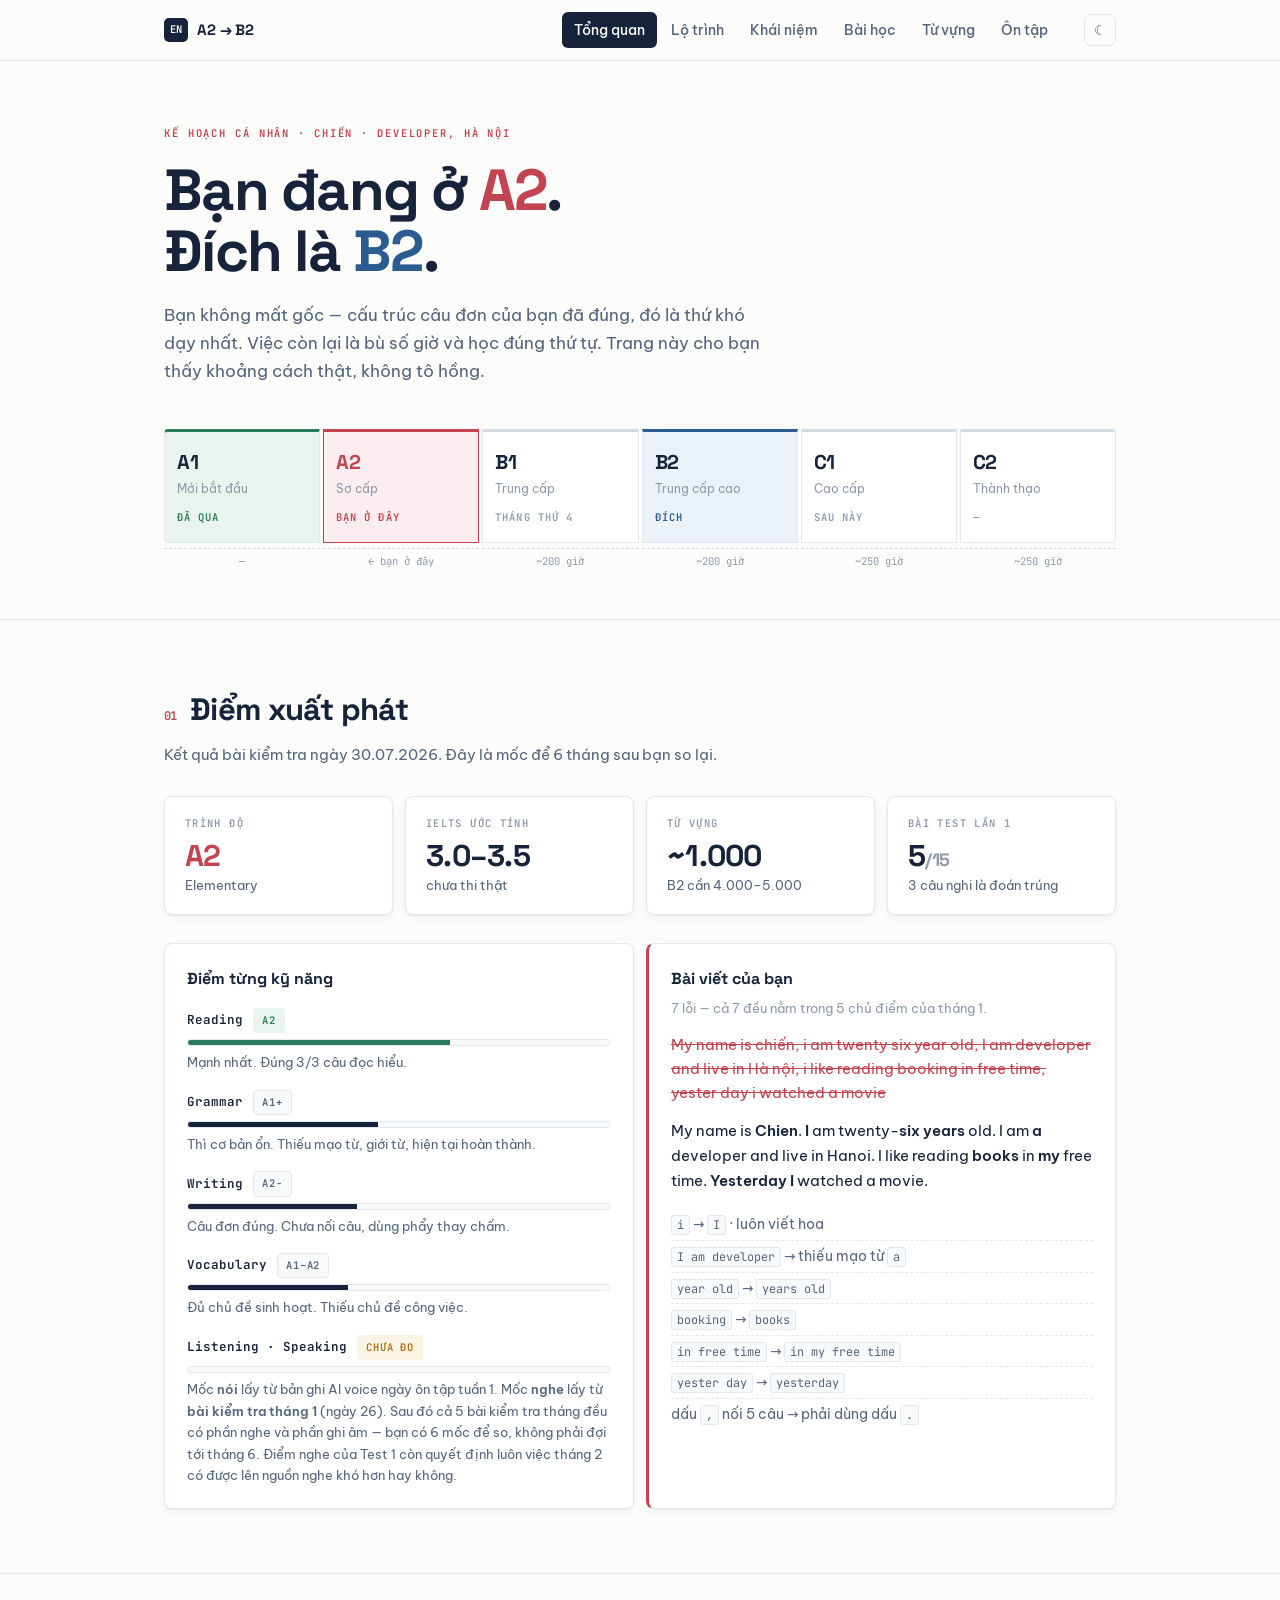
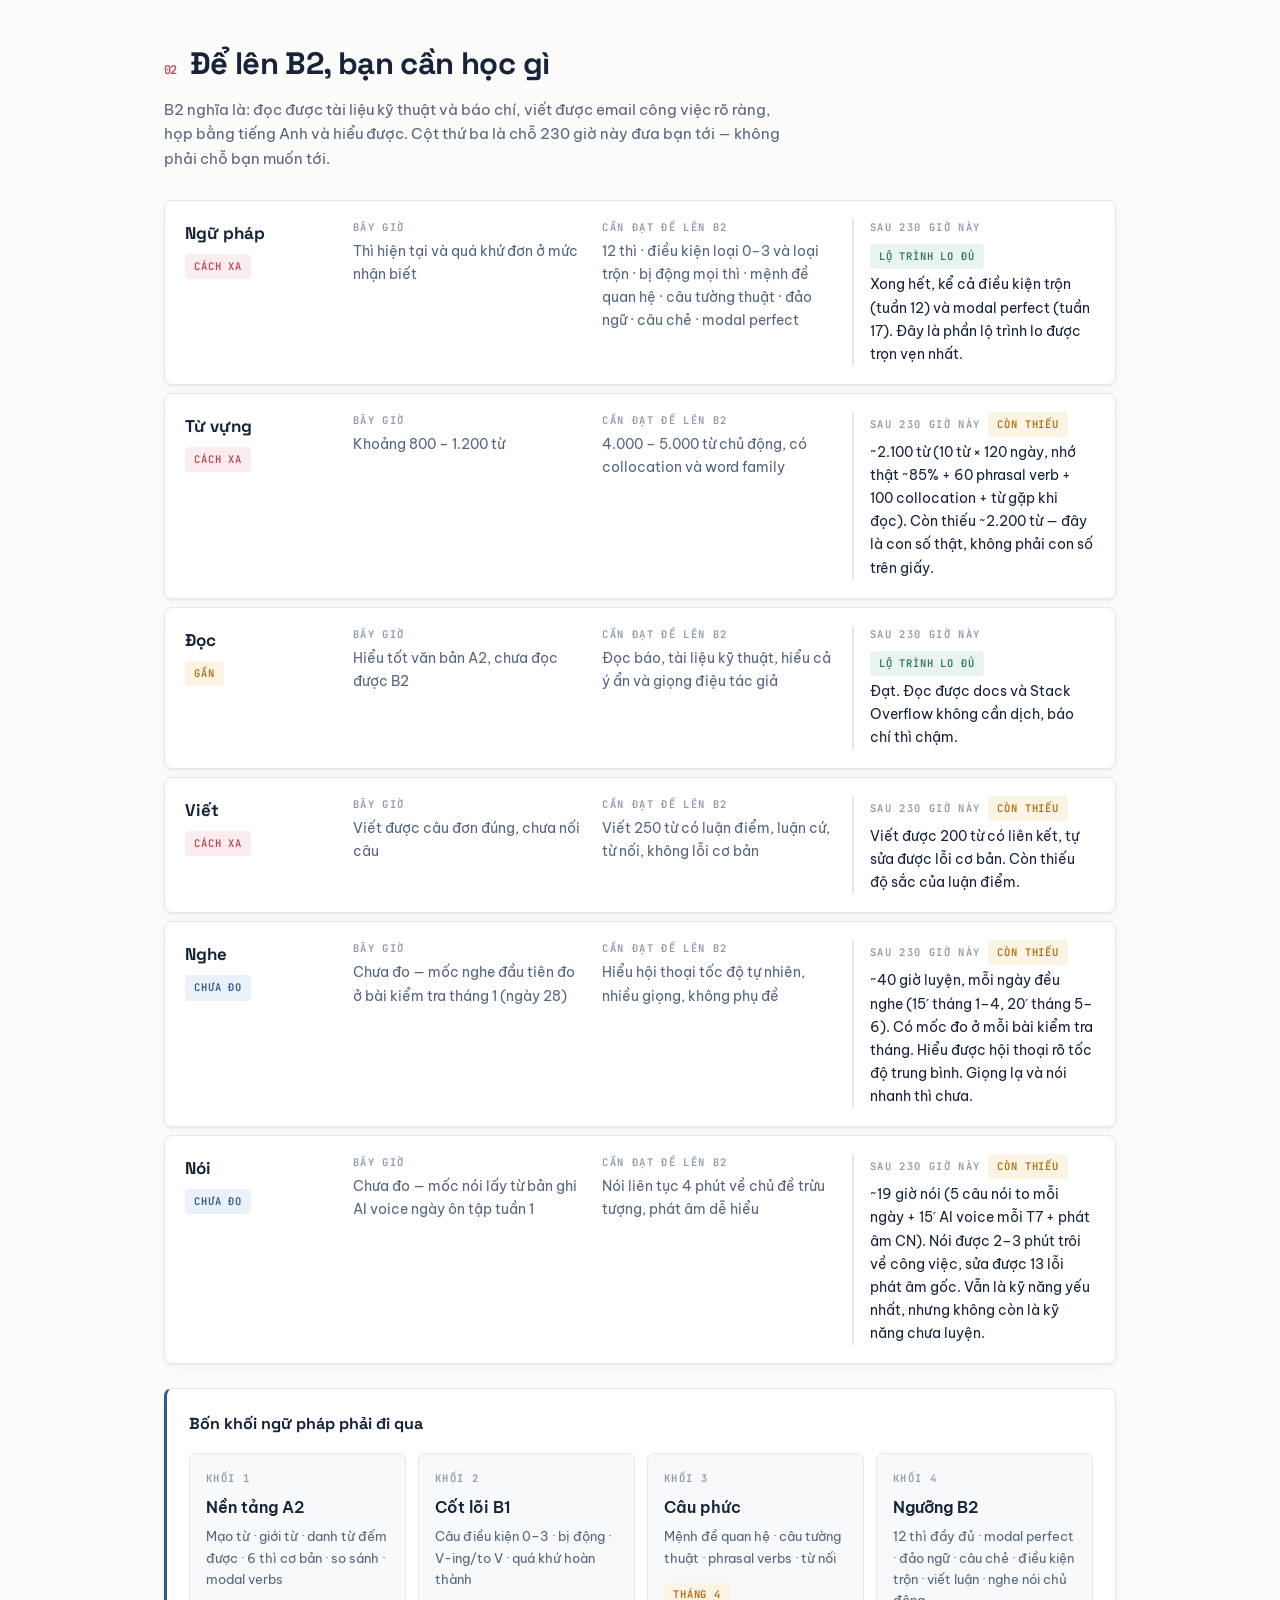
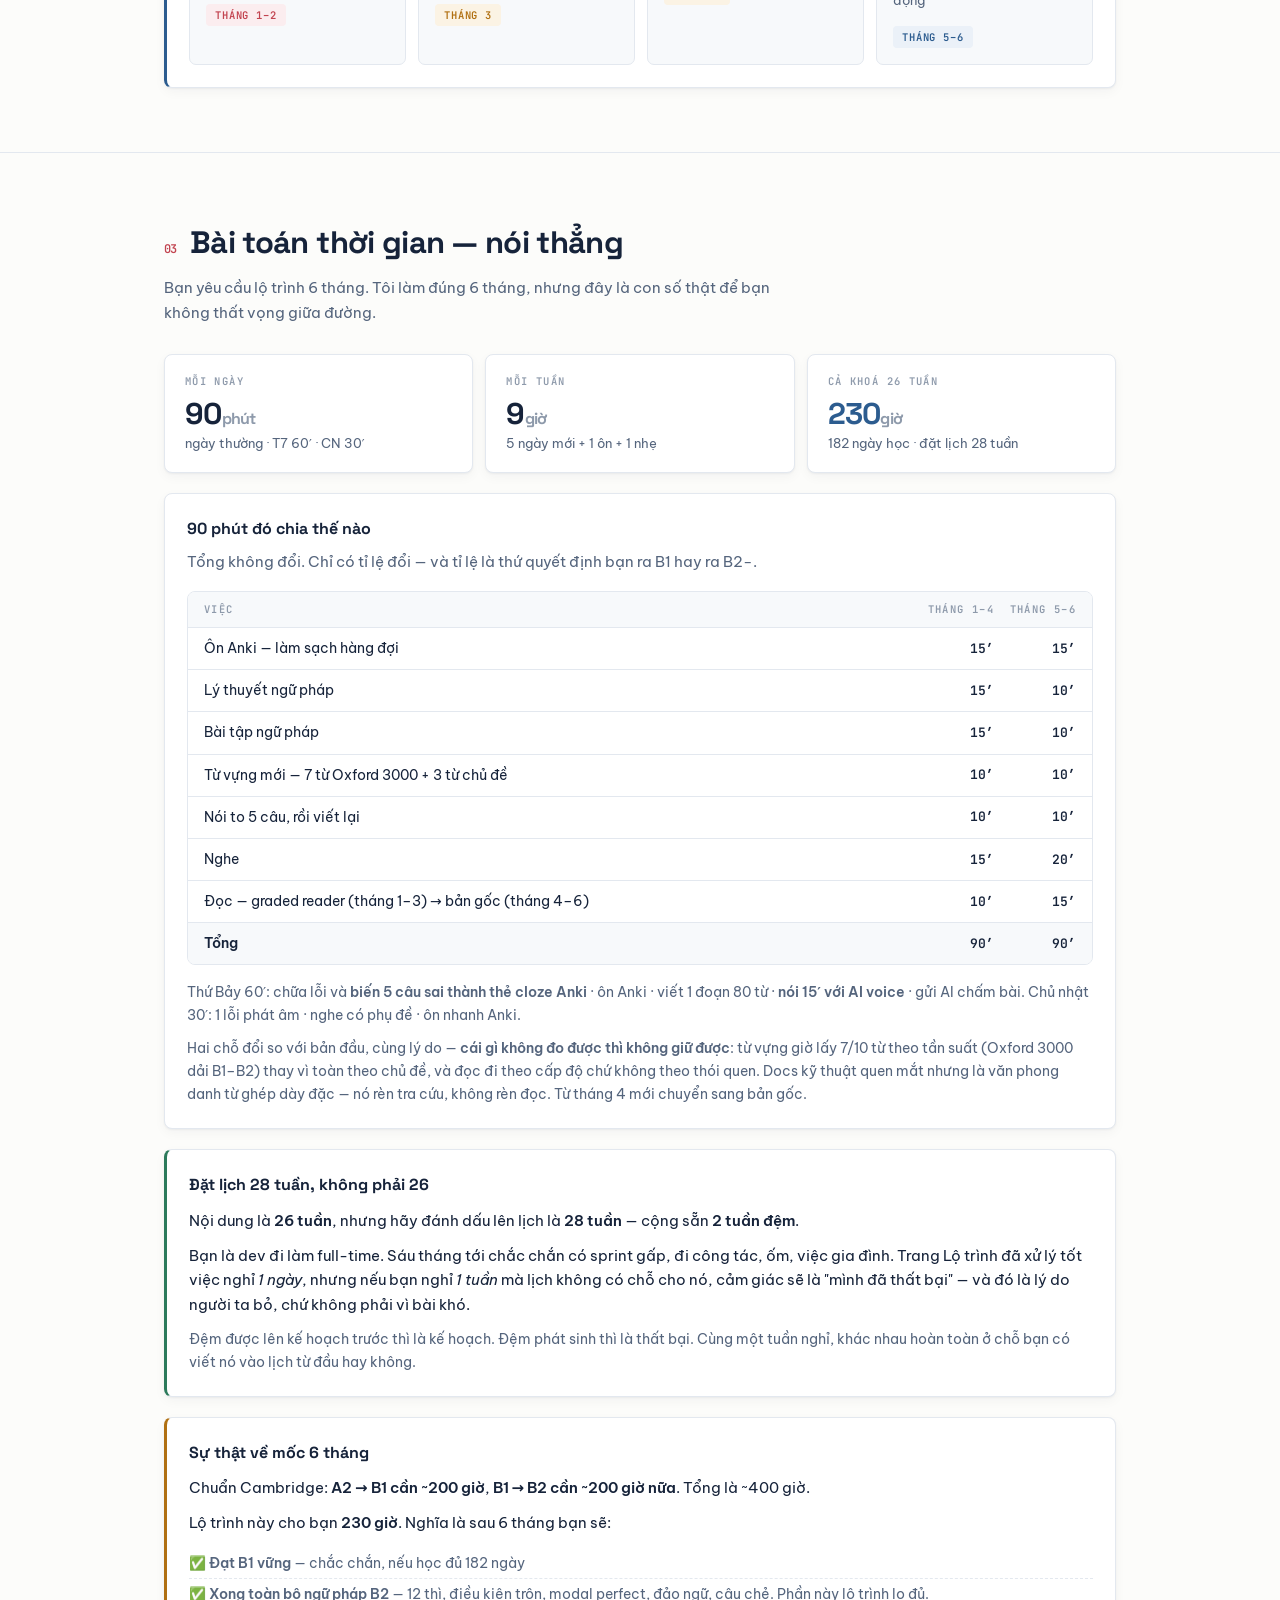
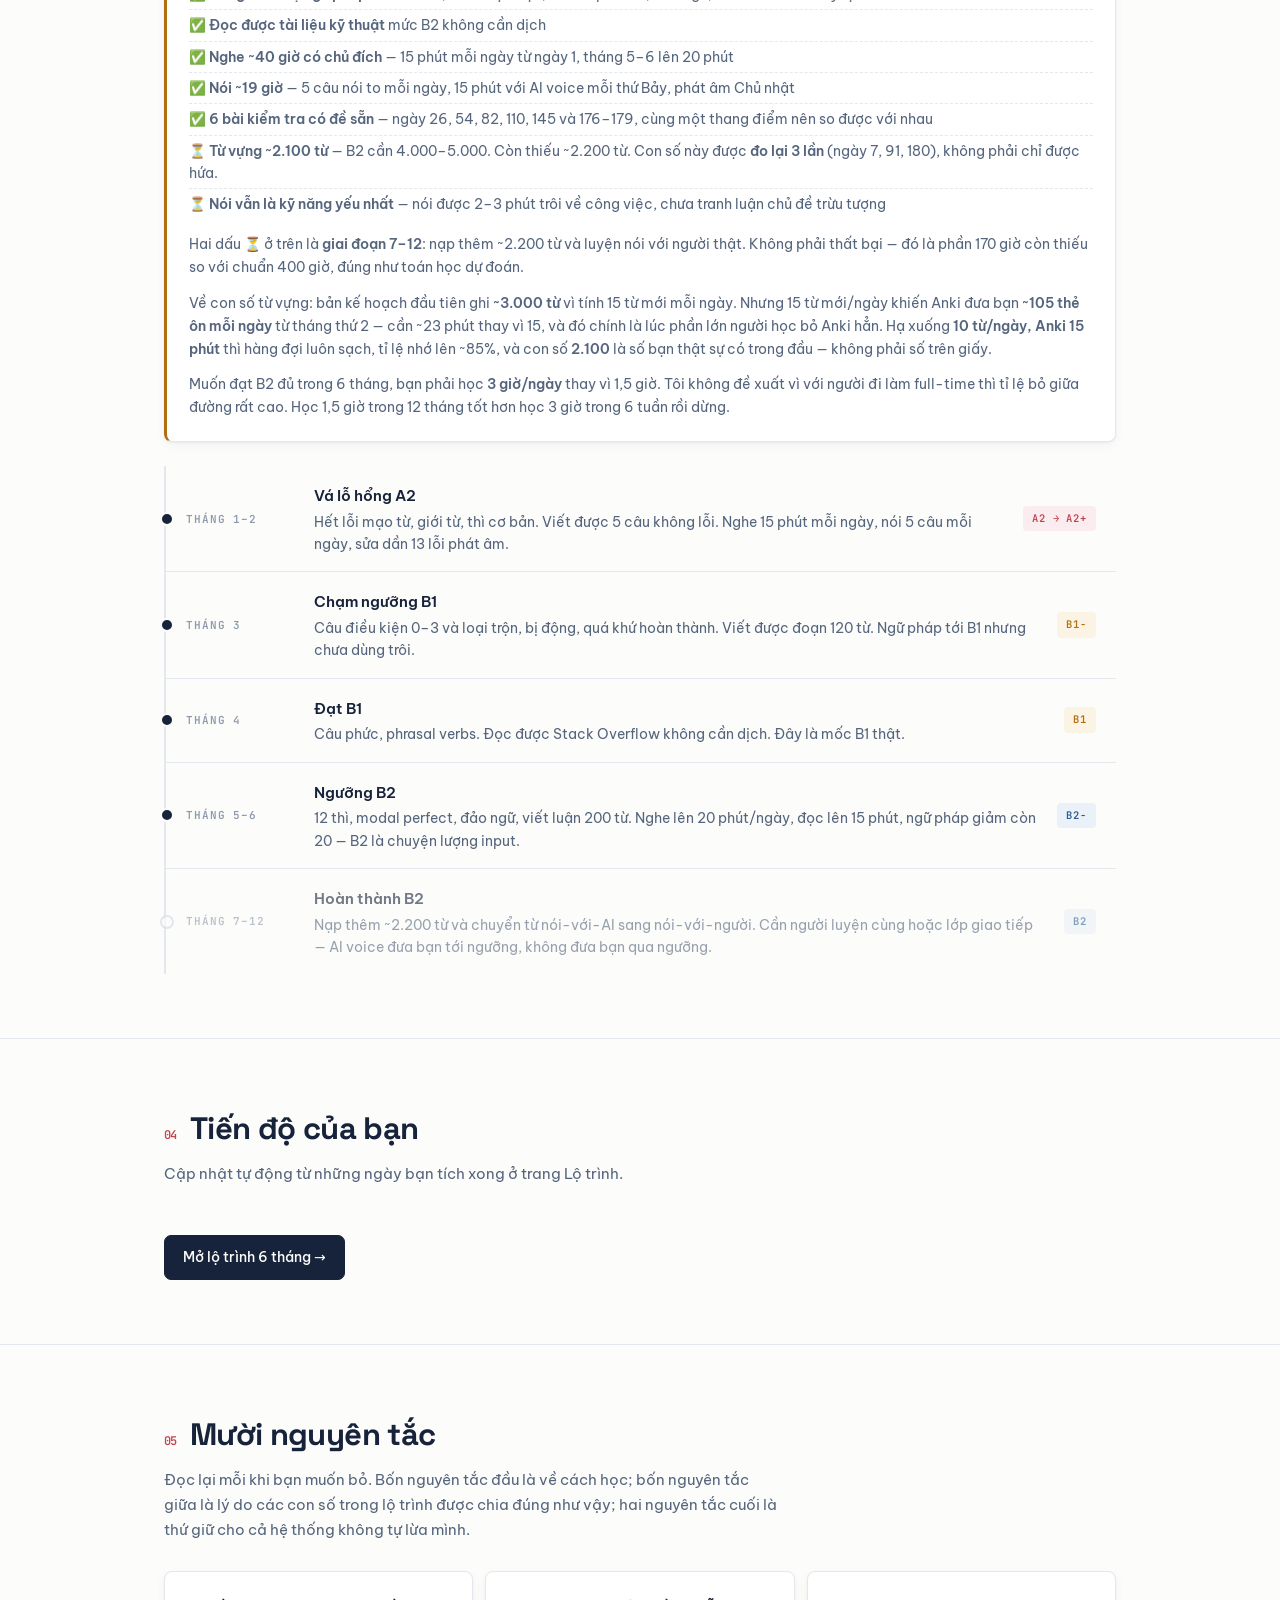
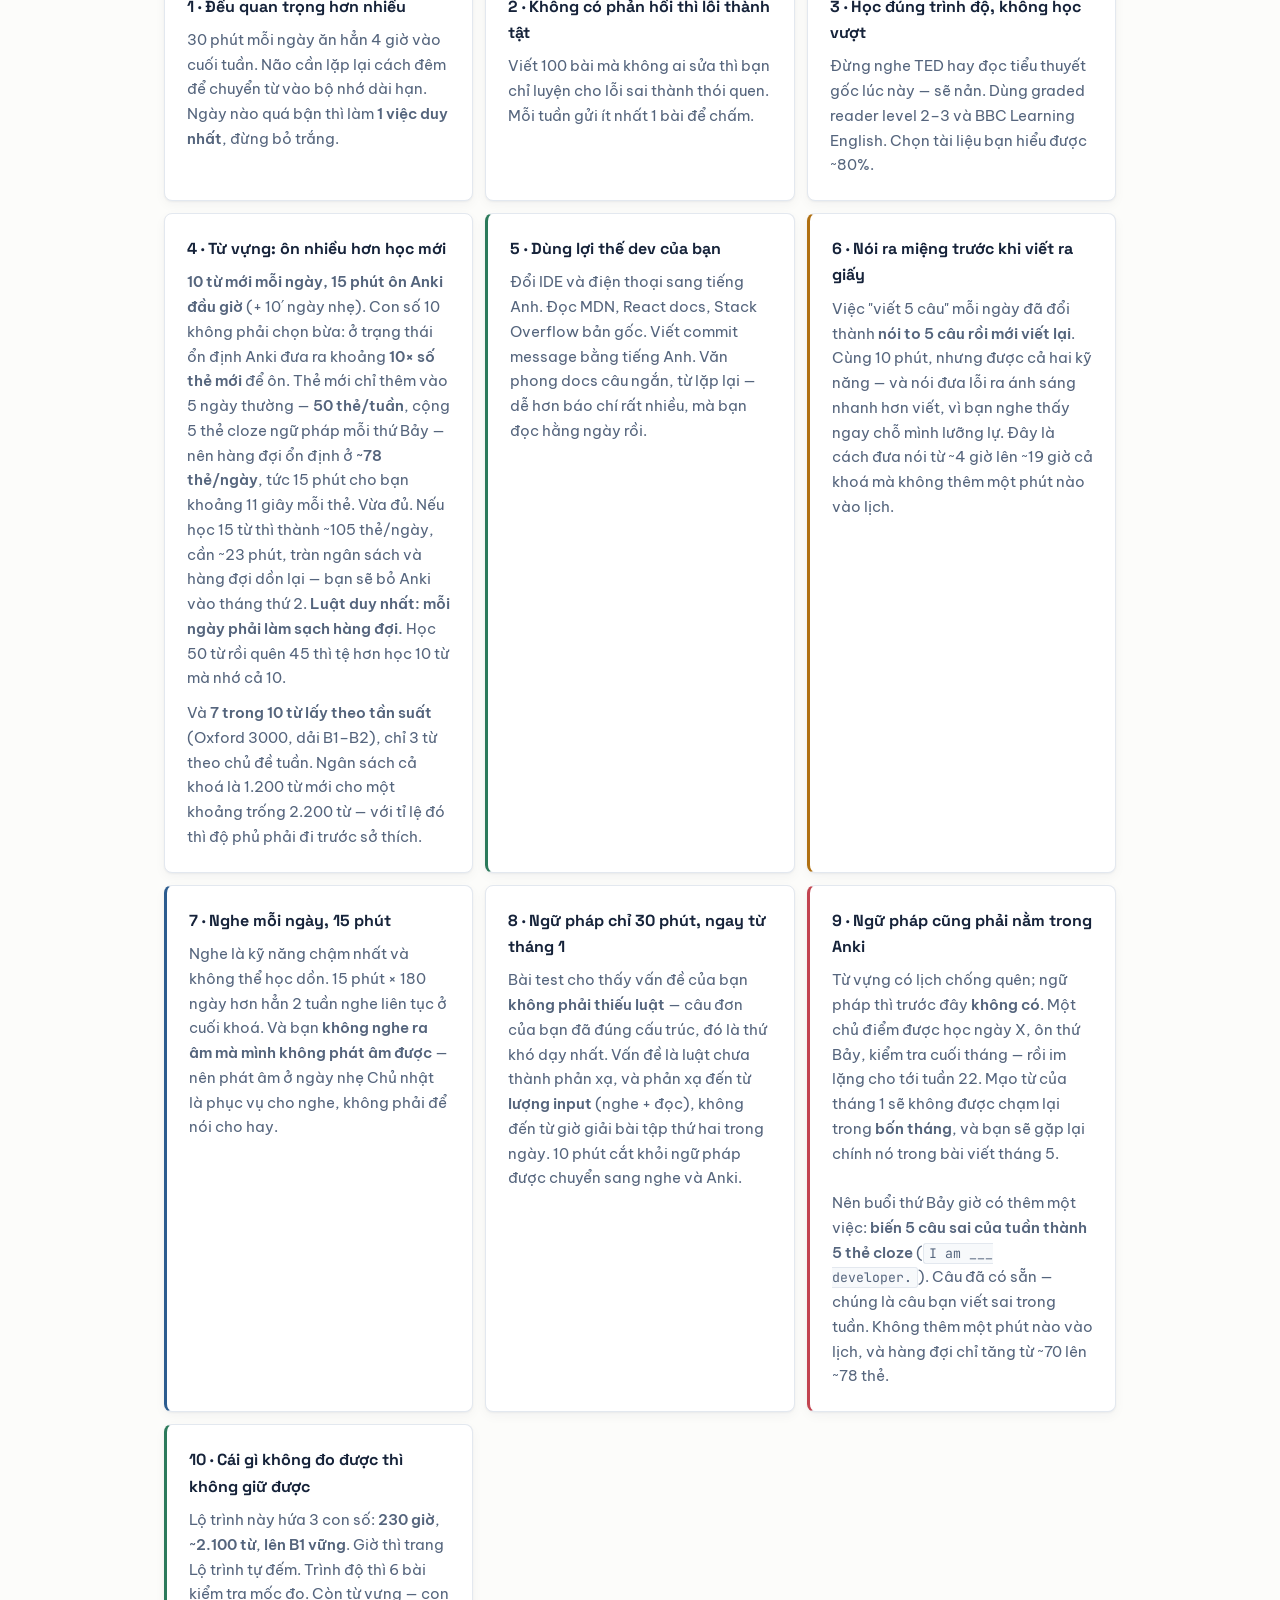
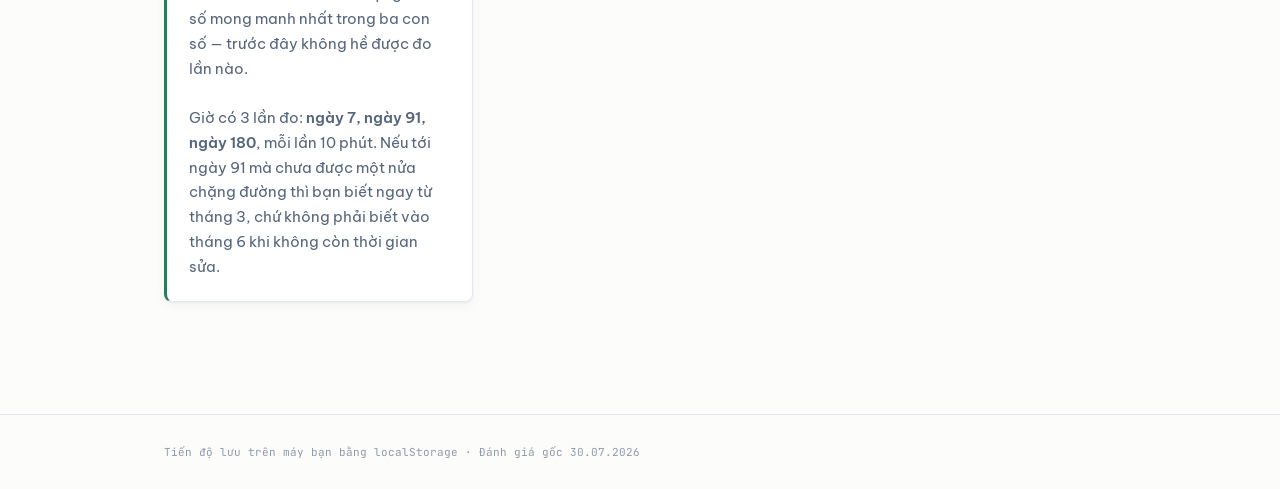
<file: index.html>
﻿<!DOCTYPE html>
<html lang="vi">
<head>
<meta charset="UTF-8">
<meta name="viewport" content="width=device-width, initial-scale=1.0">
<title>Tổng quan · Lộ trình tiếng Anh A2 → B2</title>
<link rel="preconnect" href="https://fonts.googleapis.com">
<link rel="preconnect" href="https://fonts.gstatic.com" crossorigin>
<link href="https://fonts.googleapis.com/css2?family=Be+Vietnam+Pro:wght@400;500;600&family=Space+Grotesk:wght@500;700&family=JetBrains+Mono:wght@400;600&display=swap" rel="stylesheet">
<link rel="stylesheet" href="style.css">
</head>
<body>

<nav class="nav"><div class="nav-in">
  <a class="brand" href="index.html"><i>EN</i> A2 → B2</a>
  <ul class="nav-links">
    <li><a href="index.html">Tổng quan</a></li>
    <li><a href="lo-trinh.html">Lộ trình</a></li>
    <li><a href="khai-niem.html">Khái niệm</a></li>
    <li><a href="bai-hoc.html">Bài học</a></li>
    <li><a href="tu-vung.html">Từ vựng</a></li>
    <li><a href="on-tap.html">Ôn tập</a></li>
  </ul>
  <button class="theme-btn" type="button"></button>
</div></nav>

<header class="hero"><div class="wrap">
  <p class="eyebrow">Kế hoạch cá nhân · Chiến · Developer, Hà Nội</p>
  <h1>Bạn đang ở <span style="color:var(--red)">A2</span>.<br>Đích là <span style="color:var(--blue)">B2</span>.</h1>
  <p class="lede">Bạn không mất gốc — cấu trúc câu đơn của bạn đã đúng, đó là thứ khó dạy nhất.
    Việc còn lại là bù số giờ và học đúng thứ tự. Trang này cho bạn thấy khoảng cách thật,
    không tô hồng.</p>

  <div class="ladder">
    <div class="ladder-track">
      <div class="rung past"><div class="rung-lv">A1</div><div class="rung-name">Mới bắt đầu</div><div class="rung-note">Đã qua</div></div>
      <div class="rung now"><div class="rung-lv">A2</div><div class="rung-name">Sơ cấp</div><div class="rung-note">Bạn ở đây</div></div>
      <div class="rung"><div class="rung-lv">B1</div><div class="rung-name">Trung cấp</div><div class="rung-note">Tháng thứ 4</div></div>
      <div class="rung goal"><div class="rung-lv">B2</div><div class="rung-name">Trung cấp cao</div><div class="rung-note">Đích</div></div>
      <div class="rung"><div class="rung-lv">C1</div><div class="rung-name">Cao cấp</div><div class="rung-note">Sau này</div></div>
      <div class="rung"><div class="rung-lv">C2</div><div class="rung-name">Thành thạo</div><div class="rung-note">—</div></div>
    </div>
    <div class="ladder-hours">
      <span>—</span><span>← bạn ở đây</span><span>~200 giờ</span><span>~200 giờ</span><span>~250 giờ</span><span>~250 giờ</span>
    </div>
  </div>
</div></header>

<main>

<!-- ===== 01 ĐIỂM XUẤT PHÁT ===== -->
<section class="block"><div class="wrap">
  <div class="block-head">
    <h2><span class="tag">01</span> Điểm xuất phát</h2>
    <p class="sub">Kết quả bài kiểm tra ngày 30.07.2026. Đây là mốc để 6 tháng sau bạn so lại.</p>
  </div>

  <div class="grid g4" style="margin-bottom:28px">
    <div class="stat"><div class="stat-k">Trình độ</div><div class="stat-v red">A2</div><div class="stat-n">Elementary</div></div>
    <div class="stat"><div class="stat-k">IELTS ước tính</div><div class="stat-v">3.0–3.5</div><div class="stat-n">chưa thi thật</div></div>
    <div class="stat"><div class="stat-k">Từ vựng</div><div class="stat-v">~1.000</div><div class="stat-n">B2 cần 4.000–5.000</div></div>
    <div class="stat"><div class="stat-k">Bài test lần 1</div><div class="stat-v">5<span style="font-size:18px;color:var(--ink-3)">/15</span></div><div class="stat-n">3 câu nghi là đoán trúng</div></div>
  </div>

  <div class="grid g2">
    <div class="card">
      <h4 style="margin-bottom:16px">Điểm từng kỹ năng</h4>
      <div class="skills">
        <div class="sk"><div class="sk-h"><span>Reading</span><span class="pill green">A2</span></div>
          <div class="bar g" style="--pct:62%"><i></i></div>
          <p>Mạnh nhất. Đúng 3/3 câu đọc hiểu.</p></div>
        <div class="sk"><div class="sk-h"><span>Grammar</span><span class="pill">A1+</span></div>
          <div class="bar" style="--pct:45%"><i></i></div>
          <p>Thì cơ bản ổn. Thiếu mạo từ, giới từ, hiện tại hoàn thành.</p></div>
        <div class="sk"><div class="sk-h"><span>Writing</span><span class="pill">A2−</span></div>
          <div class="bar" style="--pct:40%"><i></i></div>
          <p>Câu đơn đúng. Chưa nối câu, dùng phẩy thay chấm.</p></div>
        <div class="sk"><div class="sk-h"><span>Vocabulary</span><span class="pill">A1–A2</span></div>
          <div class="bar" style="--pct:38%"><i></i></div>
          <p>Đủ chủ đề sinh hoạt. Thiếu chủ đề công việc.</p></div>
        <div class="sk"><div class="sk-h"><span>Listening · Speaking</span><span class="pill amber">Chưa đo</span></div>
          <div class="bar" style="--pct:0%"><i></i></div>
          <p>Mốc <b>nói</b> lấy từ bản ghi AI voice ngày ôn tập tuần 1. Mốc <b>nghe</b> lấy từ <b>bài kiểm tra tháng 1</b> (ngày 26). Sau đó cả 5 bài kiểm tra tháng đều có phần nghe và phần ghi âm — bạn có 6 mốc để so, không phải đợi tới tháng 6. Điểm nghe của Test 1 còn quyết định luôn việc tháng 2 có được lên nguồn nghe khó hơn hay không.</p></div>
      </div>
    </div>

    <div class="card" style="border-left:3px solid var(--red)">
      <h4 style="margin-bottom:6px">Bài viết của bạn</h4>
      <p style="font-size:13px;color:var(--ink-3);margin-bottom:14px">7 lỗi — cả 7 đều nằm trong 5 chủ điểm của tháng 1.</p>
      <p style="color:var(--red);font-size:14.5px"><s>My name is chiến, i am twenty six year old, I am developer and live in Hà nội, i like reading booking in free time, yester day i watched a movie</s></p>
      <p style="margin-top:14px;font-size:15px">My name is <b>Chien</b>. <b>I</b> am twenty-<b>six years</b> old. I am <b>a</b> developer and live in Hanoi. I like reading <b>books</b> in <b>my</b> free time. <b>Yesterday I</b> watched a movie.</p>
      <ul class="mini" style="margin-top:16px">
        <li><code>i</code> → <code>I</code> · luôn viết hoa</li>
        <li><code>I am developer</code> → thiếu mạo từ <code>a</code></li>
        <li><code>year old</code> → <code>years old</code></li>
        <li><code>booking</code> → <code>books</code></li>
        <li><code>in free time</code> → <code>in my free time</code></li>
        <li><code>yester day</code> → <code>yesterday</code></li>
        <li>dấu <code>,</code> nối 5 câu → phải dùng dấu <code>.</code></li>
      </ul>
    </div>
  </div>
</div></section>

<!-- ===== 02 LÊN B2 CẦN GÌ ===== -->
<section class="block"><div class="wrap">
  <div class="block-head">
    <h2><span class="tag">02</span> Để lên B2, bạn cần học gì</h2>
    <p class="sub">B2 nghĩa là: đọc được tài liệu kỹ thuật và báo chí, viết được email công việc rõ ràng,
      họp bằng tiếng Anh và hiểu được. Cột thứ ba là chỗ 230 giờ này đưa bạn tới —
      không phải chỗ bạn muốn tới.</p>
  </div>
  <div class="gaptable" id="gaptable"></div>

  <div class="card" style="margin-top:24px;border-left:3px solid var(--blue)">
    <h4>Bốn khối ngữ pháp phải đi qua</h4>
    <div class="grid g4" style="margin-top:16px">
      <div class="blk"><div class="blk-n">Khối 1</div><b>Nền tảng A2</b>
        <p>Mạo từ · giới từ · danh từ đếm được · 6 thì cơ bản · so sánh · modal verbs</p><span class="pill red">Tháng 1–2</span></div>
      <div class="blk"><div class="blk-n">Khối 2</div><b>Cốt lõi B1</b>
        <p>Câu điều kiện 0–3 · bị động · V-ing/to V · quá khứ hoàn thành</p><span class="pill amber">Tháng 3</span></div>
      <div class="blk"><div class="blk-n">Khối 3</div><b>Câu phức</b>
        <p>Mệnh đề quan hệ · câu tường thuật · phrasal verbs · từ nối</p><span class="pill amber">Tháng 4</span></div>
      <div class="blk"><div class="blk-n">Khối 4</div><b>Ngưỡng B2</b>
        <p>12 thì đầy đủ · modal perfect · đảo ngữ · câu chẻ · điều kiện trộn · viết luận · nghe nói chủ động</p><span class="pill blue">Tháng 5–6</span></div>
    </div>
  </div>
</div></section>

<!-- ===== 03 BÀI TOÁN THỜI GIAN ===== -->
<section class="block"><div class="wrap">
  <div class="block-head">
    <h2><span class="tag">03</span> Bài toán thời gian — nói thẳng</h2>
    <p class="sub">Bạn yêu cầu lộ trình 6 tháng. Tôi làm đúng 6 tháng, nhưng đây là con số thật để bạn không thất vọng giữa đường.</p>
  </div>

  <div class="grid g3">
    <div class="stat"><div class="stat-k">Mỗi ngày</div><div class="stat-v">90<span style="font-size:16px;color:var(--ink-3)">phút</span></div><div class="stat-n">ngày thường · T7 60′ · CN 30′</div></div>
    <div class="stat"><div class="stat-k">Mỗi tuần</div><div class="stat-v">9<span style="font-size:16px;color:var(--ink-3)">giờ</span></div><div class="stat-n">5 ngày mới + 1 ôn + 1 nhẹ</div></div>
    <div class="stat"><div class="stat-k">Cả khoá 26 tuần</div><div class="stat-v blue">230<span style="font-size:16px;color:var(--ink-3)">giờ</span></div><div class="stat-n">182 ngày học · đặt lịch 28 tuần</div></div>
  </div>

  <div class="card" style="margin-top:20px">
    <h4>90 phút đó chia thế nào</h4>
    <p class="sub" style="margin-top:8px;margin-bottom:16px">Tổng không đổi. Chỉ có tỉ lệ đổi — và tỉ lệ là thứ quyết định bạn ra B1 hay ra B2−.</p>
    <div class="alloc">
      <div class="alloc-r alloc-h"><span>Việc</span><b>Tháng 1–4</b><b>Tháng 5–6</b></div>
      <div class="alloc-r"><span>Ôn Anki — làm sạch hàng đợi</span><b>15′</b><b>15′</b></div>
      <div class="alloc-r"><span>Lý thuyết ngữ pháp</span><b>15′</b><b>10′</b></div>
      <div class="alloc-r"><span>Bài tập ngữ pháp</span><b>15′</b><b>10′</b></div>
      <div class="alloc-r"><span>Từ vựng mới — 7 từ Oxford 3000 + 3 từ chủ đề</span><b>10′</b><b>10′</b></div>
      <div class="alloc-r"><span>Nói to 5 câu, rồi viết lại</span><b>10′</b><b>10′</b></div>
      <div class="alloc-r"><span>Nghe</span><b>15′</b><b>20′</b></div>
      <div class="alloc-r"><span>Đọc — graded reader (tháng 1–3) → bản gốc (tháng 4–6)</span><b>10′</b><b>15′</b></div>
      <div class="alloc-r alloc-t"><span>Tổng</span><b>90′</b><b>90′</b></div>
    </div>
    <p style="margin-top:16px;font-size:14px;color:var(--ink-2)">Thứ Bảy 60′: chữa lỗi và <b>biến 5 câu sai thành thẻ cloze Anki</b> · ôn Anki · viết 1 đoạn 80 từ · <b>nói 15′ với AI voice</b> · gửi AI chấm bài.
      Chủ nhật 30′: 1 lỗi phát âm · nghe có phụ đề · ôn nhanh Anki.</p>
    <p style="margin-top:10px;font-size:14px;color:var(--ink-2)">Hai chỗ đổi so với bản đầu, cùng lý do — <b>cái gì không đo được thì không giữ được</b>:
      từ vựng giờ lấy 7/10 từ theo tần suất (Oxford 3000 dải B1–B2) thay vì toàn theo chủ đề, và
      đọc đi theo cấp độ chứ không theo thói quen. Docs kỹ thuật quen mắt nhưng là văn phong danh từ ghép dày đặc —
      nó rèn tra cứu, không rèn đọc. Từ tháng 4 mới chuyển sang bản gốc.</p>
  </div>

  <div class="card" style="margin-top:20px;border-left:3px solid var(--green)">
    <h4>Đặt lịch 28 tuần, không phải 26</h4>
    <p style="margin-top:10px;font-size:15px">Nội dung là <b>26 tuần</b>, nhưng hãy đánh dấu lên lịch là <b>28 tuần</b> — cộng sẵn <b>2 tuần đệm</b>.</p>
    <p style="margin-top:10px;font-size:15px">Bạn là dev đi làm full-time. Sáu tháng tới chắc chắn có sprint gấp, đi công tác, ốm, việc gia đình. Trang Lộ trình đã xử lý tốt việc nghỉ <em>1 ngày</em>, nhưng nếu bạn nghỉ <em>1 tuần</em> mà lịch không có chỗ cho nó, cảm giác sẽ là "mình đã thất bại" — và đó là lý do người ta bỏ, chứ không phải vì bài khó.</p>
    <p style="margin-top:10px;font-size:14px;color:var(--ink-2)">Đệm được lên kế hoạch trước thì là kế hoạch. Đệm phát sinh thì là thất bại. Cùng một tuần nghỉ, khác nhau hoàn toàn ở chỗ bạn có viết nó vào lịch từ đầu hay không.</p>
  </div>

  <div class="card" style="margin-top:20px;border-left:3px solid var(--amber)">
    <h4>Sự thật về mốc 6 tháng</h4>
    <p style="margin-top:10px;font-size:15px">Chuẩn Cambridge: <b>A2 → B1 cần ~200 giờ</b>, <b>B1 → B2 cần ~200 giờ nữa</b>. Tổng là ~400 giờ.</p>
    <p style="margin-top:10px;font-size:15px">Lộ trình này cho bạn <b>230 giờ</b>. Nghĩa là sau 6 tháng bạn sẽ:</p>
    <ul class="mini" style="margin-top:12px">
      <li>✅ <b>Đạt B1 vững</b> — chắc chắn, nếu học đủ 182 ngày</li>
      <li>✅ <b>Xong toàn bộ ngữ pháp B2</b> — 12 thì, điều kiện trộn, modal perfect, đảo ngữ, câu chẻ. Phần này lộ trình lo đủ.</li>
      <li>✅ <b>Đọc được tài liệu kỹ thuật</b> mức B2 không cần dịch</li>
      <li>✅ <b>Nghe ~40 giờ có chủ đích</b> — 15 phút mỗi ngày từ ngày 1, tháng 5–6 lên 20 phút</li>
      <li>✅ <b>Nói ~19 giờ</b> — 5 câu nói to mỗi ngày, 15 phút với AI voice mỗi thứ Bảy, phát âm Chủ nhật</li>
      <li>✅ <b>6 bài kiểm tra có đề sẵn</b> — ngày 26, 54, 82, 110, 145 và 176–179, cùng một thang điểm nên so được với nhau</li>
      <li>⏳ <b>Từ vựng ~2.100 từ</b> — B2 cần 4.000–5.000. Còn thiếu ~2.200 từ. Con số này được <b>đo lại 3 lần</b> (ngày 7, 91, 180), không phải chỉ được hứa.</li>
      <li>⏳ <b>Nói vẫn là kỹ năng yếu nhất</b> — nói được 2–3 phút trôi về công việc, chưa tranh luận chủ đề trừu tượng</li>
    </ul>
    <p style="margin-top:14px;font-size:14px;color:var(--ink-2)">Hai dấu ⏳ ở trên là <b>giai đoạn 7–12</b>: nạp thêm ~2.200 từ và luyện nói với người thật. Không phải thất bại — đó là phần 170 giờ còn thiếu so với chuẩn 400 giờ, đúng như toán học dự đoán.</p>
    <p style="margin-top:12px;font-size:14px;color:var(--ink-2)">Về con số từ vựng: bản kế hoạch đầu tiên ghi <b>~3.000 từ</b> vì tính 15 từ mới mỗi ngày. Nhưng 15 từ mới/ngày khiến Anki đưa bạn <b>~105 thẻ ôn mỗi ngày</b> từ tháng thứ 2 — cần ~23 phút thay vì 15, và đó chính là lúc phần lớn người học bỏ Anki hẳn. Hạ xuống <b>10 từ/ngày, Anki 15 phút</b> thì hàng đợi luôn sạch, tỉ lệ nhớ lên ~85%, và con số <b>2.100</b> là số bạn thật sự có trong đầu — không phải số trên giấy.</p>
    <p style="margin-top:12px;font-size:14px;color:var(--ink-2)">Muốn đạt B2 đủ trong 6 tháng, bạn phải học <b>3 giờ/ngày</b> thay vì 1,5 giờ. Tôi không đề xuất vì với người đi làm full-time thì tỉ lệ bỏ giữa đường rất cao. Học 1,5 giờ trong 12 tháng tốt hơn học 3 giờ trong 6 tuần rồi dừng.</p>
  </div>

  <div class="timeline">
    <div class="tl"><span class="tl-m">Tháng 1–2</span><div class="tl-b"><b>Vá lỗ hổng A2</b><p>Hết lỗi mạo từ, giới từ, thì cơ bản. Viết được 5 câu không lỗi. Nghe 15 phút mỗi ngày, nói 5 câu mỗi ngày, sửa dần 13 lỗi phát âm.</p></div><span class="pill red">A2 → A2+</span></div>
    <div class="tl"><span class="tl-m">Tháng 3</span><div class="tl-b"><b>Chạm ngưỡng B1</b><p>Câu điều kiện 0–3 và loại trộn, bị động, quá khứ hoàn thành. Viết được đoạn 120 từ. Ngữ pháp tới B1 nhưng chưa dùng trôi.</p></div><span class="pill amber">B1−</span></div>
    <div class="tl"><span class="tl-m">Tháng 4</span><div class="tl-b"><b>Đạt B1</b><p>Câu phức, phrasal verbs. Đọc được Stack Overflow không cần dịch. Đây là mốc B1 thật.</p></div><span class="pill amber">B1</span></div>
    <div class="tl"><span class="tl-m">Tháng 5–6</span><div class="tl-b"><b>Ngưỡng B2</b><p>12 thì, modal perfect, đảo ngữ, viết luận 200 từ. Nghe lên 20 phút/ngày, đọc lên 15 phút, ngữ pháp giảm còn 20 — B2 là chuyện lượng input.</p></div><span class="pill blue">B2−</span></div>
    <div class="tl next"><span class="tl-m">Tháng 7–12</span><div class="tl-b"><b>Hoàn thành B2</b><p>Nạp thêm ~2.200 từ và chuyển từ nói-với-AI sang nói-với-người. Cần người luyện cùng hoặc lớp giao tiếp — AI voice đưa bạn tới ngưỡng, không đưa bạn qua ngưỡng.</p></div><span class="pill blue">B2</span></div>
  </div>
</div></section>

<!-- ===== 04 TIẾN ĐỘ ===== -->
<section class="block"><div class="wrap">
  <div class="block-head">
    <h2><span class="tag">04</span> Tiến độ của bạn</h2>
    <p class="sub">Cập nhật tự động từ những ngày bạn tích xong ở trang Lộ trình.</p>
  </div>
  <div class="grid g4" id="prog"></div>
  <p style="margin-top:20px"><a href="lo-trinh.html" class="btn">Mở lộ trình 6 tháng →</a></p>
</div></section>

<!-- ===== 05 NGUYÊN TẮC ===== -->
<section class="block"><div class="wrap">
  <div class="block-head">
    <h2><span class="tag">05</span> Mười nguyên tắc</h2>
    <p class="sub">Đọc lại mỗi khi bạn muốn bỏ. Bốn nguyên tắc đầu là về cách học; bốn nguyên tắc giữa là lý do các con số trong lộ trình được chia đúng như vậy; hai nguyên tắc cuối là thứ giữ cho cả hệ thống không tự lừa mình.</p>
  </div>
  <div class="grid g2">
    <div class="card"><h4>1 · Đều quan trọng hơn nhiều</h4><p class="sub" style="margin-top:8px">30 phút mỗi ngày ăn hẳn 4 giờ vào cuối tuần. Não cần lặp lại cách đêm để chuyển từ vào bộ nhớ dài hạn. Ngày nào quá bận thì làm <b>1 việc duy nhất</b>, đừng bỏ trắng.</p></div>
    <div class="card"><h4>2 · Không có phản hồi thì lỗi thành tật</h4><p class="sub" style="margin-top:8px">Viết 100 bài mà không ai sửa thì bạn chỉ luyện cho lỗi sai thành thói quen. Mỗi tuần gửi ít nhất 1 bài để chấm.</p></div>
    <div class="card"><h4>3 · Học đúng trình độ, không học vượt</h4><p class="sub" style="margin-top:8px">Đừng nghe TED hay đọc tiểu thuyết gốc lúc này — sẽ nản. Dùng graded reader level 2–3 và BBC Learning English. Chọn tài liệu bạn hiểu được ~80%.</p></div>
    <div class="card"><h4>4 · Từ vựng: ôn nhiều hơn học mới</h4><p class="sub" style="margin-top:8px"><b>10 từ mới mỗi ngày, 15 phút ôn Anki đầu giờ</b> (+ 10′ ngày nhẹ). Con số 10 không phải chọn bừa: ở trạng thái ổn định Anki đưa ra khoảng <b>10× số thẻ mới</b> để ôn. Thẻ mới chỉ thêm vào 5 ngày thường — <b>50 thẻ/tuần</b>, cộng 5 thẻ cloze ngữ pháp mỗi thứ Bảy — nên hàng đợi ổn định ở <b>~78 thẻ/ngày</b>, tức 15 phút cho bạn khoảng 11 giây mỗi thẻ. Vừa đủ. Nếu học 15 từ thì thành ~105 thẻ/ngày, cần ~23 phút, tràn ngân sách và hàng đợi dồn lại — bạn sẽ bỏ Anki vào tháng thứ 2. <b>Luật duy nhất: mỗi ngày phải làm sạch hàng đợi.</b> Học 50 từ rồi quên 45 thì tệ hơn học 10 từ mà nhớ cả 10.</p>
      <p class="sub" style="margin-top:10px">Và <b>7 trong 10 từ lấy theo tần suất</b> (Oxford 3000, dải B1–B2), chỉ 3 từ theo chủ đề tuần. Ngân sách cả khoá là 1.200 từ mới cho một khoảng trống 2.200 từ — với tỉ lệ đó thì độ phủ phải đi trước sở thích.</p></div>
    <div class="card" style="border-left:3px solid var(--green)"><h4>5 · Dùng lợi thế dev của bạn</h4><p class="sub" style="margin-top:8px">Đổi IDE và điện thoại sang tiếng Anh. Đọc MDN, React docs, Stack Overflow bản gốc. Viết commit message bằng tiếng Anh. Văn phong docs câu ngắn, từ lặp lại — dễ hơn báo chí rất nhiều, mà bạn đọc hằng ngày rồi.</p></div>
    <div class="card" style="border-left:3px solid var(--amber)"><h4>6 · Nói ra miệng trước khi viết ra giấy</h4><p class="sub" style="margin-top:8px">Việc "viết 5 câu" mỗi ngày đã đổi thành <b>nói to 5 câu rồi mới viết lại</b>. Cùng 10 phút, nhưng được cả hai kỹ năng — và nói đưa lỗi ra ánh sáng nhanh hơn viết, vì bạn nghe thấy ngay chỗ mình lưỡng lự. Đây là cách đưa nói từ ~4 giờ lên ~19 giờ cả khoá mà không thêm một phút nào vào lịch.</p></div>
    <div class="card" style="border-left:3px solid var(--blue)"><h4>7 · Nghe mỗi ngày, 15 phút</h4><p class="sub" style="margin-top:8px">Nghe là kỹ năng chậm nhất và không thể học dồn. 15 phút × 180 ngày hơn hẳn 2 tuần nghe liên tục ở cuối khoá. Và bạn <b>không nghe ra âm mà mình không phát âm được</b> — nên phát âm ở ngày nhẹ Chủ nhật là phục vụ cho nghe, không phải để nói cho hay.</p></div>
    <div class="card"><h4>8 · Ngữ pháp chỉ 30 phút, ngay từ tháng 1</h4><p class="sub" style="margin-top:8px">Bài test cho thấy vấn đề của bạn <b>không phải thiếu luật</b> — câu đơn của bạn đã đúng cấu trúc, đó là thứ khó dạy nhất. Vấn đề là luật chưa thành phản xạ, và phản xạ đến từ <b>lượng input</b> (nghe + đọc), không đến từ giờ giải bài tập thứ hai trong ngày. 10 phút cắt khỏi ngữ pháp được chuyển sang nghe và Anki.</p></div>
    <div class="card" style="border-left:3px solid var(--red)"><h4>9 · Ngữ pháp cũng phải nằm trong Anki</h4><p class="sub" style="margin-top:8px">Từ vựng có lịch chống quên; ngữ pháp thì trước đây <b>không có</b>. Một chủ điểm được học ngày X, ôn thứ Bảy, kiểm tra cuối tháng — rồi im lặng cho tới tuần 22. Mạo từ của tháng 1 sẽ không được chạm lại trong <b>bốn tháng</b>, và bạn sẽ gặp lại chính nó trong bài viết tháng 5.<br><br>Nên buổi thứ Bảy giờ có thêm một việc: <b>biến 5 câu sai của tuần thành 5 thẻ cloze</b> (<code>I am ___ developer.</code>). Câu đã có sẵn — chúng là câu bạn viết sai trong tuần. Không thêm một phút nào vào lịch, và hàng đợi chỉ tăng từ ~70 lên ~78 thẻ.</p></div>
    <div class="card" style="border-left:3px solid var(--green)"><h4>10 · Cái gì không đo được thì không giữ được</h4><p class="sub" style="margin-top:8px">Lộ trình này hứa 3 con số: <b>230 giờ</b>, <b>~2.100 từ</b>, <b>lên B1 vững</b>. Giờ thì trang Lộ trình tự đếm. Trình độ thì 6 bài kiểm tra mốc đo. Còn từ vựng — con số mong manh nhất trong ba con số — trước đây không hề được đo lần nào.<br><br>Giờ có 3 lần đo: <b>ngày 7, ngày 91, ngày 180</b>, mỗi lần 10 phút. Nếu tới ngày 91 mà chưa được một nửa chặng đường thì bạn biết ngay từ tháng 3, chứ không phải biết vào tháng 6 khi không còn thời gian sửa.</p></div>
  </div>
</div></section>

</main>

<footer class="foot"><div class="wrap"><p>Tiến độ lưu trên máy bạn bằng localStorage · Đánh giá gốc 30.07.2026</p></div></footer>

<script src="data.js"></script>
<script src="app.js"></script>
<script>
/* Bảng khoảng cách lên B2 */
const gapLabel   = { high:['Cách xa','red'], mid:['Gần','amber'], unknown:['Chưa đo','blue'] };
const reachLabel = { full:['Lộ trình lo đủ','green'], part:['Còn thiếu','amber'] };
document.getElementById('gaptable').innerHTML = B2_MAP.map(r => {
  const [txt, cls]  = gapLabel[r.gap];
  const [rtxt, rcls] = reachLabel[r.reach];
  return `<div class="gap">
    <div class="gap-a">${r.area}<span class="pill ${cls}">${txt}</span></div>
    <div class="gap-c"><span class="gap-k">Bây giờ</span><p>${r.now}</p></div>
    <div class="gap-c"><span class="gap-k">Cần đạt để lên B2</span><p>${r.need}</p></div>
    <div class="gap-c after"><span class="gap-k">Sau 230 giờ này ${
      `<span class="pill ${rcls}">${rtxt}</span>`}</span><p>${r.plan}</p></div>
  </div>`;
}).join('');

/* Tiến độ */
const d = countDone(), h = hoursDone(), pct = Math.round(d / 182 * 100);
document.getElementById('prog').innerHTML = `
  <div class="stat"><div class="stat-k">Ngày đã học</div><div class="stat-v green">${d}<span style="font-size:18px;color:var(--ink-3)">/182</span></div><div class="stat-n">${pct}% lộ trình</div></div>
  <div class="stat"><div class="stat-k">Giờ đã học</div><div class="stat-v">${h.toFixed(1)}<span style="font-size:16px;color:var(--ink-3)">giờ</span></div><div class="stat-n">mục tiêu ${hoursTotalLabel()} giờ</div></div>
  <div class="stat"><div class="stat-k">Học tiếp từ ngày</div><div class="stat-v blue">${currentDayNo()}</div><div class="stat-n">${
    daysBehind() ? `chậm ${daysBehind()} ngày so với lịch` : `đúng lịch · bắt đầu ${startDate().split('-').reverse().join('.')}`}</div></div>
  <div class="stat"><div class="stat-k">Còn lại</div><div class="stat-v">${182 - d}<span style="font-size:16px;color:var(--ink-3)">ngày</span></div><div class="stat-n">≈ ${Math.max(0, hoursTotalLabel()-h).toFixed(0)} giờ nữa</div></div>`;
</script>
</body>
</html>
</file>
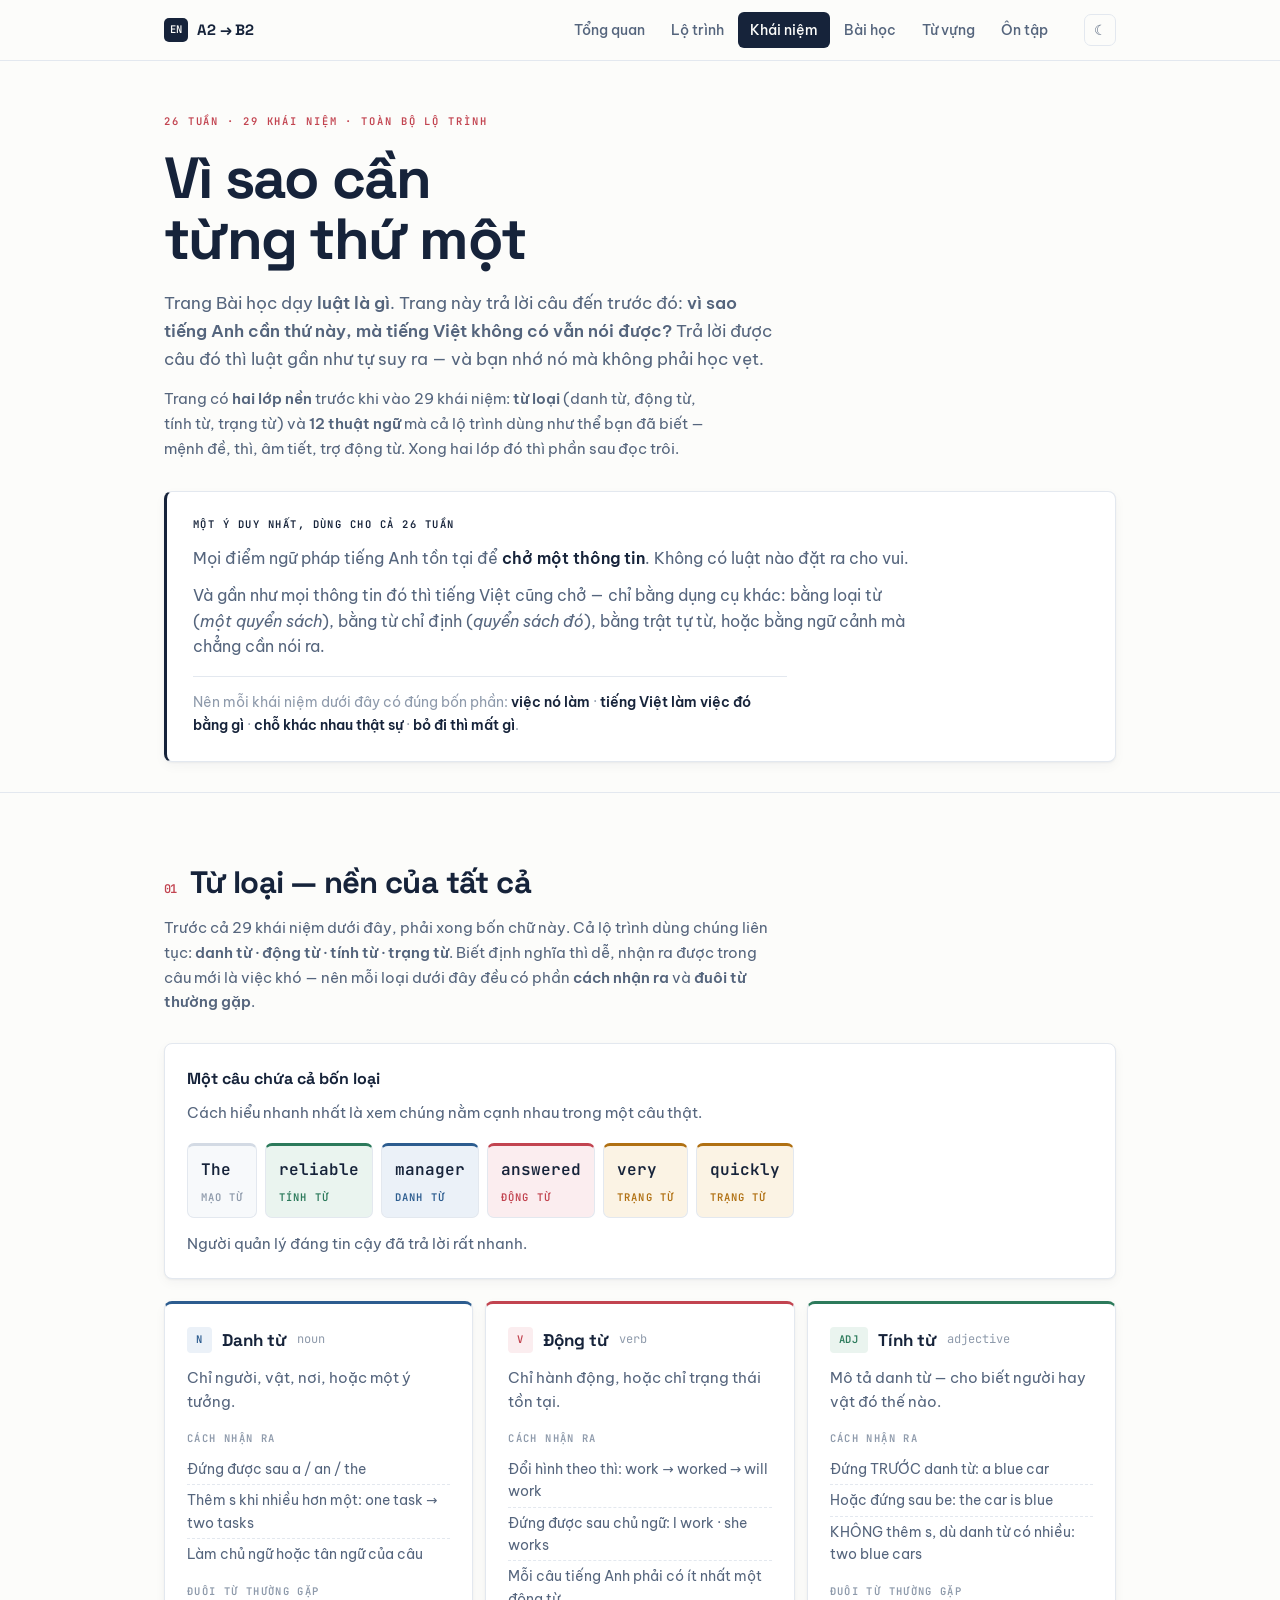
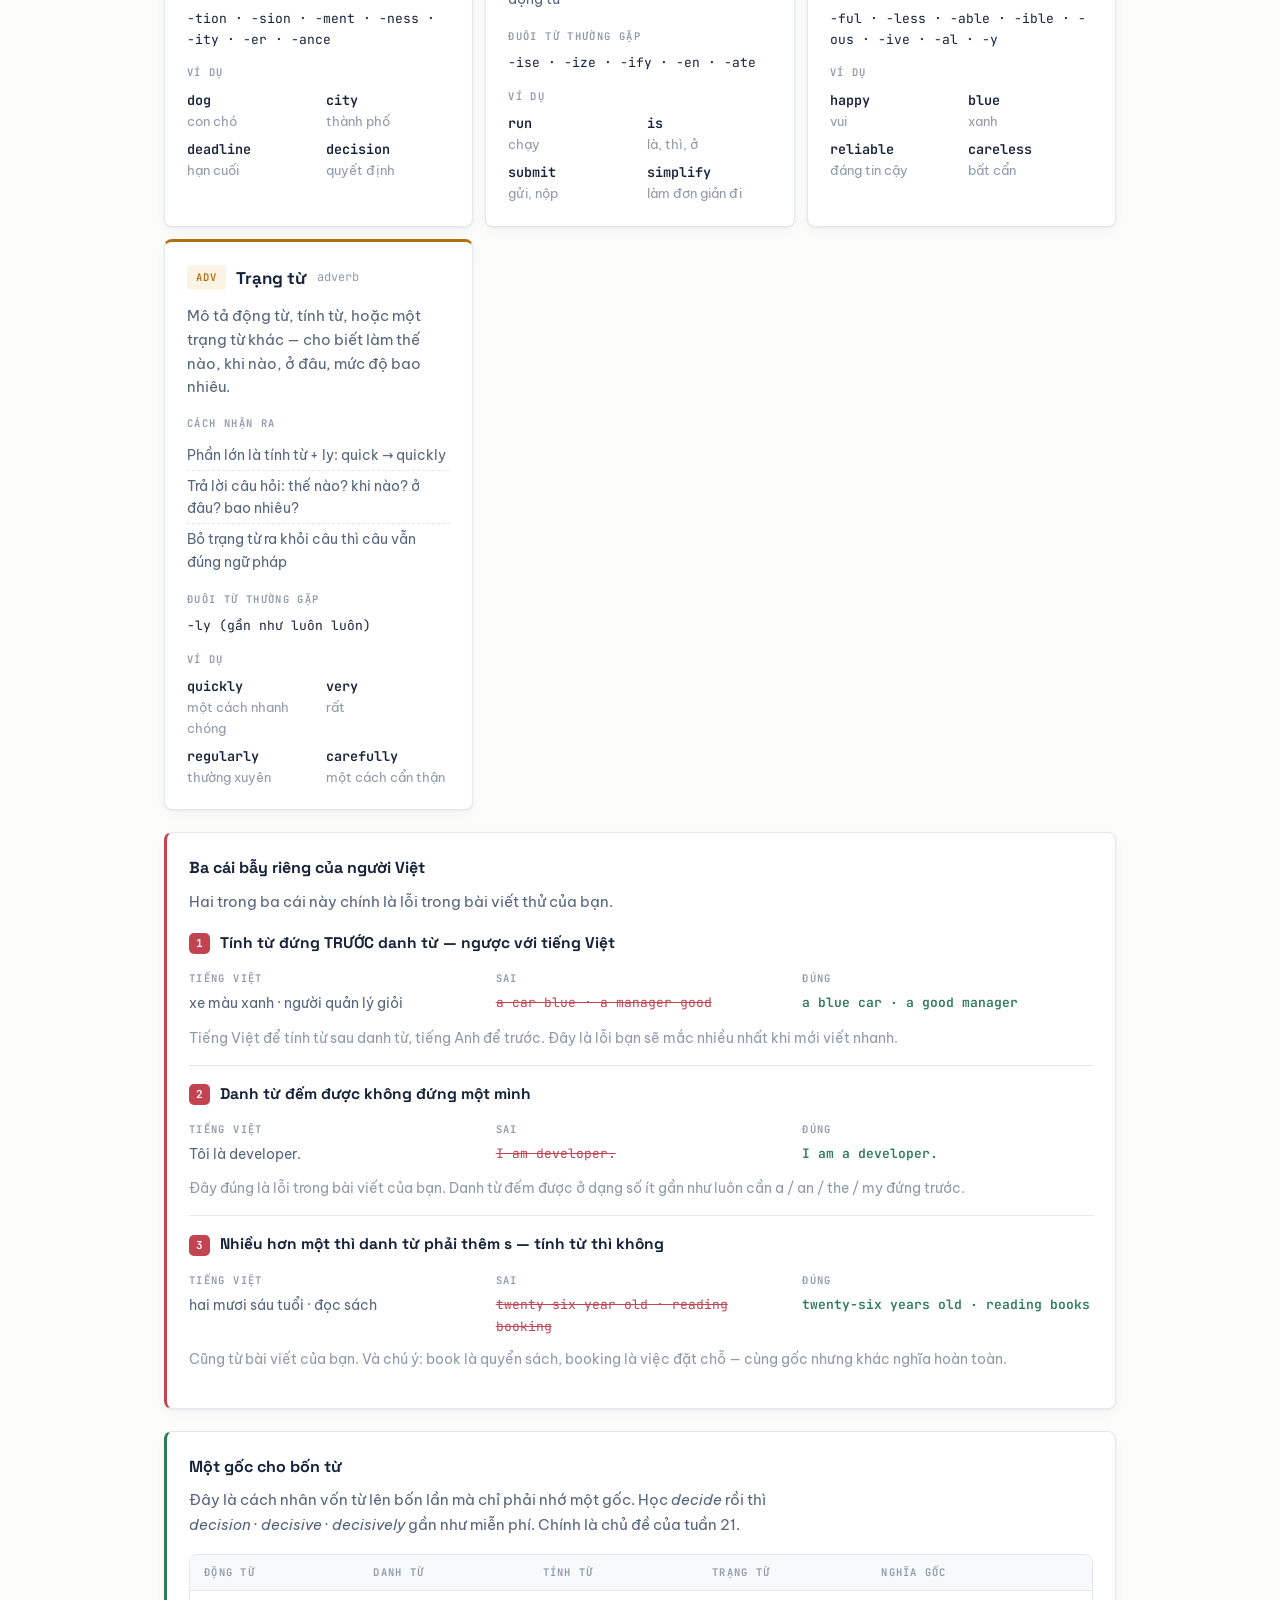
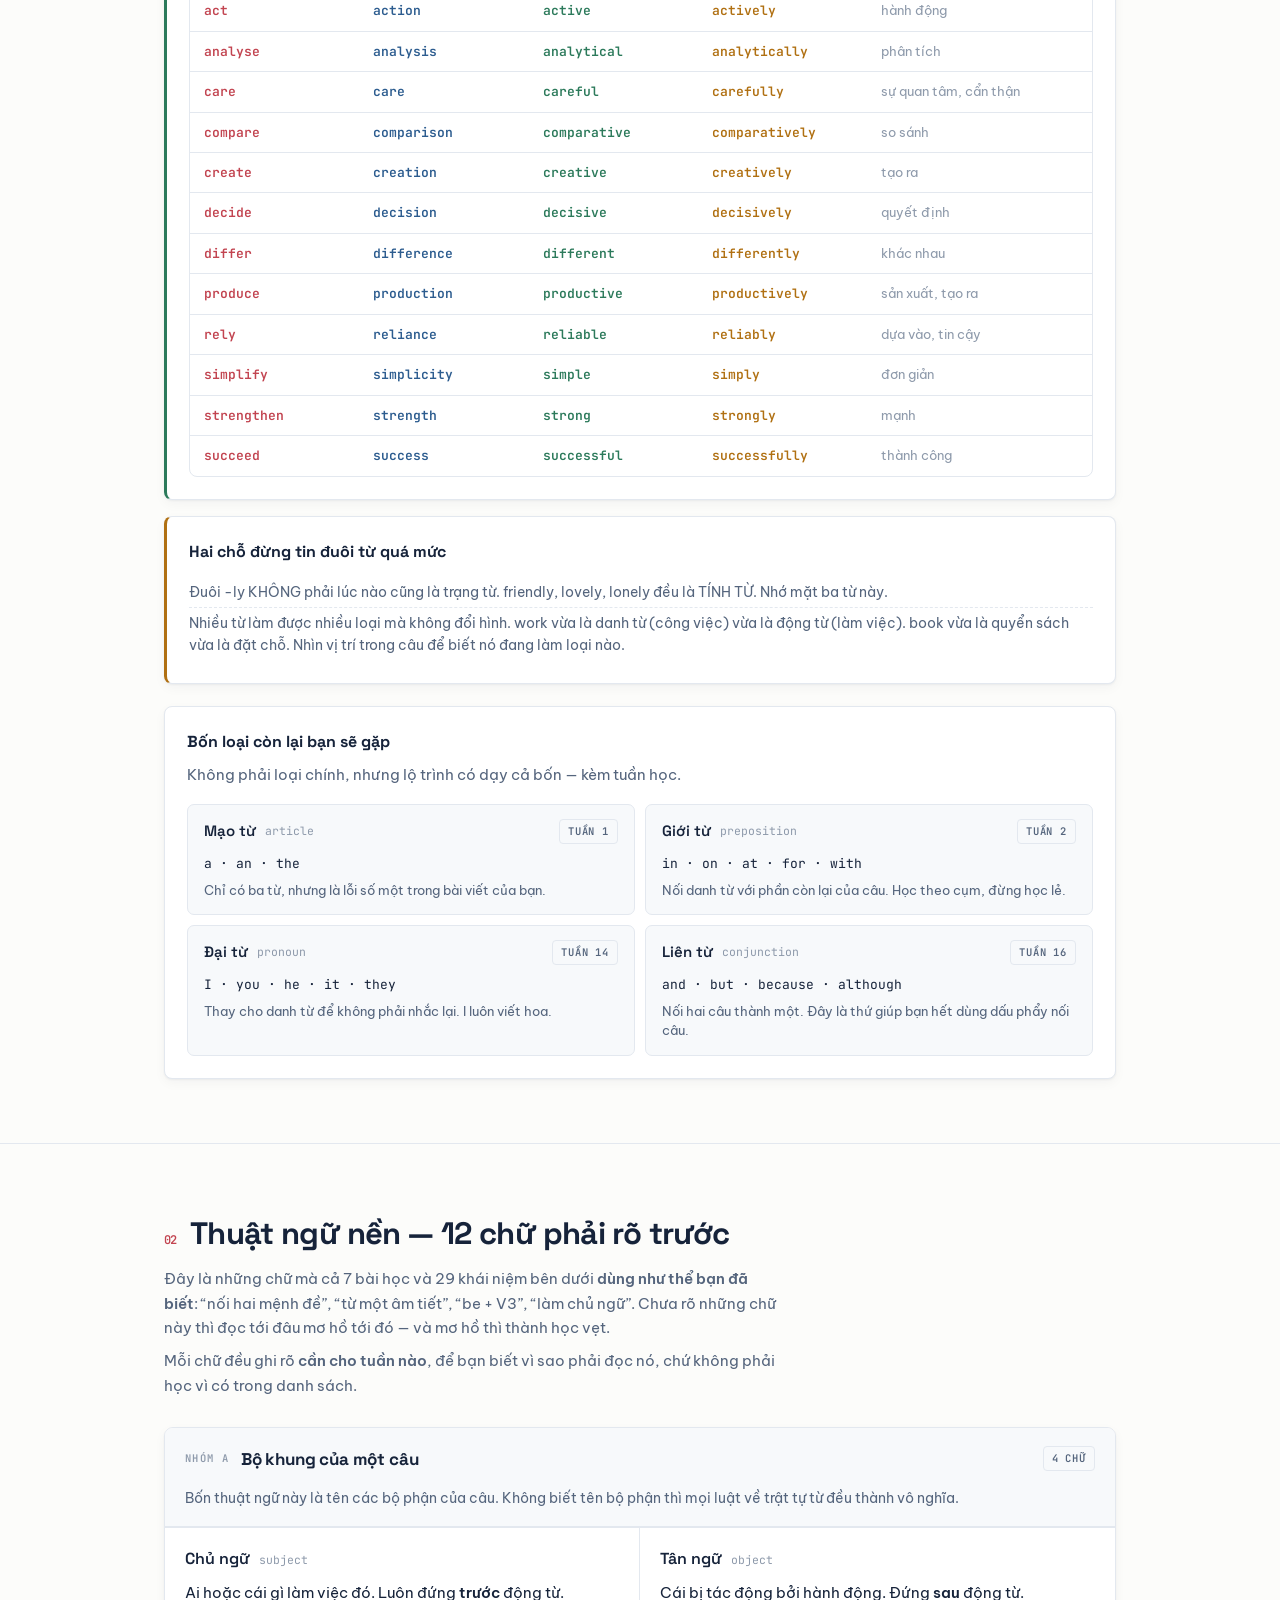
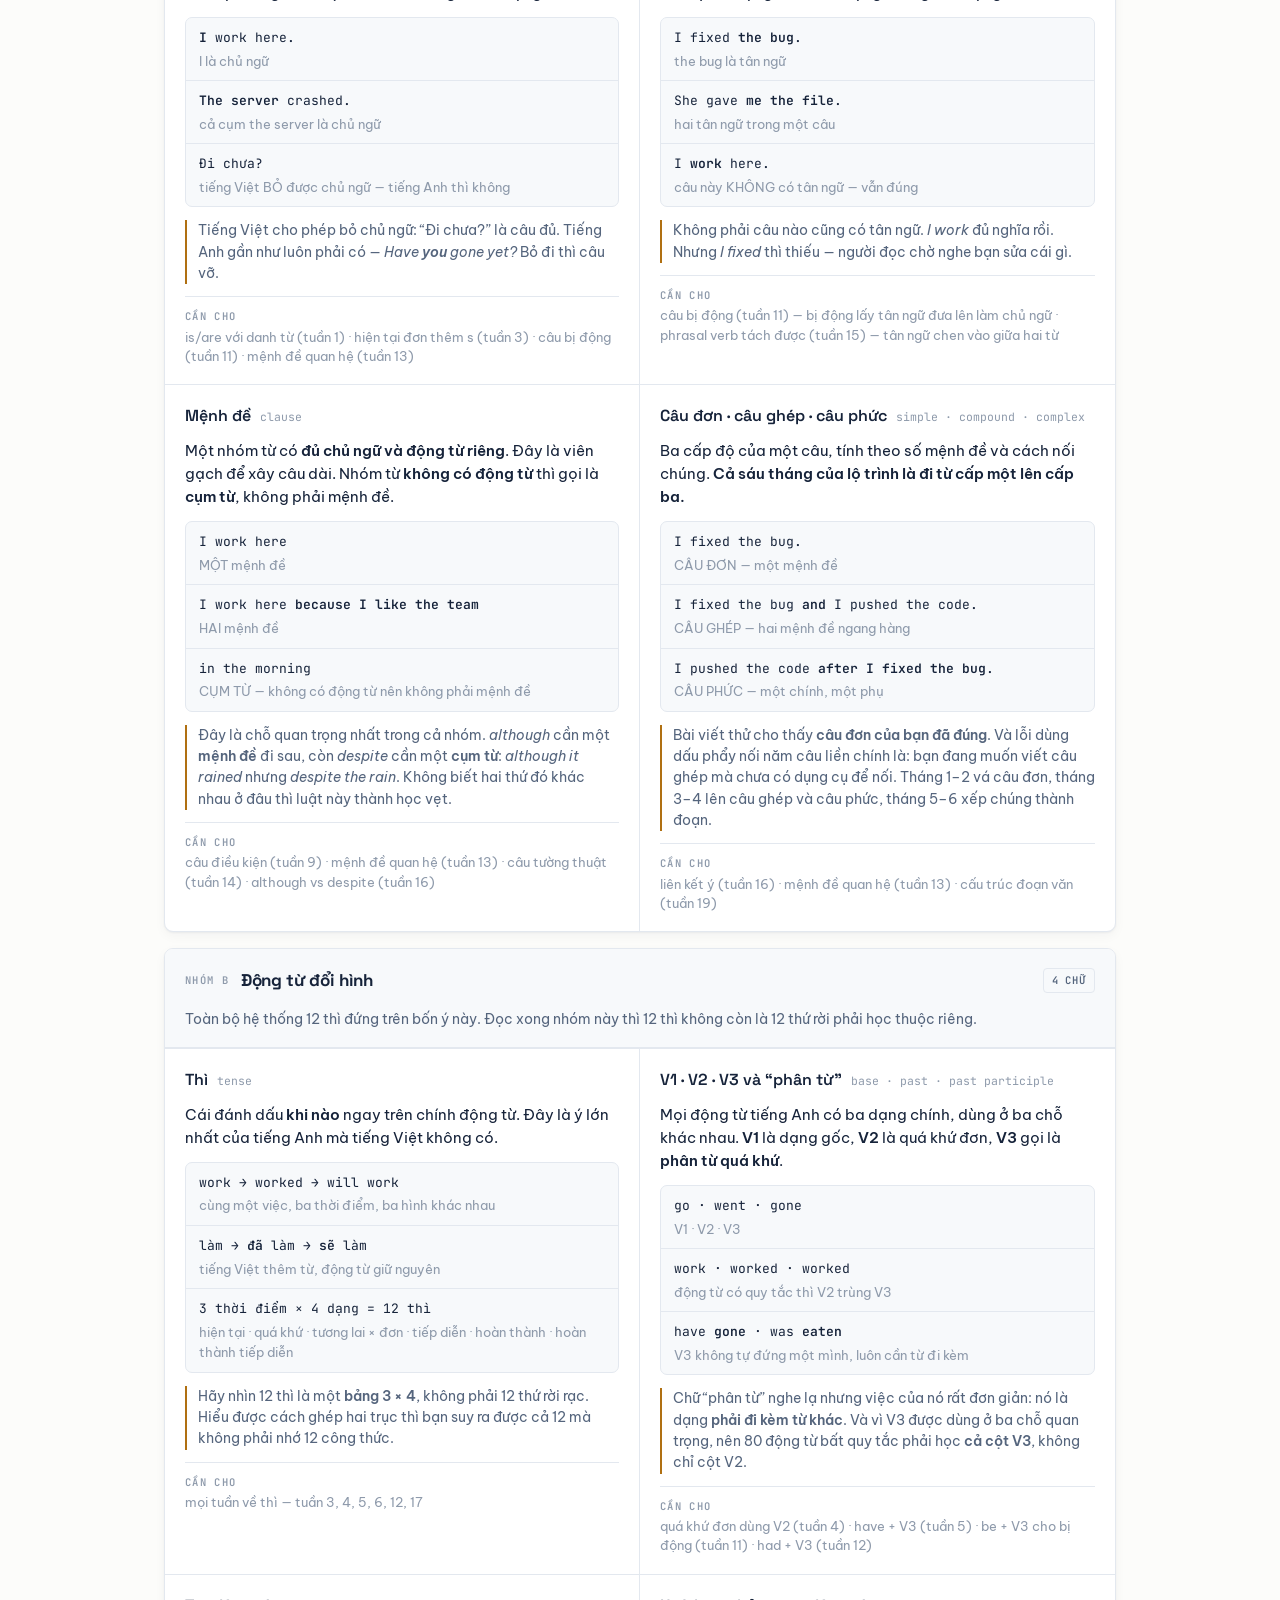
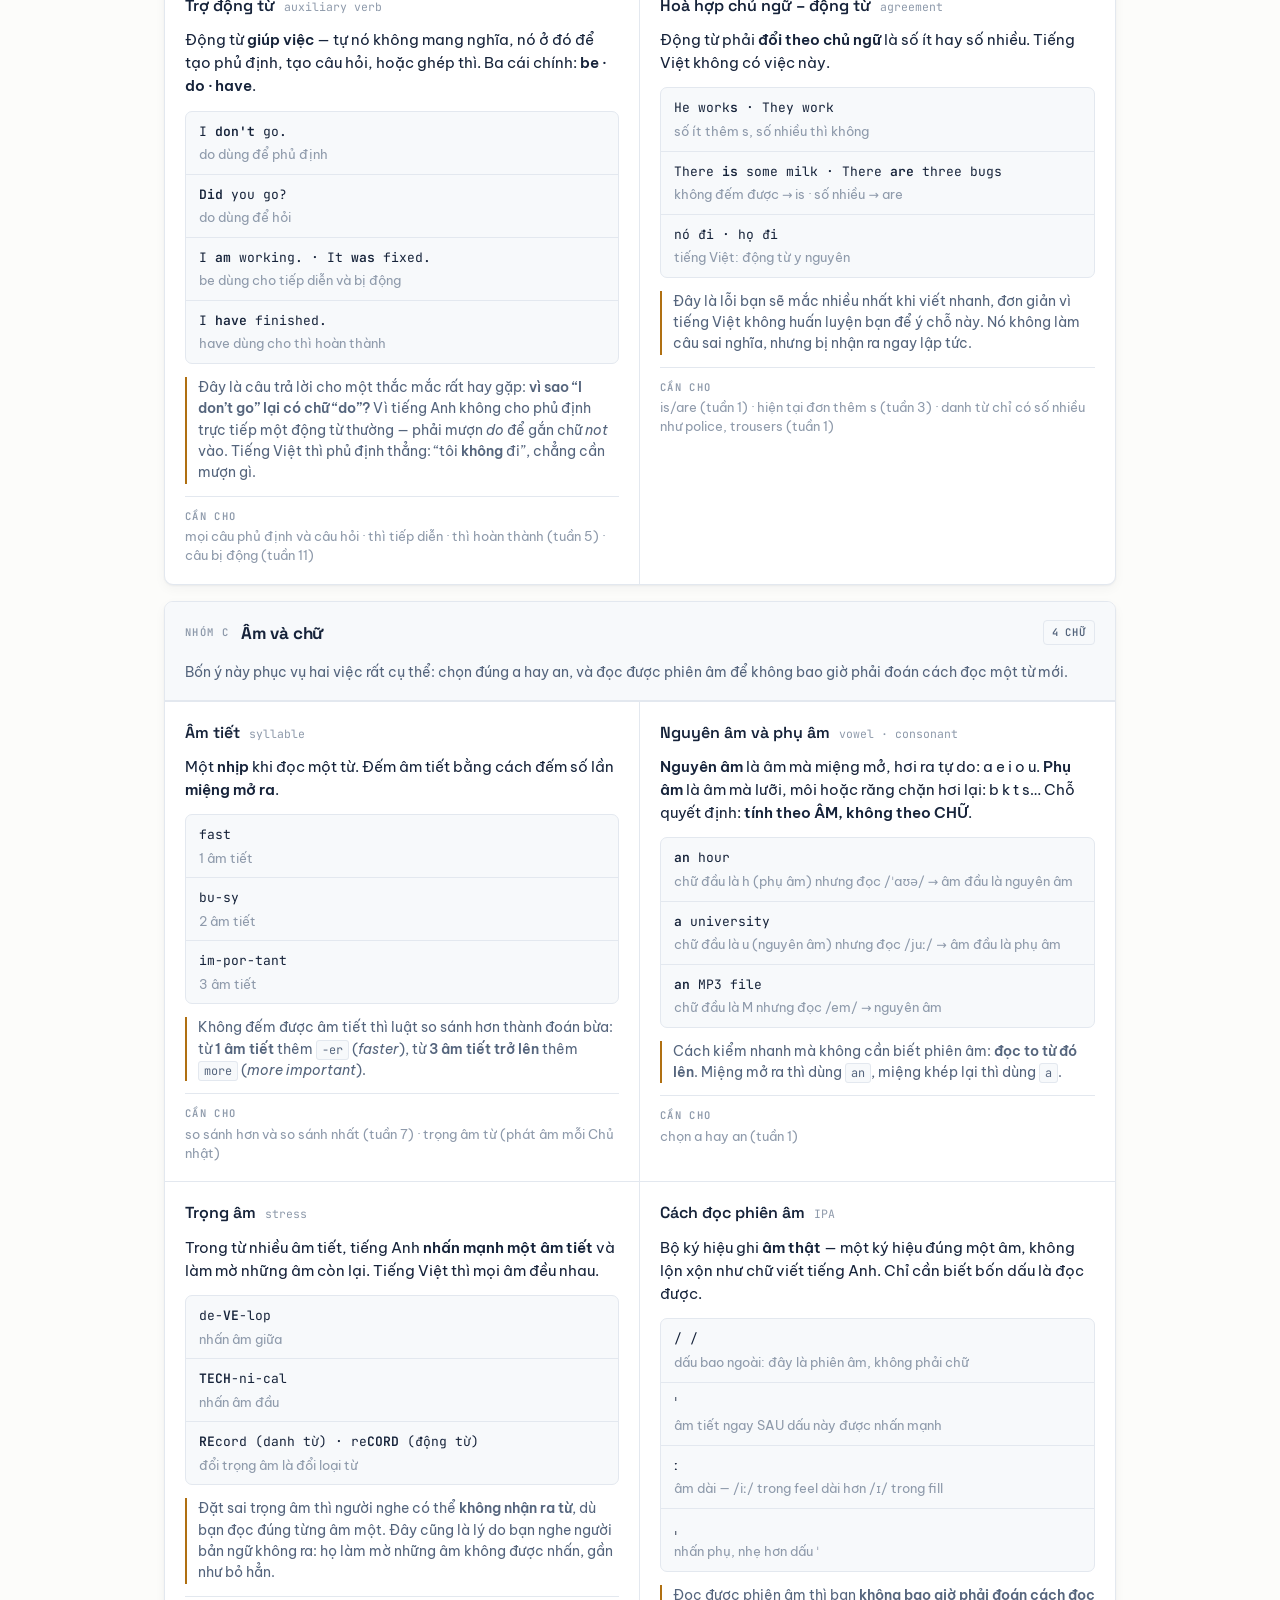
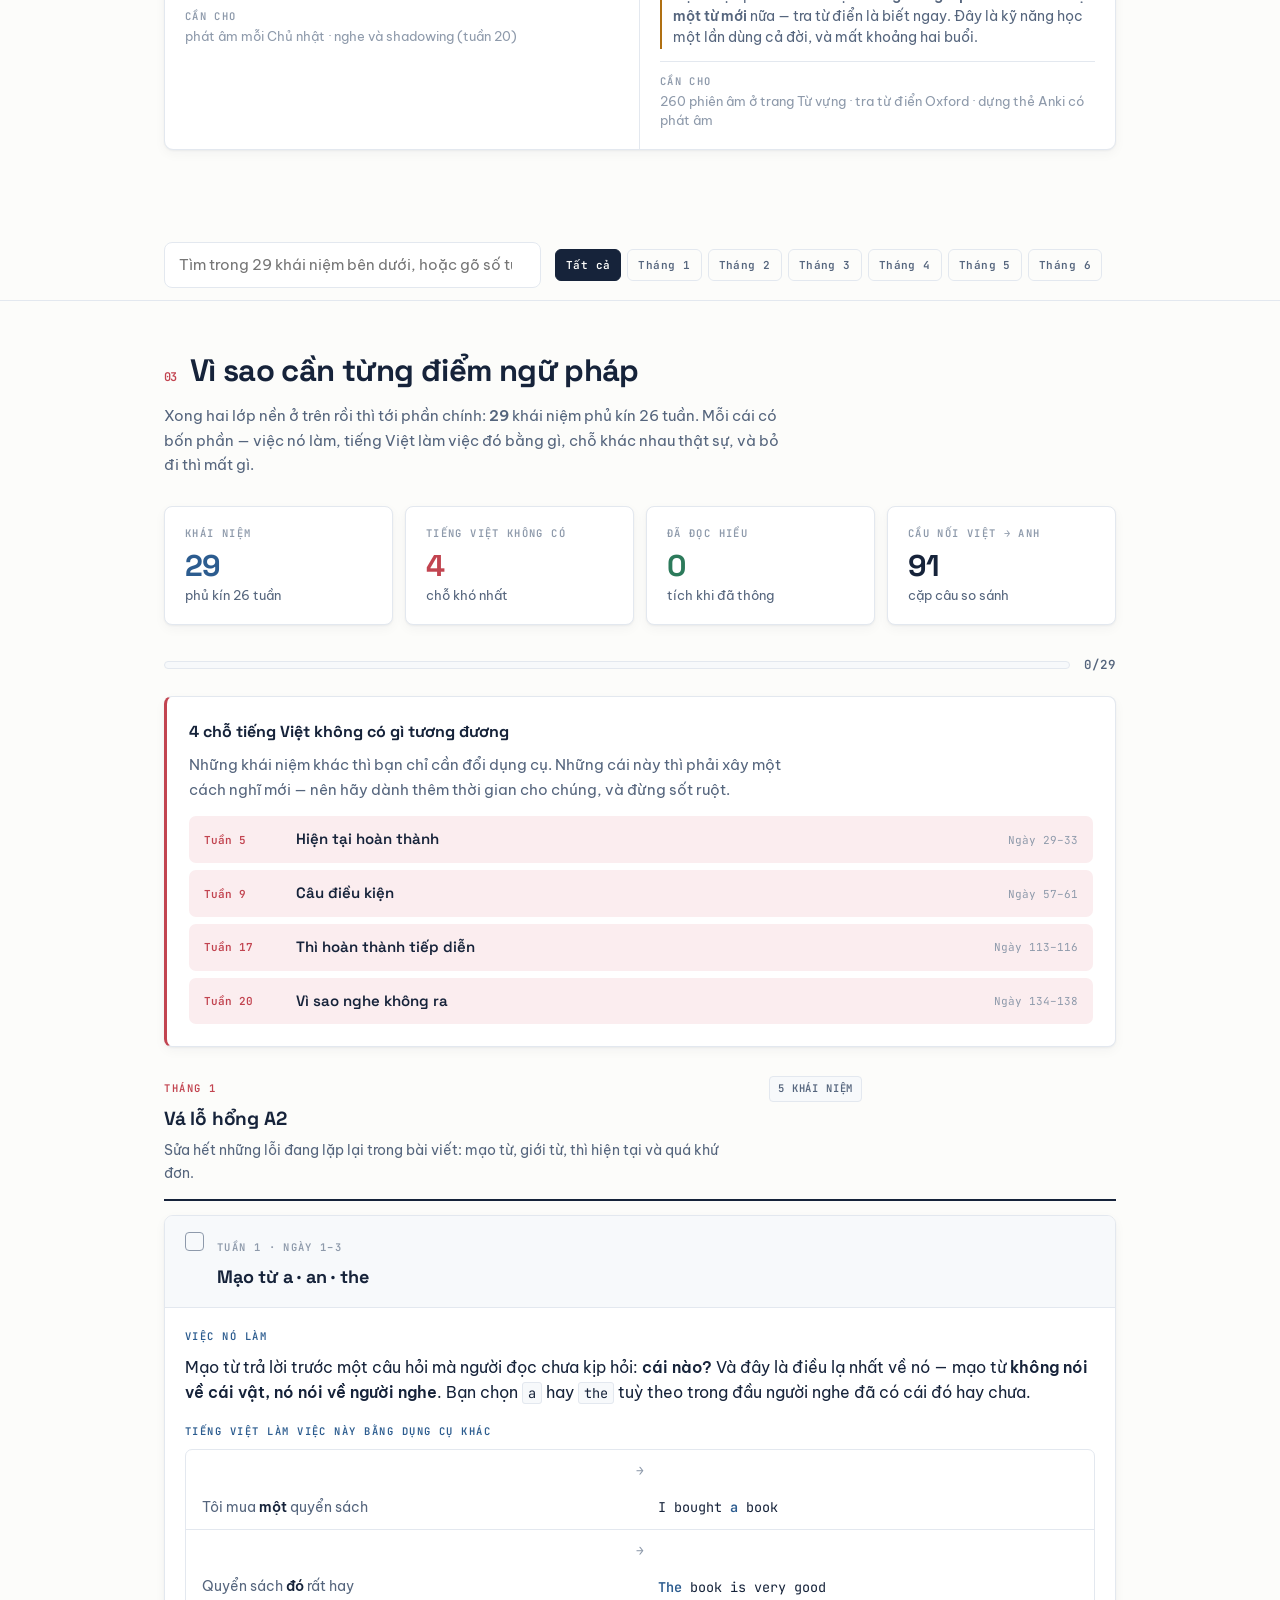
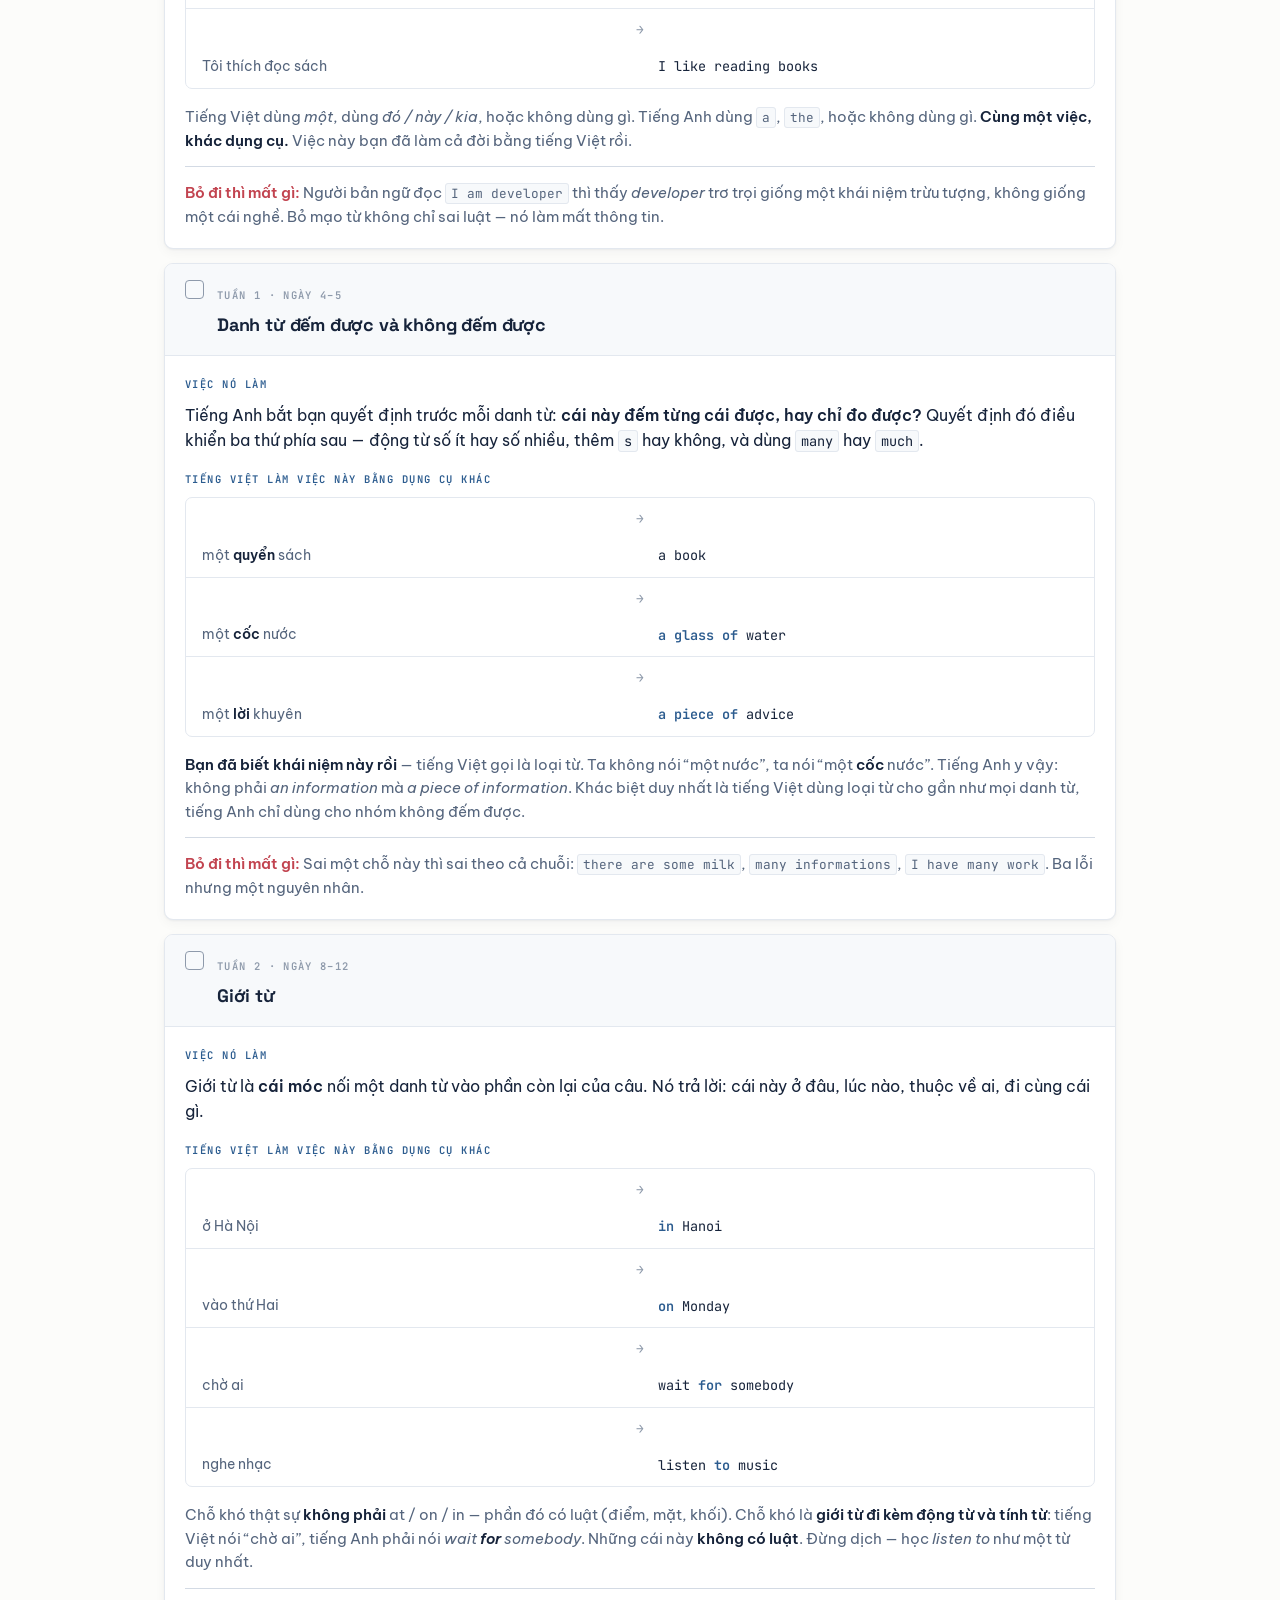
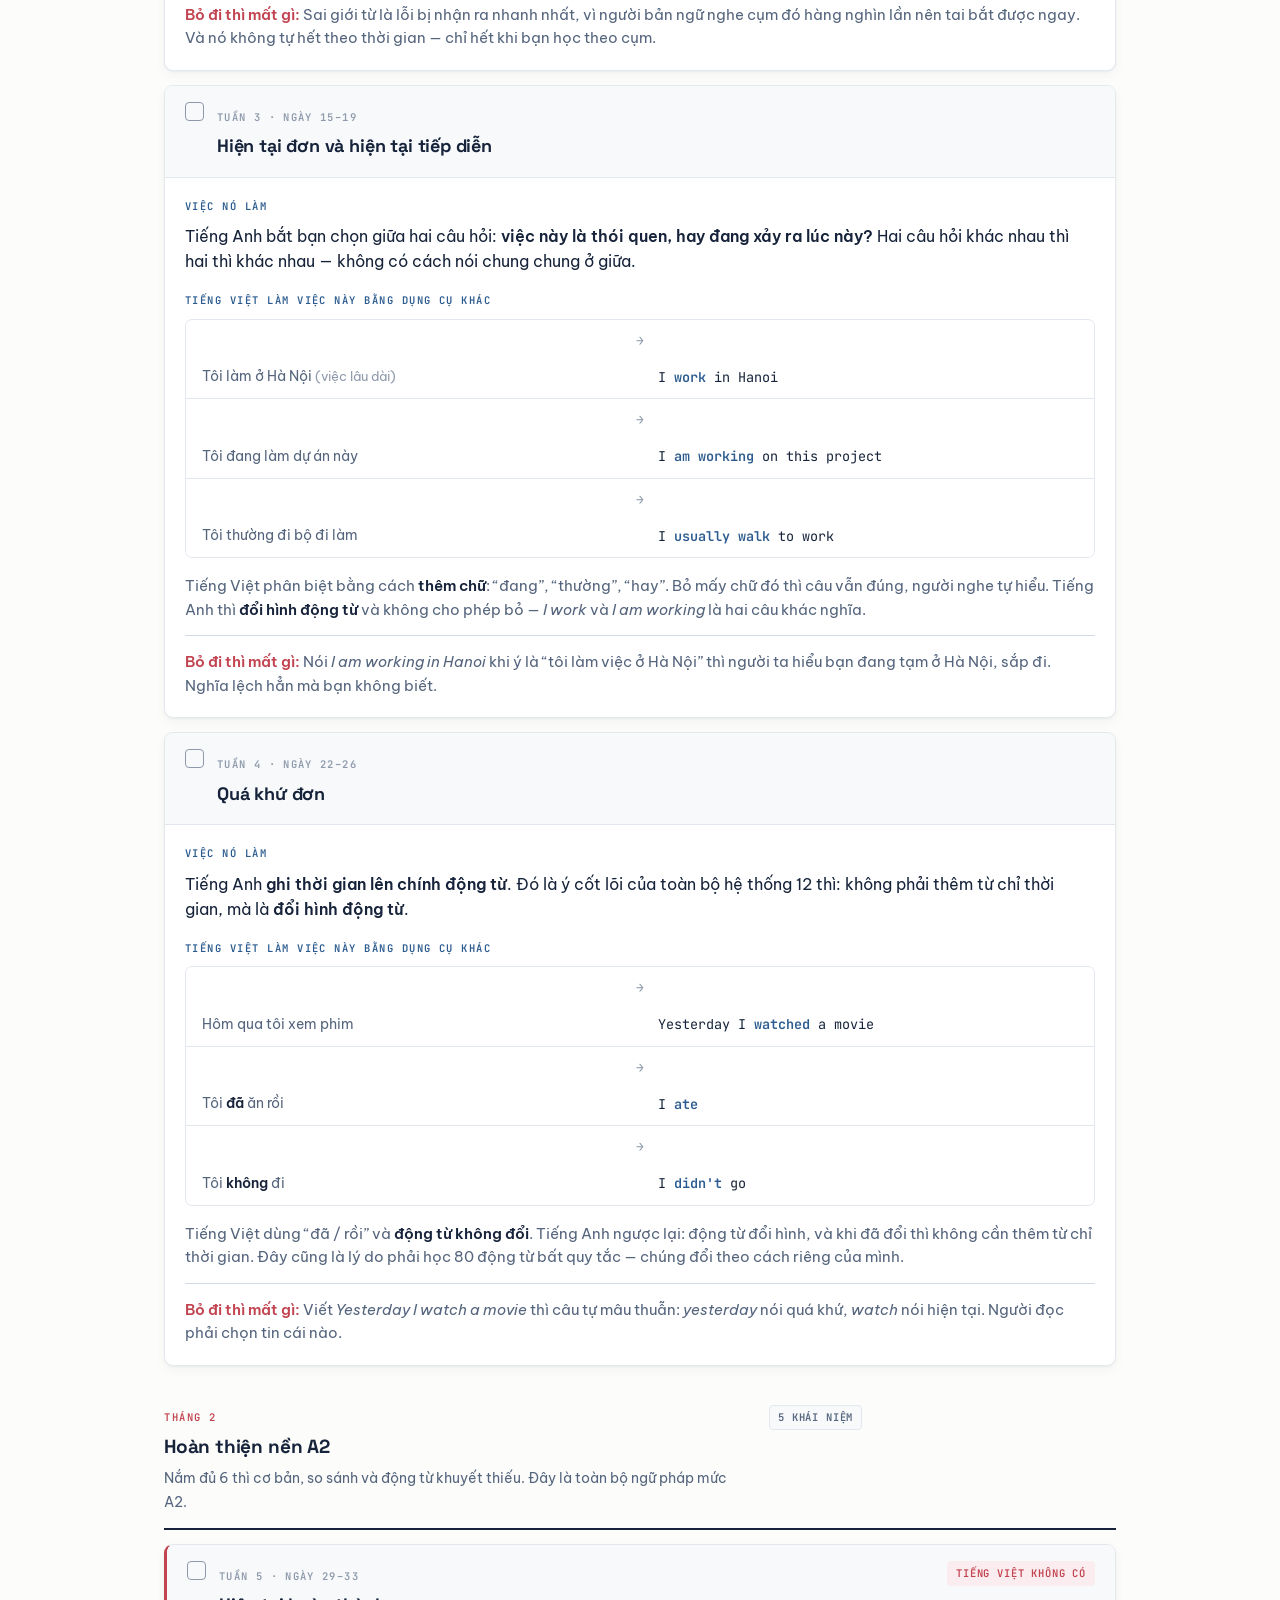
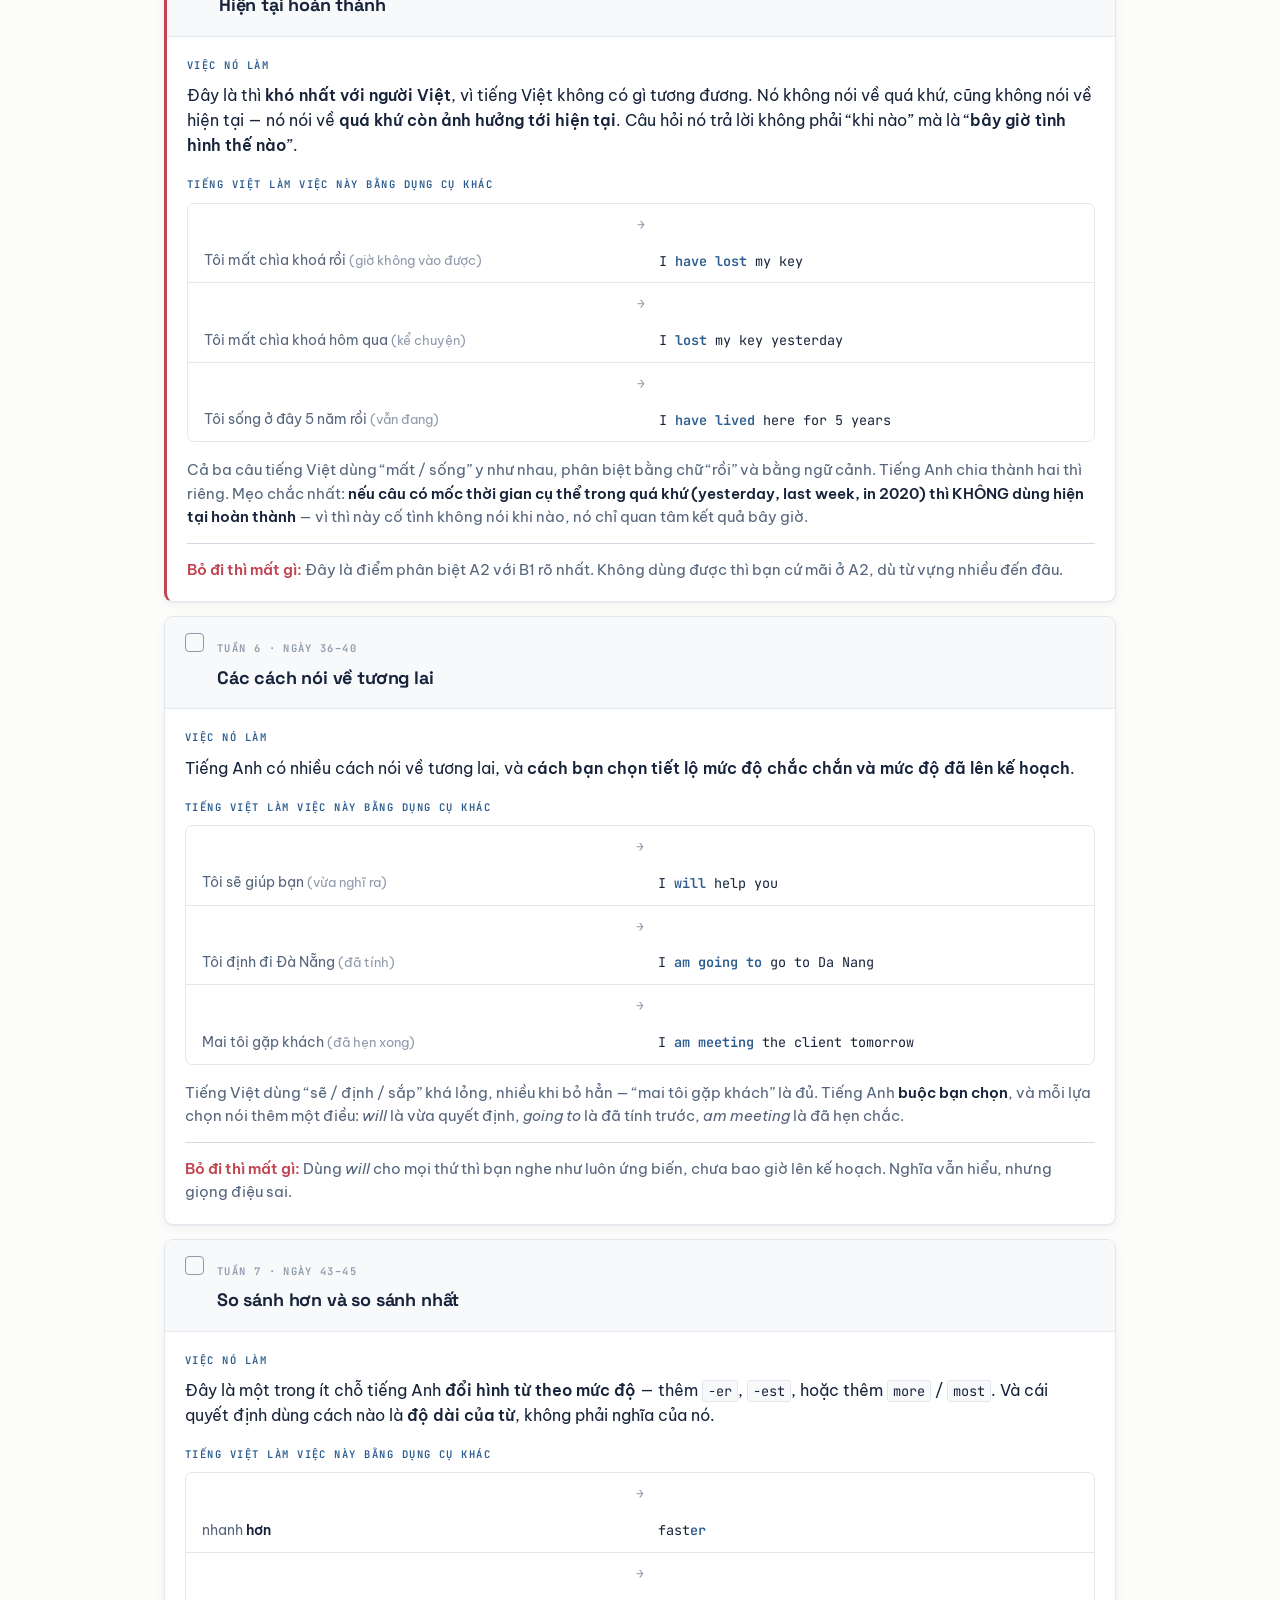
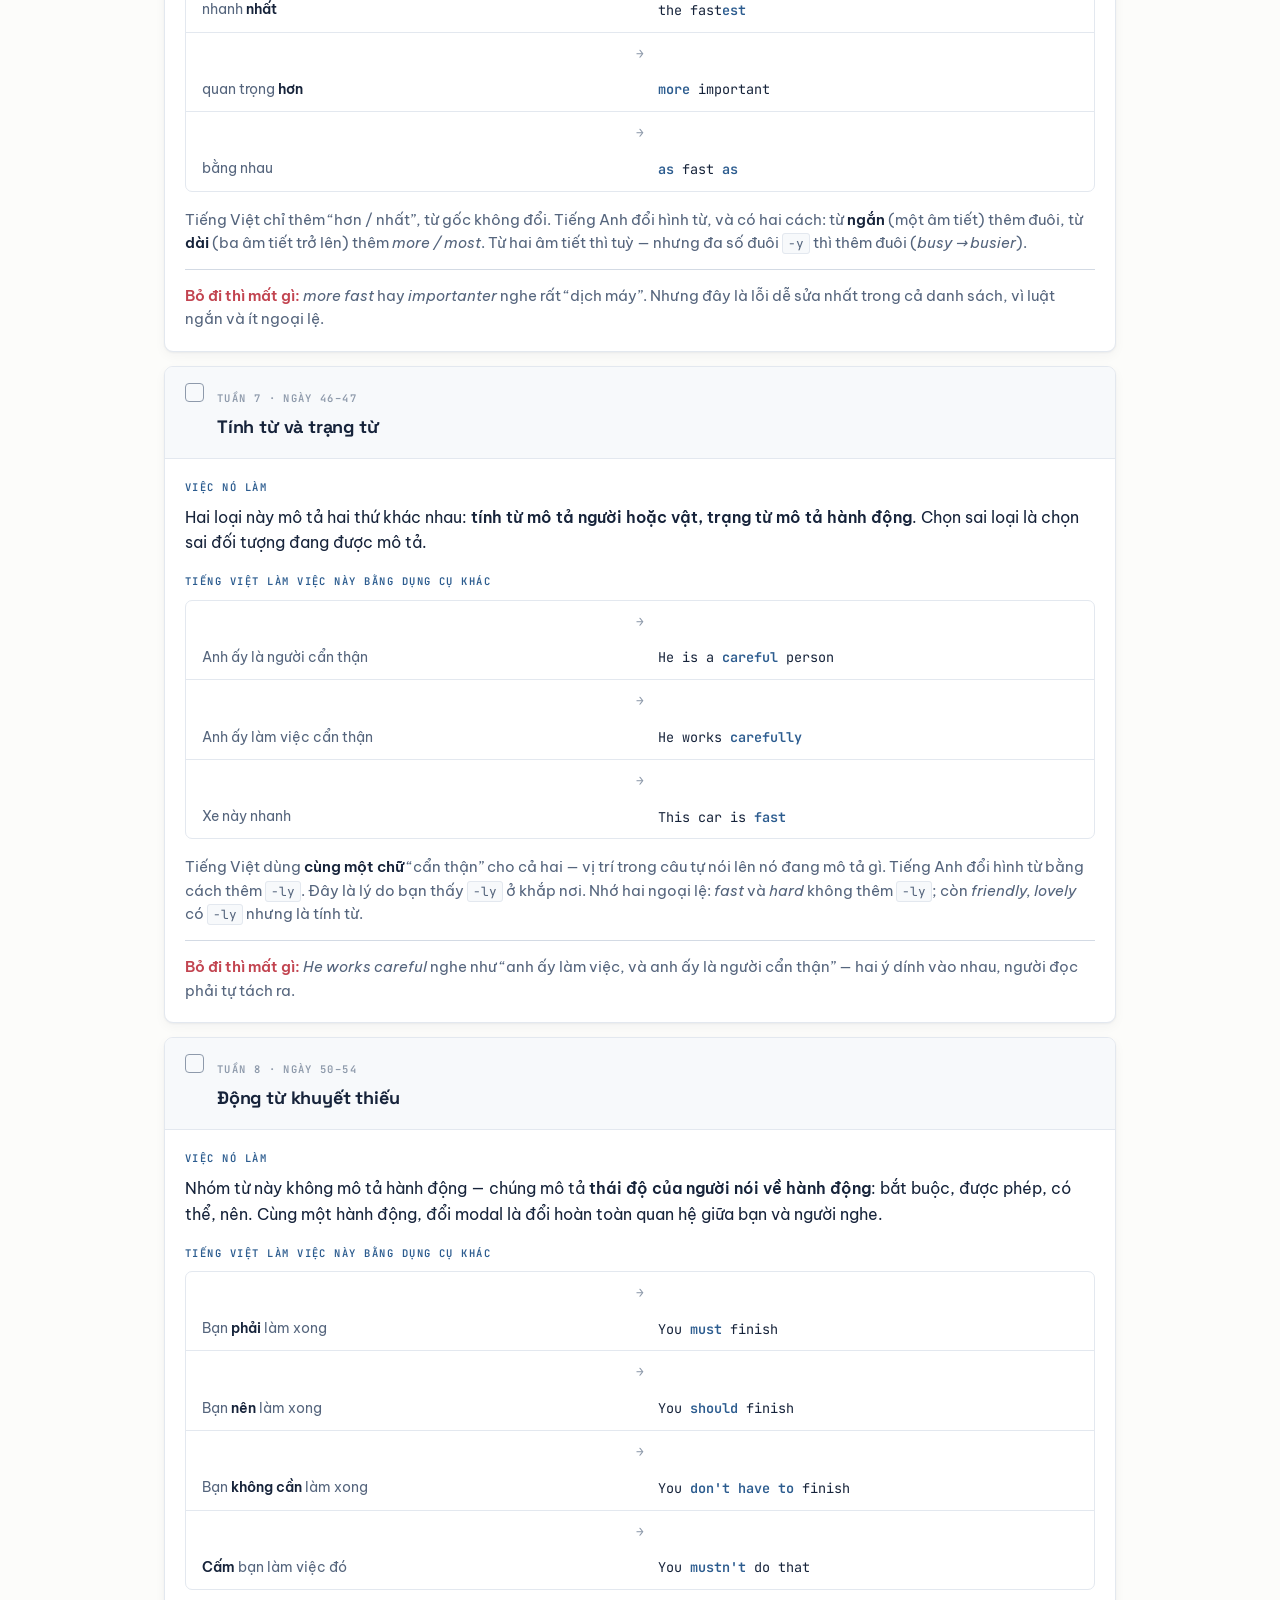
<file: khai-niem.html>
<!DOCTYPE html>
<html lang="vi">
<head>
<meta charset="UTF-8">
<meta name="viewport" content="width=device-width, initial-scale=1.0">
<title>Khái niệm · Vì sao cần từng điểm ngữ pháp</title>
<link rel="preconnect" href="https://fonts.googleapis.com">
<link rel="preconnect" href="https://fonts.gstatic.com" crossorigin>
<link href="https://fonts.googleapis.com/css2?family=Be+Vietnam+Pro:wght@400;500;600&family=Space+Grotesk:wght@500;700&family=JetBrains+Mono:wght@400;600&display=swap" rel="stylesheet">
<link rel="stylesheet" href="style.css">
</head>
<body>

<nav class="nav"><div class="nav-in">
  <a class="brand" href="index.html"><i>EN</i> A2 → B2</a>
  <ul class="nav-links">
    <li><a href="index.html">Tổng quan</a></li>
    <li><a href="lo-trinh.html">Lộ trình</a></li>
    <li><a href="khai-niem.html">Khái niệm</a></li>
    <li><a href="bai-hoc.html">Bài học</a></li>
    <li><a href="tu-vung.html">Từ vựng</a></li>
    <li><a href="on-tap.html">Ôn tập</a></li>
  </ul>
  <button class="theme-btn" type="button"></button>
</div></nav>

<header class="hero" style="padding:52px 0 30px"><div class="wrap">
  <p class="eyebrow" id="eyebrow">đang tải…</p>
  <h1>Vì sao cần<br>từng thứ một</h1>
  <p class="lede">Trang Bài học dạy <b>luật là gì</b>. Trang này trả lời câu đến trước đó:
    <b>vì sao tiếng Anh cần thứ này, mà tiếng Việt không có vẫn nói được?</b>
    Trả lời được câu đó thì luật gần như tự suy ra — và bạn nhớ nó mà không phải học vẹt.</p>
  <p class="lede" style="margin-top:14px;font-size:15px">Trang có <b>hai lớp nền</b> trước khi vào 29 khái niệm:
    <b>từ loại</b> (danh từ, động từ, tính từ, trạng từ) và <b>12 thuật ngữ</b> mà cả lộ trình dùng
    như thể bạn đã biết — mệnh đề, thì, âm tiết, trợ động từ. Xong hai lớp đó thì phần sau đọc trôi.</p>

  <div class="bigidea" style="margin-top:30px;margin-bottom:0">
    <div class="why-k">Một ý duy nhất, dùng cho cả 26 tuần</div>
    <p>Mọi điểm ngữ pháp tiếng Anh tồn tại để <b>chở một thông tin</b>. Không có luật nào đặt ra cho vui.</p>
    <p>Và gần như mọi thông tin đó thì tiếng Việt cũng chở — chỉ bằng dụng cụ khác: bằng loại từ
      (<em>một quyển sách</em>), bằng từ chỉ định (<em>quyển sách đó</em>), bằng trật tự từ,
      hoặc bằng ngữ cảnh mà chẳng cần nói ra.</p>
    <p class="bigidea-f">Nên mỗi khái niệm dưới đây có đúng bốn phần: <b>việc nó làm</b> ·
      <b>tiếng Việt làm việc đó bằng gì</b> · <b>chỗ khác nhau thật sự</b> · <b>bỏ đi thì mất gì</b>.</p>
  </div>
</div></header>

<main>

<!-- ===== TỪ LOẠI — khái niệm nền ===== -->
<section class="block" id="pos"><div class="wrap">
  <div class="block-head">
    <h2><span class="tag">01</span> Từ loại — nền của tất cả</h2>
    <p class="sub">Trước cả 29 khái niệm dưới đây, phải xong bốn chữ này. Cả lộ trình dùng chúng liên tục: <b>danh từ · động từ · tính từ · trạng từ</b>.
      Biết định nghĩa thì dễ, nhận ra được trong câu mới là việc khó — nên mỗi loại dưới đây
      đều có phần <b>cách nhận ra</b> và <b>đuôi từ thường gặp</b>.</p>
  </div>

  <!-- một câu chứa đủ bốn loại -->
  <div class="card" style="margin-bottom:22px">
    <h4>Một câu chứa cả bốn loại</h4>
    <p class="sub" style="margin-top:8px;margin-bottom:18px">Cách hiểu nhanh nhất là xem chúng nằm cạnh nhau trong một câu thật.</p>
    <div class="posdemo" id="posdemo"></div>
    <p class="posdemo-vi" id="posdemo-vi"></p>
  </div>

  <!-- bốn loại chính -->
  <div class="grid g2" id="pos4"></div>

  <!-- bẫy của người Việt -->
  <div class="card" style="margin-top:22px;border-left:3px solid var(--red)">
    <h4>Ba cái bẫy riêng của người Việt</h4>
    <p class="sub" style="margin-top:8px;margin-bottom:16px">Hai trong ba cái này chính là lỗi trong bài viết thử của bạn.</p>
    <div id="postrap"></div>
  </div>

  <!-- word family -->
  <div class="card" style="margin-top:22px;border-left:3px solid var(--green)">
    <h4>Một gốc cho bốn từ</h4>
    <p class="sub" style="margin-top:8px;margin-bottom:16px">Đây là cách nhân vốn từ lên bốn lần mà chỉ phải nhớ một gốc.
      Học <em>decide</em> rồi thì <em>decision · decisive · decisively</em> gần như miễn phí.
      Chính là chủ đề của tuần 21.</p>
    <div class="wfam" id="wfam"></div>
  </div>

  <!-- hai ngoại lệ -->
  <div class="card" style="margin-top:16px;border-left:3px solid var(--amber)">
    <h4>Hai chỗ đừng tin đuôi từ quá mức</h4>
    <ul class="mini" id="poswarn" style="margin-top:12px"></ul>
  </div>

  <!-- bốn loại còn lại -->
  <div class="card" style="margin-top:22px">
    <h4>Bốn loại còn lại bạn sẽ gặp</h4>
    <p class="sub" style="margin-top:8px;margin-bottom:16px">Không phải loại chính, nhưng lộ trình có dạy cả bốn — kèm tuần học.</p>
    <div id="posother" class="posother"></div>
  </div>
</div></section>

<!-- ===== THUẬT NGỮ NỀN — đặt sau Từ loại, trước 29 khái niệm ===== -->
<section class="block" id="basics"><div class="wrap">
  <div class="block-head">
    <h2><span class="tag">02</span> Thuật ngữ nền — 12 chữ phải rõ trước</h2>
    <p class="sub">Đây là những chữ mà cả 7 bài học và 29 khái niệm bên dưới <b>dùng như thể bạn đã biết</b>:
      “nối hai mệnh đề”, “từ một âm tiết”, “be + V3”, “làm chủ ngữ”. Chưa rõ những chữ này thì
      đọc tới đâu mơ hồ tới đó — và mơ hồ thì thành học vẹt.</p>
    <p class="sub">Mỗi chữ đều ghi rõ <b>cần cho tuần nào</b>, để bạn biết vì sao phải đọc nó,
      chứ không phải học vì có trong danh sách.</p>
  </div>
  <div id="basiclist"></div>
</div></section>

<!-- THANH LỌC — chỉ áp dụng cho 29 khái niệm bên dưới -->
<div class="vbar"><div class="wrap vbar-in">
  <input type="search" id="q" placeholder="Tìm trong 29 khái niệm bên dưới, hoặc gõ số tuần — không cần dấu…" autocomplete="off">
  <div class="vjump" id="mfilter"></div>
  <span class="vcount" id="qcount"></span>
</div></div>

<section class="block" style="padding-top:44px"><div class="wrap">
  <div class="block-head">
    <h2><span class="tag">03</span> Vì sao cần từng điểm ngữ pháp</h2>
    <p class="sub">Xong hai lớp nền ở trên rồi thì tới phần chính: <b id="nc">…</b> khái niệm phủ kín 26 tuần.
      Mỗi cái có bốn phần — việc nó làm, tiếng Việt làm việc đó bằng gì, chỗ khác nhau thật sự, và bỏ đi thì mất gì.</p>
  </div>
  <div class="grid g4" style="margin-bottom:30px">
    <div class="stat"><div class="stat-k">Khái niệm</div><div class="stat-v blue" id="kTotal">—</div><div class="stat-n" id="kWeeks">—</div></div>
    <div class="stat"><div class="stat-k">Tiếng Việt không có</div><div class="stat-v red" id="kHard">—</div><div class="stat-n">chỗ khó nhất</div></div>
    <div class="stat"><div class="stat-k">Đã đọc hiểu</div><div class="stat-v green" id="kDone">0</div><div class="stat-n">tích khi đã thông</div></div>
    <div class="stat"><div class="stat-k">Cầu nối Việt → Anh</div><div class="stat-v" id="kPairs">0</div><div class="stat-n">cặp câu so sánh</div></div>
  </div>

  <div class="vprog"><div class="bar g" id="bAll" style="--pct:0%"><i></i></div><em id="nAll">0/0</em></div>

  <div class="card" style="margin-bottom:26px;border-left:3px solid var(--red)">
    <h4 id="hardh">Những chỗ tiếng Việt không có gì tương đương</h4>
    <p class="sub" style="margin-top:8px;margin-bottom:14px">Những khái niệm khác thì bạn chỉ cần đổi dụng cụ.
      Những cái này thì phải xây một cách nghĩ mới — nên hãy dành thêm thời gian cho chúng, và đừng sốt ruột.</p>
    <div id="hardlist" class="hardlist"></div>
  </div>

  <div id="list"></div>
</div></section>
</main>

<footer class="foot"><div class="wrap"><p id="foot">Trang <a href="bai-hoc.html">Bài học</a> có luật và bài tập chi tiết</p></div></footer>

<script src="data.js"></script>
<script src="khai-niem.js"></script>
<script src="app.js"></script>
<script>
const esc = s => String(s).replace(/&/g,'&amp;').replace(/</g,'&lt;').replace(/>/g,'&gt;');

/* ================= 01 · từ loại ================= */

/* câu mẫu chứa cả bốn loại */
document.getElementById('posdemo').innerHTML = POS_DEMO.parts.map(([w, lbl, c]) =>
  `<span class="pw ${c}"><b>${esc(w)}</b><em>${esc(lbl)}</em></span>`).join('');
document.getElementById('posdemo-vi').textContent = POS_DEMO.vi;

/* bốn loại chính */
document.getElementById('pos4').innerHTML = POS.map(p => `
  <div class="card poscard ${p.cls}">
    <div class="pos-h">
      <span class="pill ${p.cls}">${esc(p.tag)}</span>
      <h4>${esc(p.vi)}</h4>
      <em>${esc(p.en)}</em>
    </div>
    <p class="pos-what">${esc(p.what)}</p>
    <div class="pos-k">Cách nhận ra</div>
    <ul class="mini">${p.how.map(h => `<li>${esc(h)}</li>`).join('')}</ul>
    <div class="pos-k">Đuôi từ thường gặp</div>
    <p class="pos-ends">${esc(p.ends)}</p>
    <div class="pos-k">Ví dụ</div>
    <div class="pos-ex">${p.ex.map(([e, v]) =>
      `<span><b>${esc(e)}</b>${esc(v)}</span>`).join('')}</div>
  </div>`).join('');

/* ba cái bẫy */
document.getElementById('postrap').innerHTML = POS_TRAP.map((t, i) => `
  <div class="trap">
    <div class="trap-t"><span>${i + 1}</span>${esc(t.t)}</div>
    <div class="trap-b">
      <div><span class="gap-k">Tiếng Việt</span><p class="tvn">${esc(t.vn)}</p></div>
      <div><span class="gap-k">Sai</span><p class="tbad">${esc(t.bad)}</p></div>
      <div><span class="gap-k">Đúng</span><p class="tgood">${esc(t.good)}</p></div>
    </div>
    <p class="trap-w">${esc(t.why)}</p>
  </div>`).join('');

/* một gốc cho bốn từ */
document.getElementById('wfam').innerHTML =
  `<div class="wfrow wfhead"><b>động từ</b><b>danh từ</b><b>tính từ</b><b>trạng từ</b><b>nghĩa gốc</b></div>` +
  WFAMILY.map(([v, n, a, ad, vi]) => `
    <div class="wfrow" data-s="${esc(noAccent([v,n,a,ad,vi].join(' ')))}">
      <span class="wf red">${esc(v)}</span><span class="wf blue">${esc(n)}</span>
      <span class="wf green">${esc(a)}</span><span class="wf amber">${esc(ad)}</span>
      <span class="wf-vi">${esc(vi)}</span>
    </div>`).join('');

/* hai ngoại lệ */
document.getElementById('poswarn').innerHTML =
  POS_WARN.map(x => `<li>${esc(x)}</li>`).join('');

/* bốn loại còn lại */
document.getElementById('posother').innerHTML = POS_OTHER.map(o => `
  <div class="poso">
    <div class="poso-h"><b>${esc(o.vi)}</b><em>${esc(o.en)}</em>
      <span class="pill">${esc(o.week)}</span></div>
    <p class="poso-ex">${esc(o.ex)}</p>
    <p class="poso-n">${esc(o.note)}</p>
  </div>`).join('');

/* Dữ liệu đã chứa thẻ in đậm cố ý nên KHÔNG escape phần nội dung —
   chỉ escape những chỗ ghép từ số và tên tháng. */

/* ---------- 12 thuật ngữ nền ---------- */
document.getElementById('basiclist').innerHTML = BASICS.map(g => `
  <article class="bgrp">
    <div class="bgrp-h">
      <span class="bgrp-n">Nhóm ${esc(g.n)}</span>
      <h3>${esc(g.g)}</h3>
      <span class="pill">${g.items.length} chữ</span>
      <p>${esc(g.intro)}</p>
    </div>
    <div class="bgrp-b">${g.items.map(i => `
      <div class="bt">
        <div class="bt-h"><b>${esc(i.vi)}</b><em>${esc(i.en)}</em></div>
        <p class="bt-w">${i.what}</p>
        <div class="bt-ex">${i.ex.map(([a, b]) =>
          `<div class="btx"><span>${a}</span><em>${b}</em></div>`).join('')}</div>
        <p class="bt-warn">${i.warn}</p>
        <p class="bt-need"><span class="gap-k">Cần cho</span>${esc(i.need)}</p>
      </div>`).join('')}</div>
  </article>`).join('');

/* ---------- danh sách khái niệm, nhóm theo tháng ---------- */
const searchOf = c => noAccent([c.t, c.d, 'tuan ' + c.w, 'thang ' + c.m,
  c.job, c.note, c.lose, c.bridge.map(p => p.join(' ')).join(' ')]
  .join(' ').replace(/<[^>]+>/g, ' '));

document.getElementById('list').innerHTML = MONTHS.map(mo => {
  const cs = CONCEPTS.filter(c => c.m === mo.n);
  if (!cs.length) return '';
  return `<div class="mgroup" data-m="${mo.n}">
    <div class="mhead">
      <div><span class="mhead-n">${esc(mo.name)}</span>
        <h3>${esc(mo.title)}</h3><p>${esc(mo.goal)}</p></div>
      <span class="pill">${cs.length} khái niệm</span>
    </div>
    ${cs.map(c => `
    <article class="kn${c.hard ? ' hard' : ''}" data-s="${esc(searchOf(c))}">
      <div class="kn-h">
        <label class="check"><input type="checkbox" data-k="${c.w}-${esc(c.t)}"><span></span></label>
        <div class="kn-ht">
          <span class="kn-w">Tuần ${c.w} · ${esc(c.d)}</span>
          <h3>${c.t}</h3>
        </div>
        ${c.hard ? '<span class="pill red">tiếng Việt không có</span>' : ''}
      </div>
      <div class="kn-b">
        <div class="why-k">Việc nó làm</div>
        <p class="why-job">${c.job}</p>

        <div class="why-k" style="margin-top:18px">Tiếng Việt làm việc này bằng dụng cụ khác</div>
        <div class="why-bridge">${c.bridge.map(([vn, en]) =>
          `<div class="brow"><span class="bvn">${vn}</span><span class="ben">${en}</span></div>`).join('')}</div>

        <p class="why-note">${c.note}</p>
        <p class="why-lose"><b>Bỏ đi thì mất gì:</b> ${c.lose}</p>
      </div>
    </article>`).join('')}
  </div>`;
}).join('');

/* ---------- những chỗ khó nhất ---------- */
document.getElementById('hardlist').innerHTML = CONCEPTS.filter(c => c.hard).map(c =>
  `<a class="hardrow" href="#" data-go="${c.w}-${esc(c.t)}">
     <span class="hardrow-w">Tuần ${c.w}</span><b>${c.t}</b>
     <em>${esc(c.d)}</em></a>`).join('');

document.getElementById('hardlist').addEventListener('click', e => {
  const a = e.target.closest('[data-go]'); if (!a) return;
  e.preventDefault();
  const box = document.querySelector(`input[data-k="${a.dataset.go}"]`);
  if (box) box.closest('.kn').scrollIntoView({ block:'center' });
});

/* ---------- lọc theo tháng ---------- */
const mf = document.getElementById('mfilter');
mf.innerHTML = `<a href="#" class="on" data-f="all">Tất cả</a>` +
  MONTHS.filter(m => CONCEPTS.some(c => c.m === m.n))
    .map(m => `<a href="#" data-f="${m.n}">${esc(m.name)}</a>`).join('');
mf.addEventListener('click', e => {
  const a = e.target.closest('[data-f]'); if (!a) return;
  e.preventDefault();
  mf.querySelectorAll('a').forEach(x => x.classList.remove('on'));
  a.classList.add('on');
  const f = a.dataset.f;
  document.querySelectorAll('.mgroup').forEach(g => {
    g.hidden = !(f === 'all' || g.dataset.m === f);
  });
});

/* ---------- tìm kiếm ---------- */
const q = document.getElementById('q');
const qc = document.getElementById('qcount');
const cards = [...document.querySelectorAll('.kn')];
q.addEventListener('input', () => {
  const s = noAccent(q.value.trim());
  if (!s) {
    cards.forEach(c => c.hidden = false);
    document.querySelectorAll('.mgroup').forEach(g => g.hidden = false);
    mf.querySelectorAll('a').forEach((x, i) => x.classList.toggle('on', i === 0));
    qc.textContent = '';
    return;
  }
  let hit = 0;
  cards.forEach(c => { const on = c.dataset.s.includes(s); c.hidden = !on; if (on) hit++; });
  document.querySelectorAll('.mgroup').forEach(g => {
    g.hidden = ![...g.querySelectorAll('.kn')].some(c => !c.hidden);
  });
  qc.textContent = hit ? hit + ' khái niệm' : 'không có khái niệm nào khớp';
});

/* ---------- tích đã hiểu ---------- */
const boxes = [...document.querySelectorAll('input[data-k]')];
document.getElementById('kPairs').textContent =
  CONCEPTS.reduce((n, c) => n + c.bridge.length, 0);

function paint() {
  const done = Store.get('en.concepts', {});
  let n = 0;
  boxes.forEach(b => {
    const on = !!done[b.dataset.k];
    b.checked = on;
    b.closest('.kn').classList.toggle('done', on);
    if (on) n++;
  });
  document.getElementById('kDone').textContent = n;
  document.getElementById('nAll').textContent = n + '/' + boxes.length;
  document.getElementById('bAll').style
    .setProperty('--pct', Math.round(n / boxes.length * 100) + '%');
}

document.addEventListener('change', e => {
  const b = e.target.closest('input[data-k]'); if (!b) return;
  const m = Store.get('en.concepts', {});
  if (b.checked) m[b.dataset.k] = 1; else delete m[b.dataset.k];
  Store.set('en.concepts', m);
  paint();
});

/* ---------- các con số tự tính từ dữ liệu, không gõ tay ---------- */
const nTotal = CONCEPTS.length;
const nWeeks = new Set(CONCEPTS.map(c => c.w)).size;
const nHard  = CONCEPTS.filter(c => c.hard).length;
document.getElementById('eyebrow').textContent =
  nWeeks + ' tuần · ' + nTotal + ' khái niệm · toàn bộ lộ trình';
document.getElementById('kTotal').textContent = nTotal;
document.getElementById('nc').textContent  = nTotal;
document.getElementById('kWeeks').textContent = 'phủ kín ' + nWeeks + ' tuần';
document.getElementById('kHard').textContent  = nHard;
document.getElementById('hardh').textContent  =
  nHard + ' chỗ tiếng Việt không có gì tương đương';
document.getElementById('foot').insertAdjacentHTML('afterbegin',
  nTotal + ' khái niệm cho ' + nWeeks + ' tuần · ');

paint();
</script>
</body>
</html>
</file>
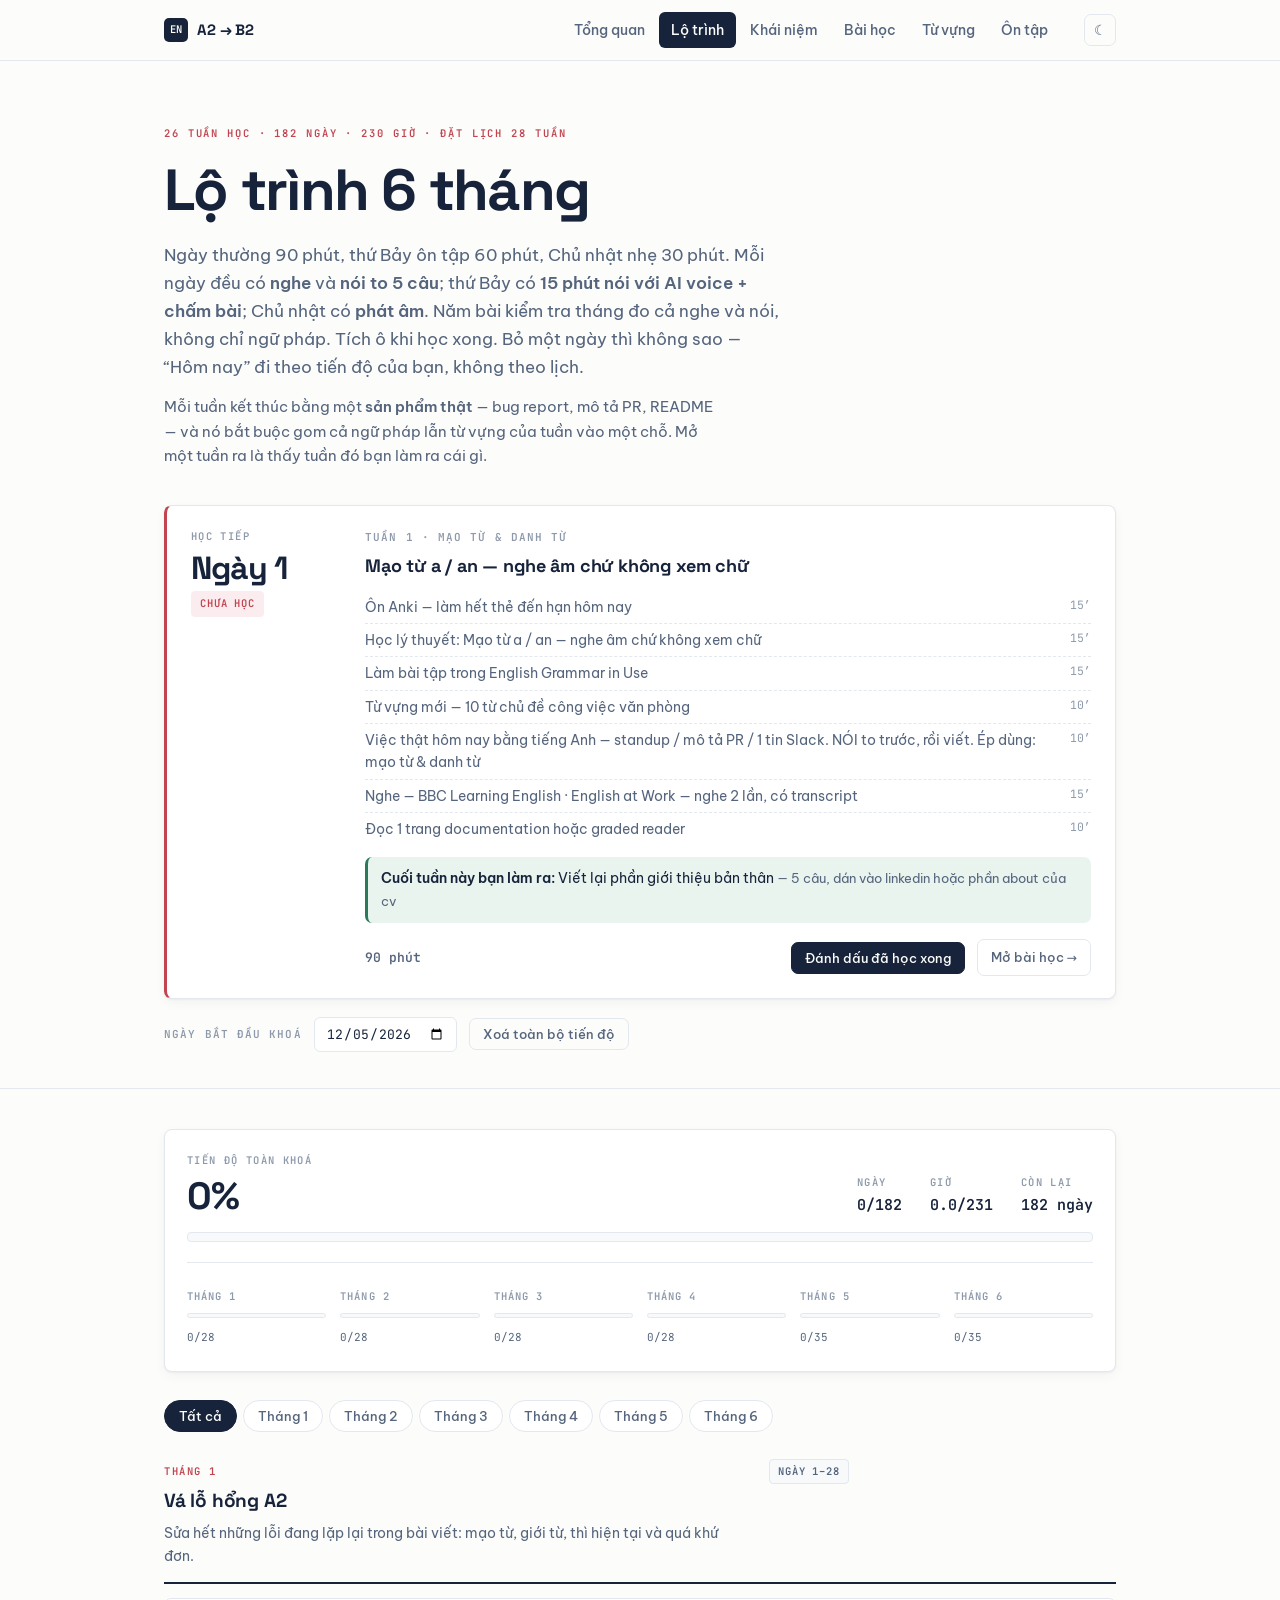
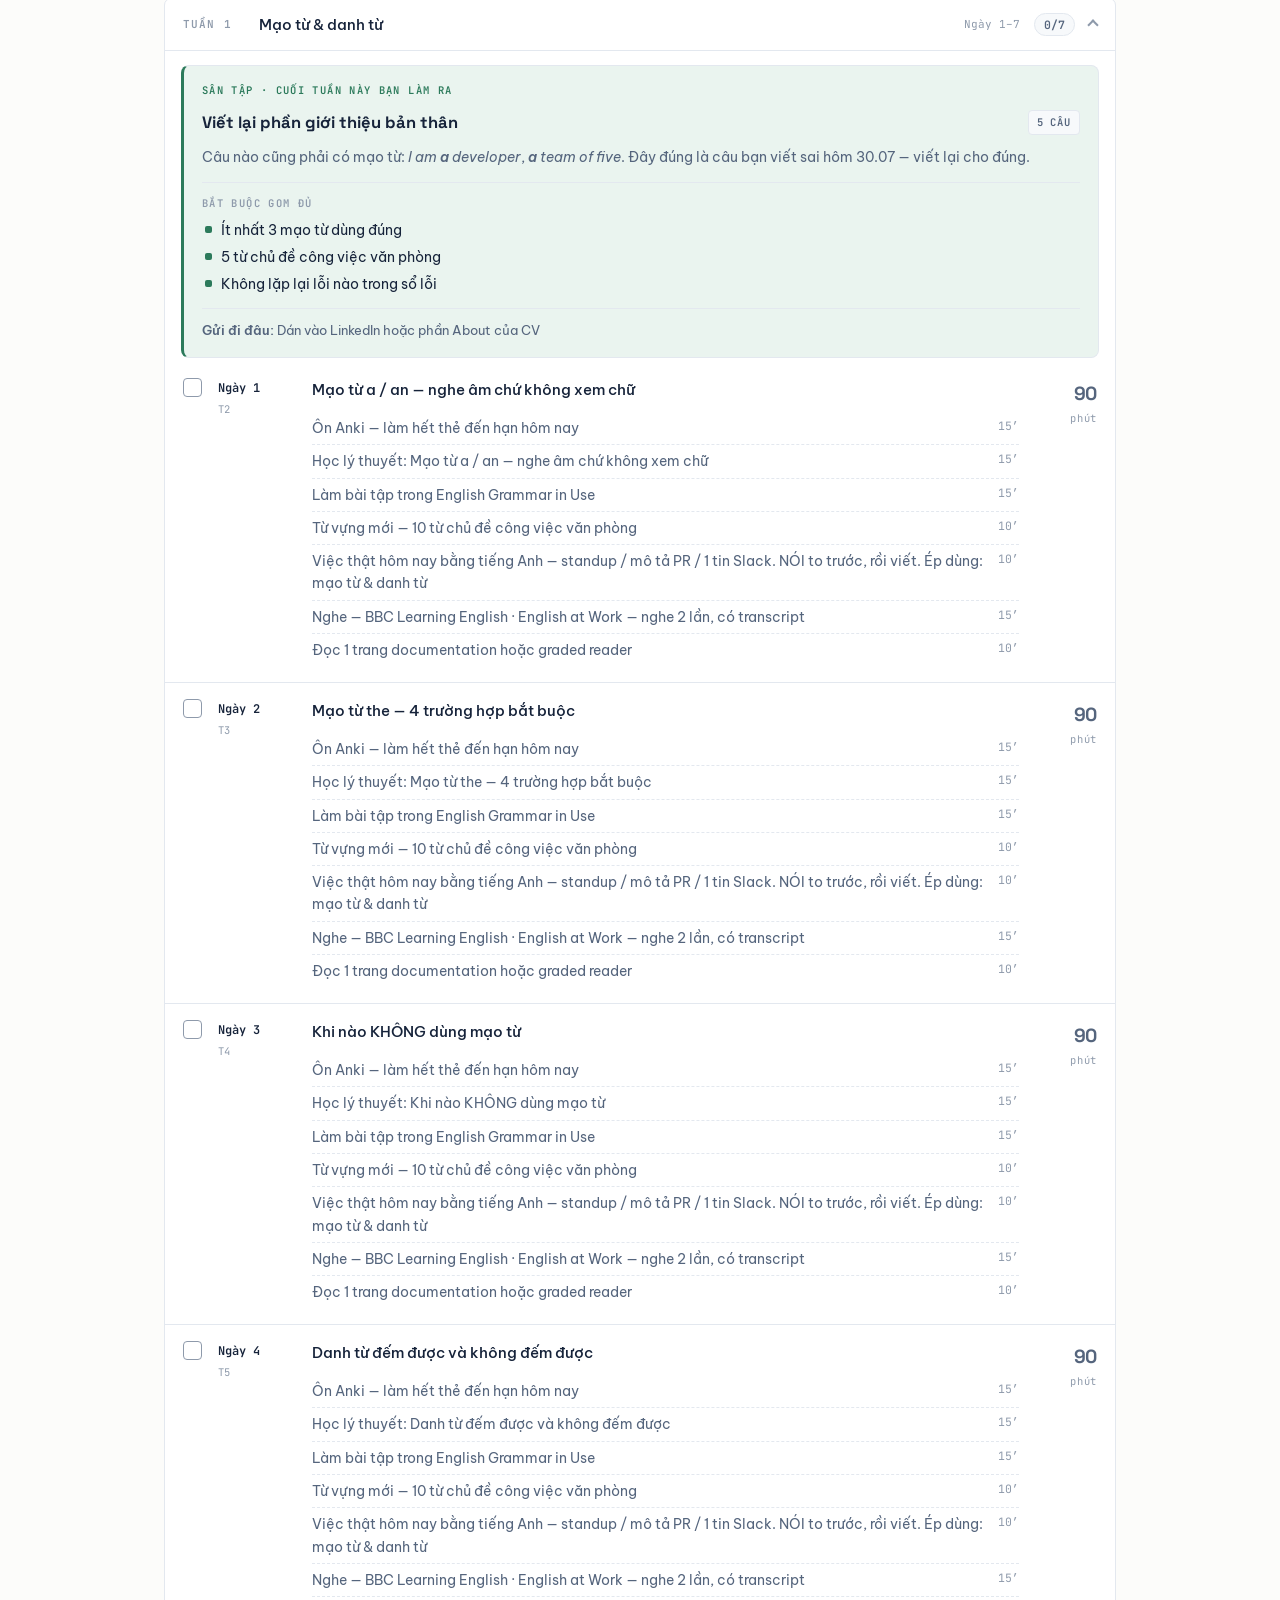
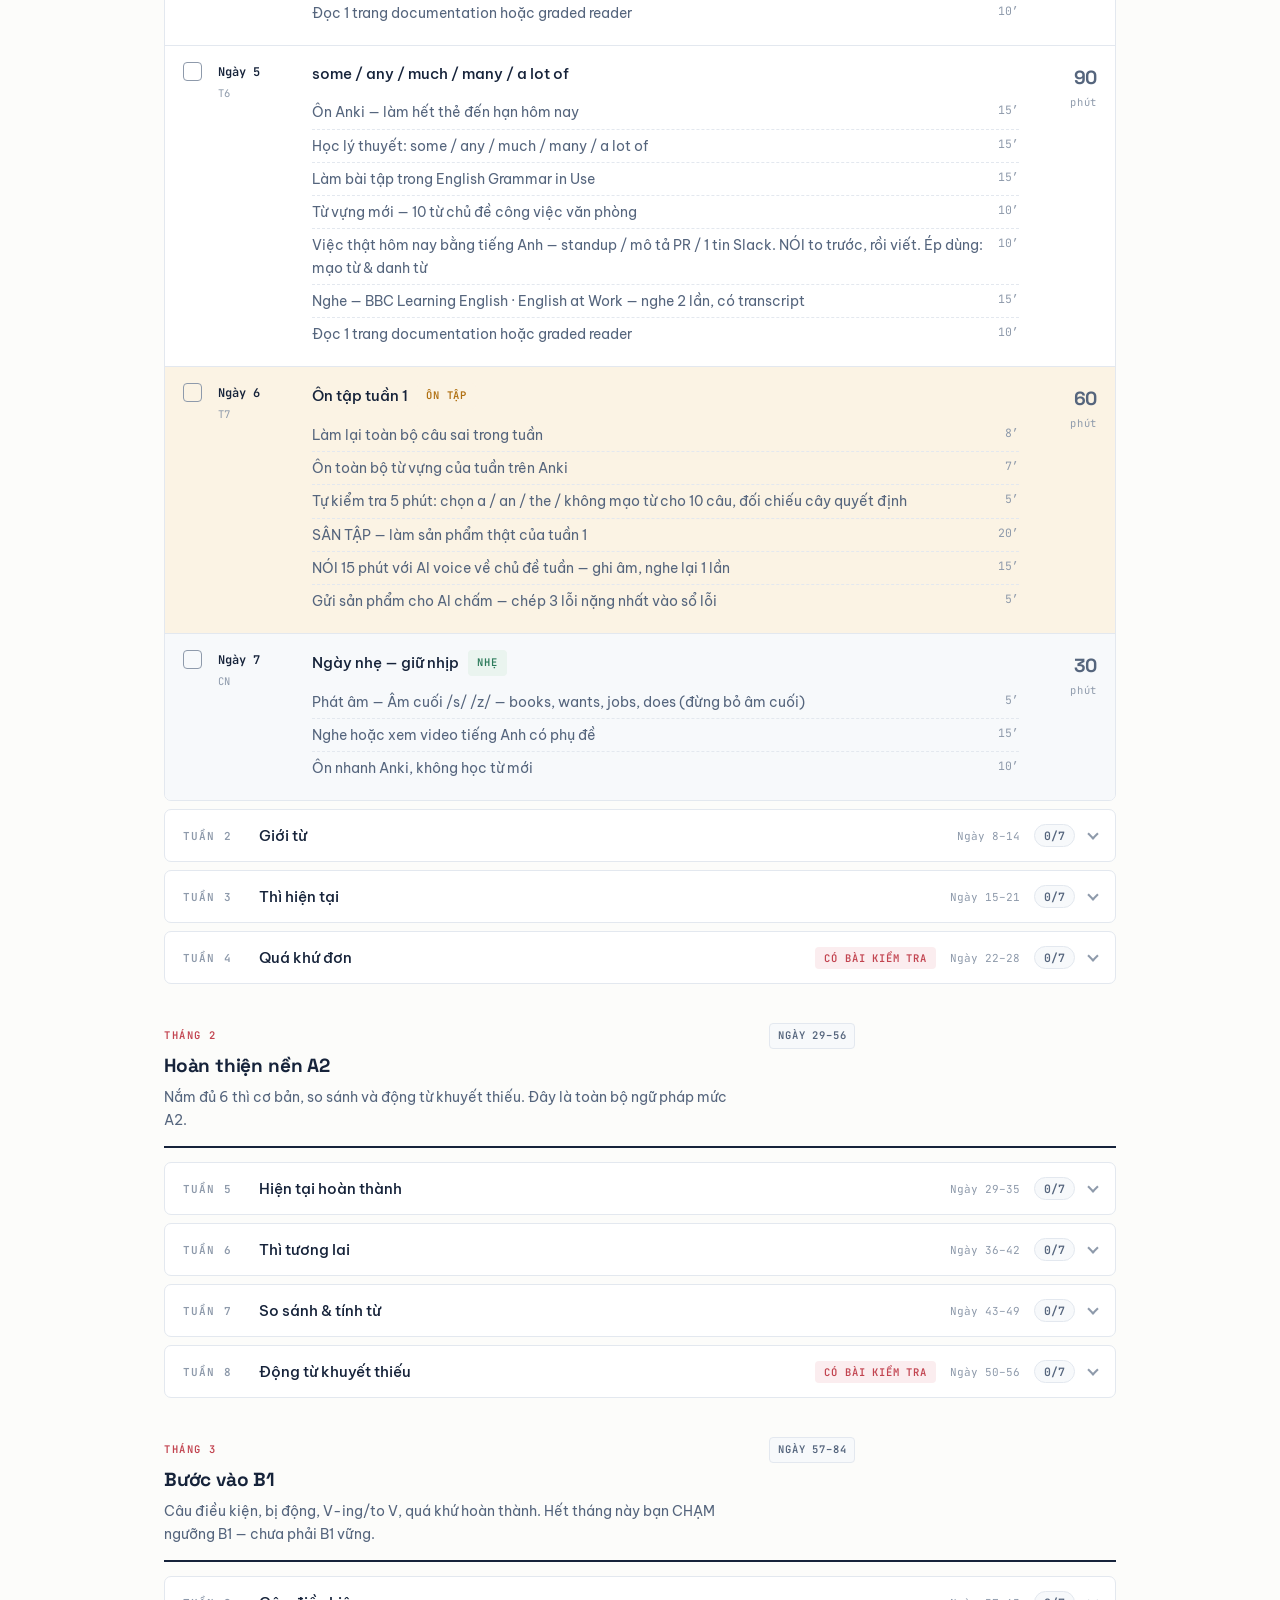
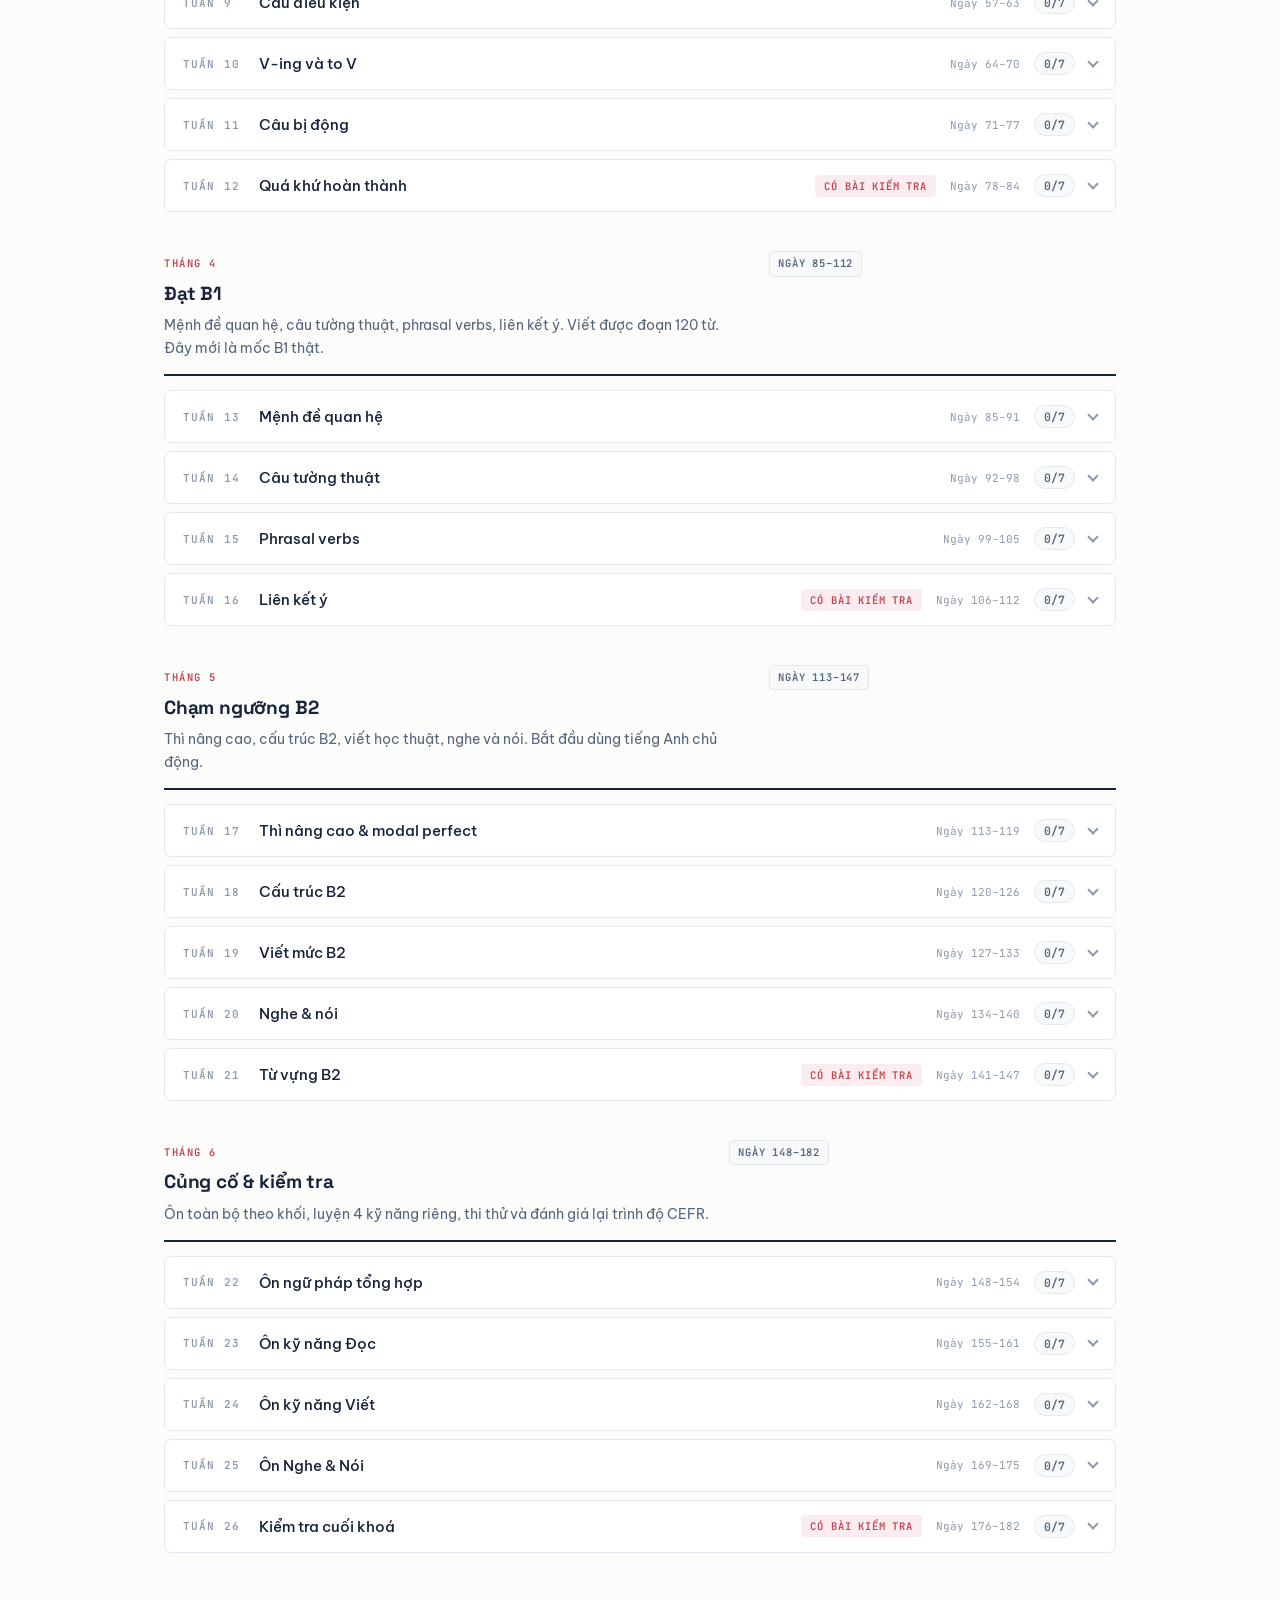
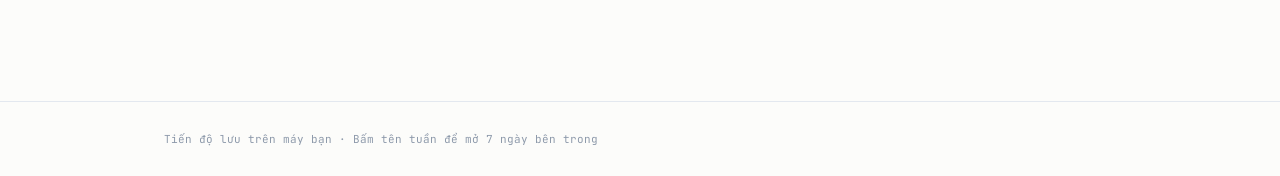
<file: lo-trinh.html>
﻿<!DOCTYPE html>
<html lang="vi">
<head>
<meta charset="UTF-8">
<meta name="viewport" content="width=device-width, initial-scale=1.0">
<title>Lộ trình 6 tháng · 182 ngày</title>
<link rel="preconnect" href="https://fonts.googleapis.com">
<link rel="preconnect" href="https://fonts.gstatic.com" crossorigin>
<link href="https://fonts.googleapis.com/css2?family=Be+Vietnam+Pro:wght@400;500;600&family=Space+Grotesk:wght@500;700&family=JetBrains+Mono:wght@400;600&display=swap" rel="stylesheet">
<link rel="stylesheet" href="style.css">
</head>
<body>

<nav class="nav"><div class="nav-in">
  <a class="brand" href="index.html"><i>EN</i> A2 → B2</a>
  <ul class="nav-links">
    <li><a href="index.html">Tổng quan</a></li>
    <li><a href="lo-trinh.html">Lộ trình</a></li>
    <li><a href="khai-niem.html">Khái niệm</a></li>
    <li><a href="bai-hoc.html">Bài học</a></li>
    <li><a href="tu-vung.html">Từ vựng</a></li>
    <li><a href="on-tap.html">Ôn tập</a></li>
  </ul>
  <button class="theme-btn" type="button"></button>
</div></nav>

<header class="hero" style="padding-bottom:36px"><div class="wrap">
  <p class="eyebrow">26 tuần học · 182 ngày · 230 giờ · đặt lịch 28 tuần</p>
  <h1>Lộ trình 6 tháng</h1>
  <p class="lede">Ngày thường 90 phút, thứ Bảy ôn tập 60 phút, Chủ nhật nhẹ 30 phút.
    Mỗi ngày đều có <b>nghe</b> và <b>nói to 5 câu</b>; thứ Bảy có <b>15 phút nói với AI voice + chấm bài</b>;
    Chủ nhật có <b>phát âm</b>. Năm bài kiểm tra tháng đo cả nghe và nói, không chỉ ngữ pháp.
    Tích ô khi học xong. Bỏ một ngày thì không sao — “Hôm nay” đi theo tiến độ của bạn, không theo lịch.</p>
  <p class="lede" style="margin-top:14px;font-size:15px">Mỗi tuần kết thúc bằng một <b>sản phẩm thật</b> —
    bug report, mô tả PR, README — và nó bắt buộc gom cả ngữ pháp lẫn từ vựng của tuần vào một chỗ.
    Mở một tuần ra là thấy tuần đó bạn làm ra cái gì.</p>

  <!-- HÔM NAY -->
  <div class="todaybox" id="today"></div>

  <div class="startrow">
    <label for="sd">Ngày bắt đầu khoá</label>
    <input type="date" id="sd">
    <button class="btn ghost sm" id="resetAll" type="button">Xoá toàn bộ tiến độ</button>
  </div>
</div></header>

<main>
<section class="block" style="padding-top:40px"><div class="wrap">

  <!-- TIẾN ĐỘ TỔNG -->
  <div class="card" style="margin-bottom:28px">
    <div class="prog-top">
      <div><div class="stat-k">Tiến độ toàn khoá</div>
        <div class="stat-v" id="bigpct">0%</div></div>
      <div class="prog-nums" id="nums"></div>
    </div>
    <div class="bar g" id="bigbar" style="--pct:0%;margin-top:14px;height:10px"><i></i></div>
    <div class="monthdots" id="dots"></div>
  </div>

  <!-- BỘ LỌC THÁNG -->
  <div class="filters" id="filters"></div>

  <!-- DANH SÁCH TUẦN -->
  <div id="list"></div>

</div></section>
</main>

<footer class="foot"><div class="wrap"><p>Tiến độ lưu trên máy bạn · Bấm tên tuần để mở 7 ngày bên trong</p></div></footer>

<script src="data.js"></script>
<script src="san-tap.js"></script>
<script src="app.js"></script>
<script>
/* ---------------- Dựng danh sách 26 tuần ---------------- */
const list = document.getElementById('list');

function dayClass(day){
  if (day.test) return 'test';
  if (day.review) return 'review';
  if (day.light) return 'light';
  return '';
}
function dayBadge(day){
  if (day.test)   return '<span class="pill red">Kiểm tra</span>';
  if (day.review) return '<span class="pill amber">Ôn tập</span>';
  if (day.light)  return '<span class="pill green">Nhẹ</span>';
  return '';
}

/* ---------- Sân tập: sản phẩm thật của tuần ----------
   Đây là chỗ ngữ pháp + từ vựng + sổ lỗi của tuần gặp nhau.
   Bài tập điền chỗ trống kiểm tra bạn NHẬN RA luật; cái này
   kiểm tra bạn DÙNG được nó. */
function arenaBox(n){
  const a = (typeof ARENA !== 'undefined') && ARENA.find(x => x.w === n);
  if (!a) return '';
  return `<div class="arena">
    <div class="arena-h">
      <span class="arena-k">Sân tập · cuối tuần này bạn làm ra</span>
      <h4>${a.t}</h4>
      <span class="pill">${a.size}</span>
    </div>
    <p class="arena-why">${a.force}</p>
    <div class="arena-must">
      <span class="gap-k">Bắt buộc gom đủ</span>
      <ul>${a.must.map(m => `<li>${m}</li>`).join('')}</ul>
    </div>
    <p class="arena-ship"><b>Gửi đi đâu:</b> ${a.ship}</p>
  </div>`;
}

let html = '';
MONTHS.forEach(mo => {
  const weeksOfMonth = WEEKS.filter(w => w.m === mo.n);
  const first = dayNo(WEEKS.indexOf(weeksOfMonth[0]), 0);
  const last  = dayNo(WEEKS.indexOf(weeksOfMonth[weeksOfMonth.length-1]), 6);

  html += `<div class="mgroup" data-m="${mo.n}">
    <div class="mhead">
      <div><span class="mhead-n">${mo.name}</span>
        <h3>${mo.title}</h3>
        <p>${mo.goal}</p></div>
      <span class="pill">Ngày ${first}–${last}</span>
    </div>`;

  weeksOfMonth.forEach(w => {
    const wi = WEEKS.indexOf(w);
    const days = buildWeek(w);
    const from = dayNo(wi, 0), to = dayNo(wi, days.length - 1);

    html += `<article class="week" data-w="${wi}">
      <button class="week-head" type="button" aria-expanded="false">
        <span class="week-n">Tuần ${w.n}</span>
        <span class="week-t">${w.theme}</span>
        ${w.milestone ? '<span class="pill red">Có bài kiểm tra</span>' : ''}
        <span class="week-days">Ngày ${from}–${to}</span>
        <span class="week-cnt" data-cnt="${wi}">0/${days.length}</span>
        <span class="chev"></span>
      </button>
      <div class="week-body">` + arenaBox(w.n);

    days.forEach((day, di) => {
      const n = dayNo(wi, di);
      html += `<div class="dayrow ${dayClass(day)}" data-n="${n}">
        <label class="check"><input type="checkbox" data-n="${n}"><span></span></label>
        <div class="day-n">Ngày ${n}<em>${['T2','T3','T4','T5','T6','T7','CN'][di]}</em></div>
        <div class="day-main">
          <div class="day-focus">${day.focus} ${dayBadge(day)}</div>
          <ul class="tasks">${day.tasks.map(t =>
            `<li><span>${t[0]}</span><em>${t[1]}′</em></li>`).join('')}</ul>
        </div>
        <div class="day-min">${day.min}<em>phút</em></div>
      </div>`;
    });

    html += `</div></article>`;
  });
  html += `</div>`;
});
list.innerHTML = html;

/* ---------------- Bộ lọc tháng ---------------- */
const filters = document.getElementById('filters');
filters.innerHTML = `<button class="fbtn on" data-f="all" type="button">Tất cả</button>` +
  MONTHS.map(m => `<button class="fbtn" data-f="${m.n}" type="button">${m.name}</button>`).join('');
filters.addEventListener('click', e => {
  const b = e.target.closest('.fbtn'); if (!b) return;
  filters.querySelectorAll('.fbtn').forEach(x => x.classList.remove('on'));
  b.classList.add('on');
  const f = b.dataset.f;
  document.querySelectorAll('.mgroup').forEach(g => {
    g.hidden = !(f === 'all' || g.dataset.m === f);
  });
});

/* ---------------- Mở / đóng tuần ---------------- */
list.addEventListener('click', e => {
  const head = e.target.closest('.week-head'); if (!head) return;
  const week = head.parentElement;
  const open = week.classList.toggle('open');
  head.setAttribute('aria-expanded', String(open));
});

/* ---------------- Tích ngày ---------------- */
const boxes = [...document.querySelectorAll('input[data-n]')];

function paint(){
  const done = doneDays();
  boxes.forEach(b => {
    const on = !!done[b.dataset.n];
    b.checked = on;
    b.closest('.dayrow').classList.toggle('done', on);
  });
  /* số ngày xong của từng tuần */
  document.querySelectorAll('.week').forEach(w => {
    const bs = [...w.querySelectorAll('input[data-n]')];
    const c = bs.filter(x => x.checked).length;
    const el = w.querySelector('.week-cnt');
    el.textContent = c + '/' + bs.length;
    el.classList.toggle('full', c === bs.length && c > 0);
  });
  /* tiến độ tổng */
  const d = countDone(), pct = Math.round(d / 182 * 100), h = hoursDone();
  document.getElementById('bigpct').textContent = pct + '%';
  document.getElementById('bigbar').style.setProperty('--pct', pct + '%');
  document.getElementById('nums').innerHTML = `
    <div><span class="stat-k">Ngày</span><b>${d}/182</b></div>
    <div><span class="stat-k">Giờ</span><b>${h.toFixed(1)}/${hoursTotal().toFixed(0)}</b></div>
    <div><span class="stat-k">Còn lại</span><b>${182-d} ngày</b></div>`;
  /* chấm theo tháng */
  document.getElementById('dots').innerHTML = MONTHS.map(m => {
    const ws = WEEKS.filter(w => w.m === m.n);
    let tot = 0, c = 0;
    ws.forEach(w => { const wi = WEEKS.indexOf(w);
      buildWeek(w).forEach((_, di) => { tot++; if (done[dayNo(wi, di)]) c++; }); });
    const p = Math.round(c / tot * 100);
    return `<div class="mdot"><span>${m.name}</span>
      <div class="bar g" style="--pct:${p}%"><i></i></div><em>${c}/${tot}</em></div>`;
  }).join('');
  renderToday();
}

list.addEventListener('change', e => {
  const b = e.target.closest('input[data-n]'); if (!b) return;
  setDay(b.dataset.n, b.checked);
  paint();
});

/* ---------------- Hôm nay học gì ---------------- */
function renderToday(){
  const box = document.getElementById('today');

  if (isFinished()){
    box.innerHTML = `<div class="today-l"><span class="stat-k">Hoàn thành</span>
        <div class="today-d">182/182</div><span class="pill green">Xong khoá</span></div>
      <div class="today-r"><div class="today-w">Bạn đã học đủ 182 ngày · ${hoursTotal().toFixed(0)} giờ</div>
        <div class="today-f">Chúc mừng. Giờ làm bài thi thử tuần 26 và lập kế hoạch 6 tháng tiếp theo.</div></div>`;
    return;
  }

  const n = currentDayNo();
  const { w, d } = locate(n);
  const week = WEEKS[w];
  const day = buildWeek(week)[d];
  const isDone = !!doneDays()[n];
  const behind = daysBehind();

  box.innerHTML = `
    <div class="today-l">
      <span class="stat-k">Học tiếp</span>
      <div class="today-d">Ngày ${n}</div>
      <span class="pill ${isDone?'green':'red'}">${isDone?'Đã xong':'Chưa học'}</span>
      ${behind ? `<span class="pill amber">Chậm ${behind} ngày so với lịch</span>` : ''}
    </div>
    <div class="today-r">
      <div class="today-w">Tuần ${week.n} · ${week.theme}</div>
      <div class="today-f">${day.focus}</div>
      <ul class="tasks">${day.tasks.map(t=>`<li><span>${t[0]}</span><em>${t[1]}′</em></li>`).join('')}</ul>
      ${(() => {
        const a = (typeof ARENA !== 'undefined') && ARENA.find(x => x.w === week.n);
        return a ? `<p class="today-arena"><b>Cuối tuần này bạn làm ra:</b> ${a.t}
          <em>— ${a.size}, ${a.ship.toLowerCase()}</em></p>` : '';
      })()}
      <div class="today-a">
        <b>${day.min} phút</b>
        <button class="btn sm" id="goDay" type="button">${isDone?'Bỏ đánh dấu':'Đánh dấu đã học xong'}</button>
        <a class="btn ghost sm" href="bai-hoc.html">Mở bài học →</a>
      </div>
      ${behind >= 7 ? `<p style="margin-top:12px;font-size:13.5px;color:var(--ink-3)">
        Chậm lịch không phải lý do để bỏ. Đừng học bù dồn — cứ tiếp tục ngày ${n},
        khoá sẽ kết thúc muộn hơn ${behind} ngày và chỉ có thế.</p>` : ''}
    </div>`;

  document.getElementById('goDay').onclick = () => { setDay(n, !isDone); paint(); };
}

/* ---------------- Ngày bắt đầu ---------------- */
const sd = document.getElementById('sd');
sd.value = startDate();
sd.addEventListener('change', () => {
  if (!sd.value) return;
  Store.set(K.start, sd.value);
  paint();
});

document.getElementById('resetAll').addEventListener('click', () => {
  if (!confirm('Xoá toàn bộ tiến độ 182 ngày?')) return;
  Store.del(K.days); paint();
});

/* ---------------- Khởi động ---------------- */
paint();
/* mở sẵn tuần đang học */
(function openCurrent(){
  const wi = locate(currentDayNo()).w;
  const el = document.querySelector(`.week[data-w="${wi}"]`);
  if (el){ el.classList.add('open'); el.querySelector('.week-head').setAttribute('aria-expanded','true'); }
})();
</script>
</body>
</html>
</file>
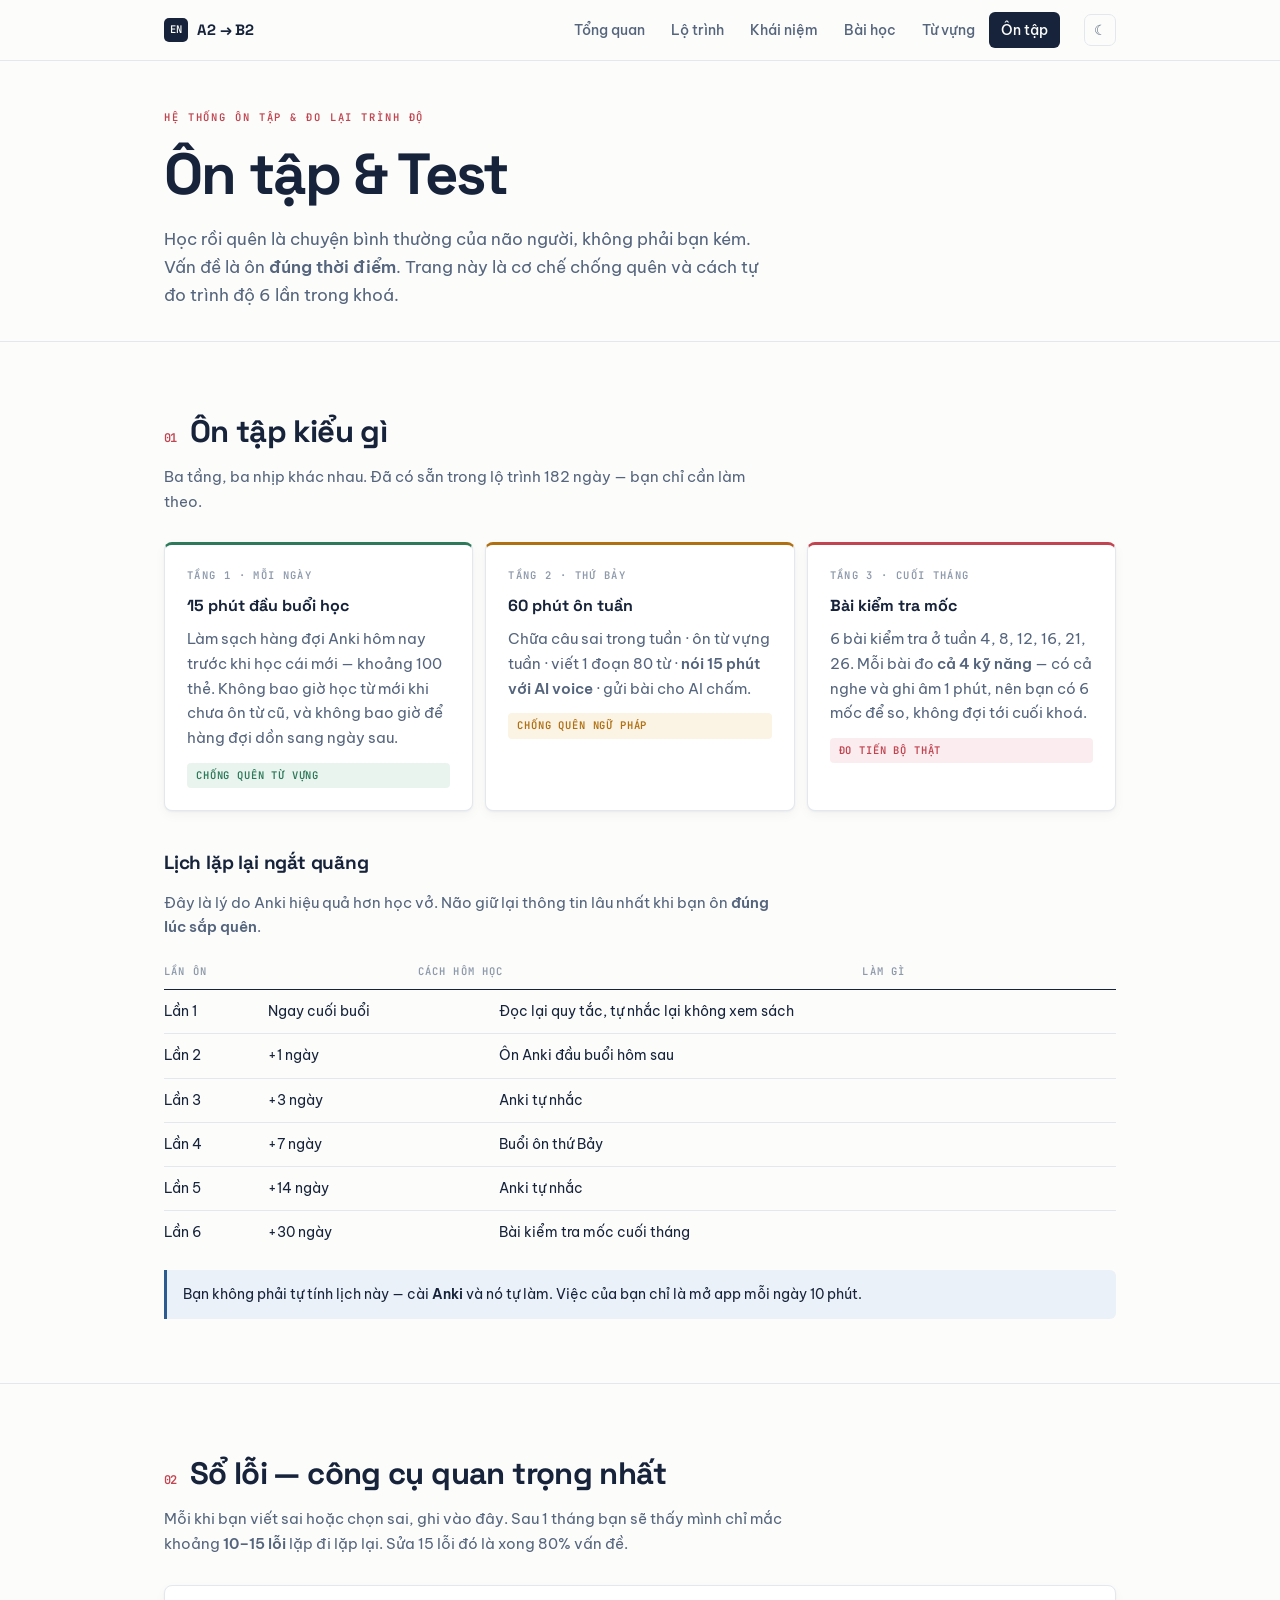
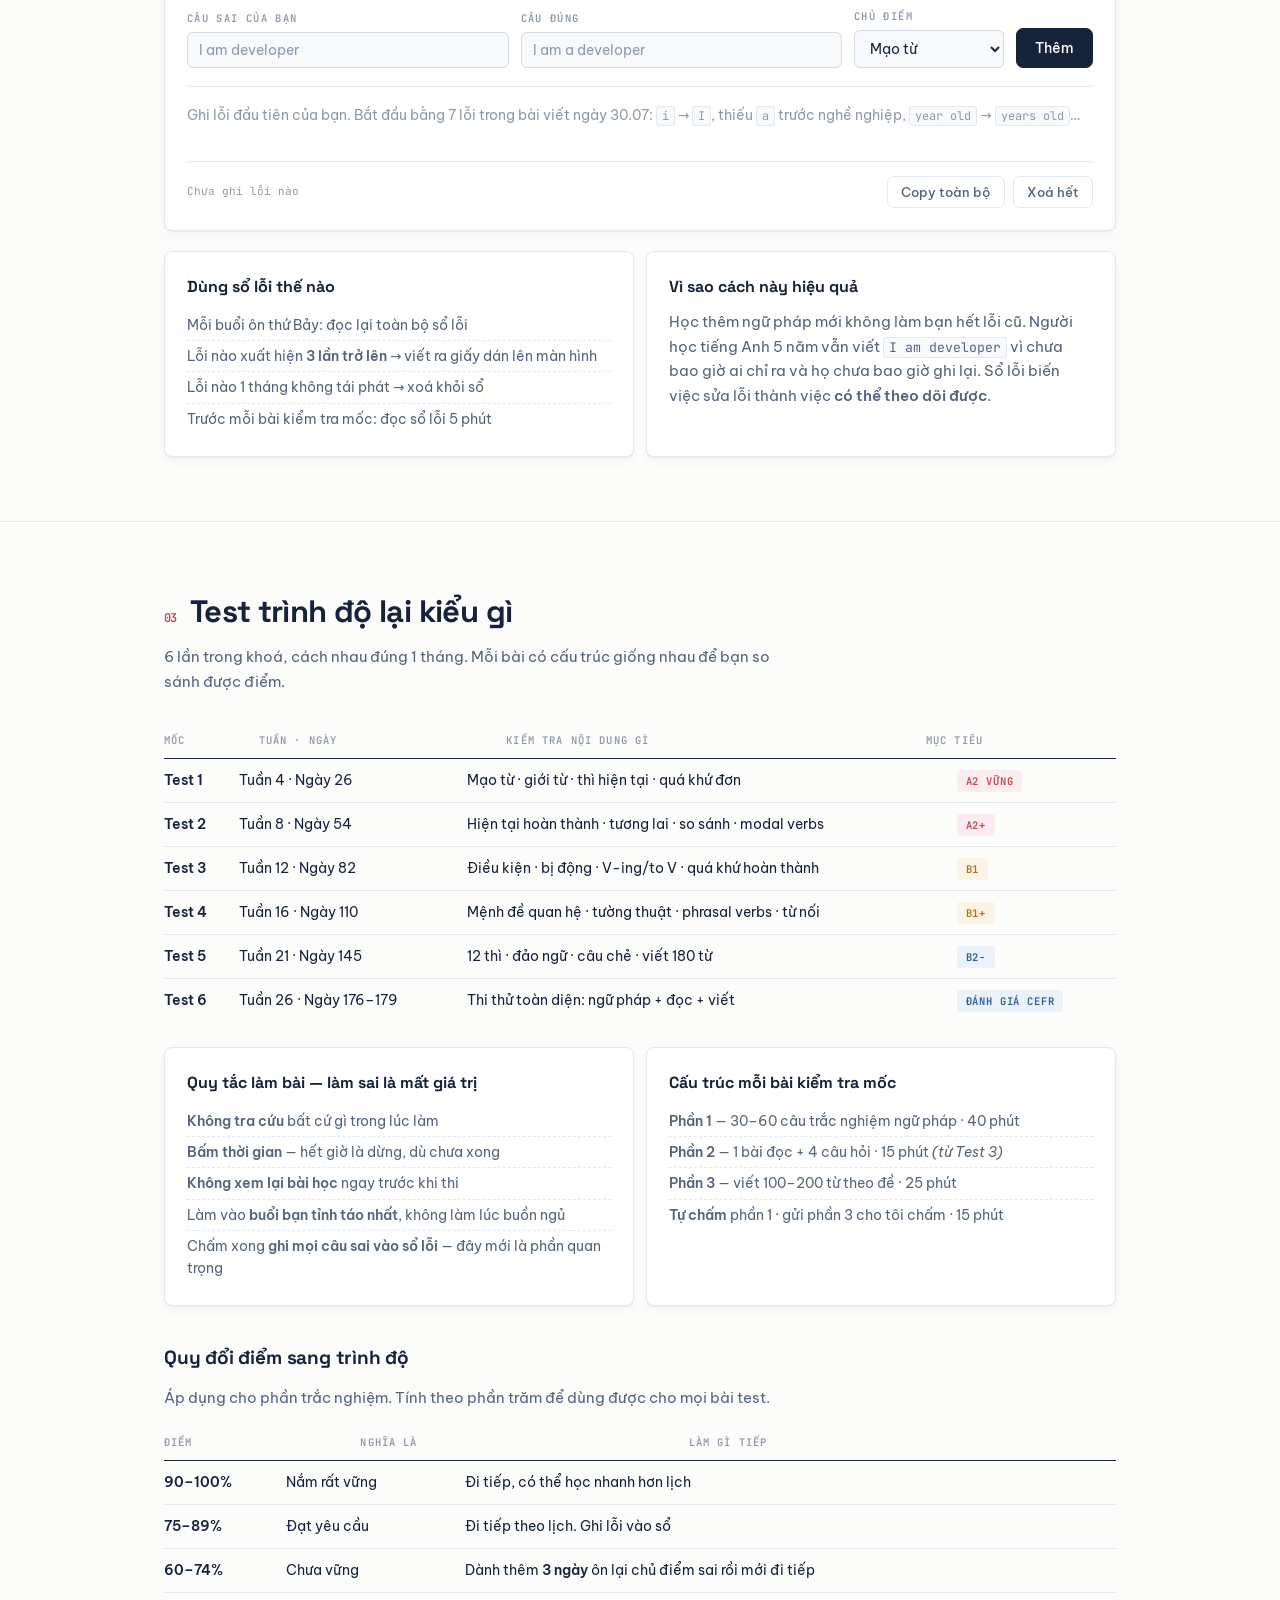
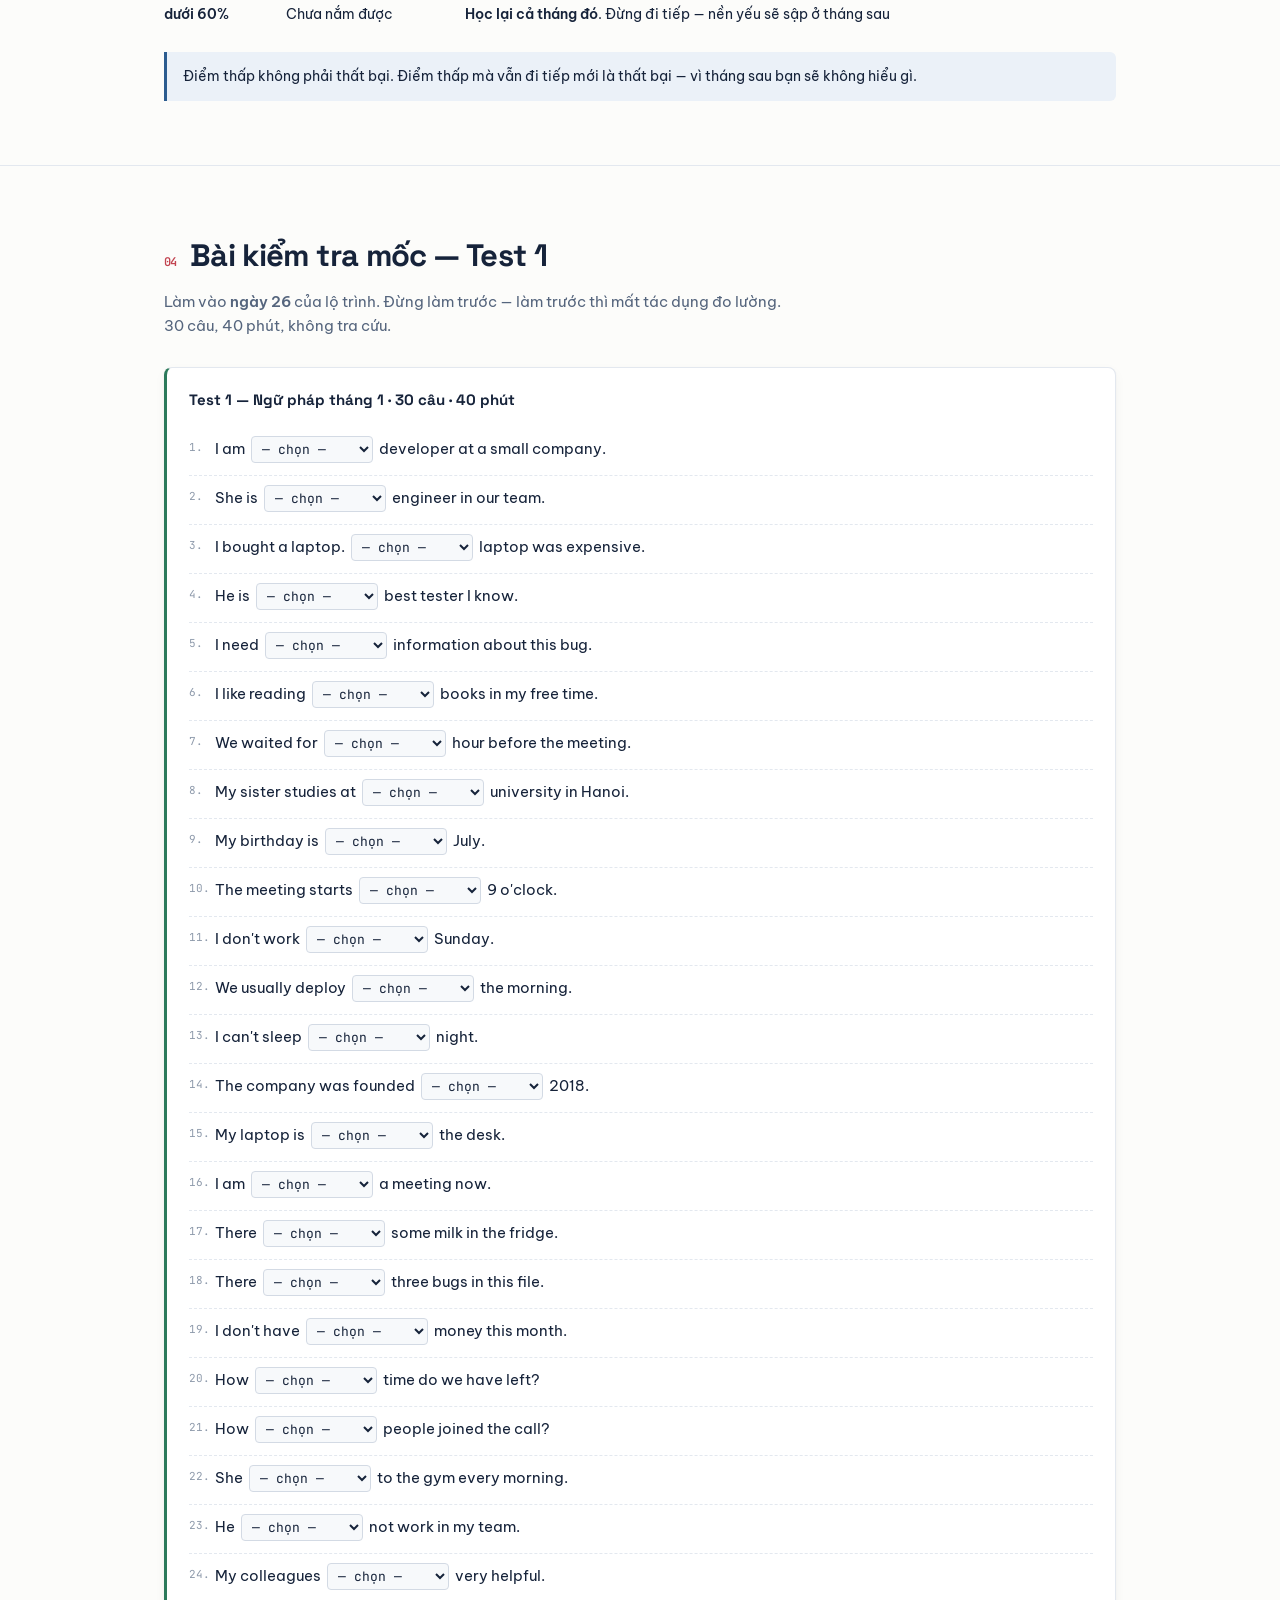
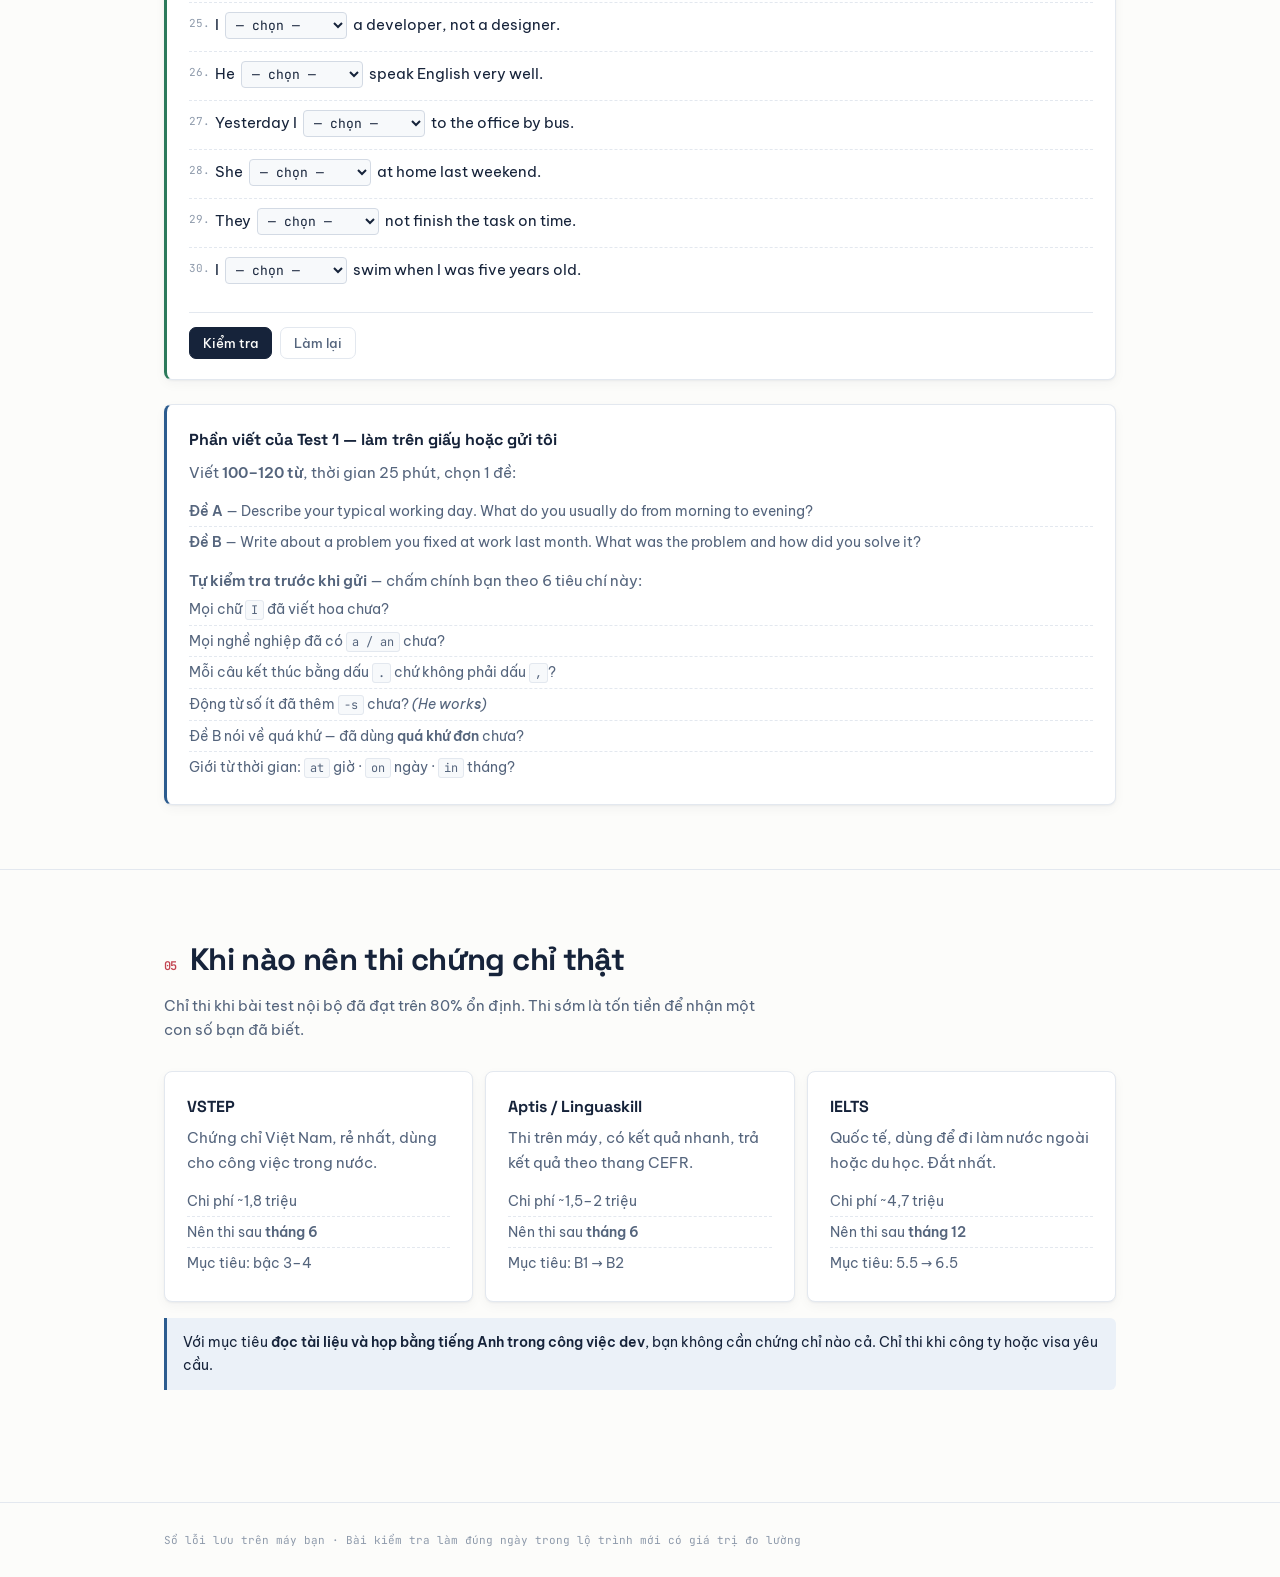
<file: on-tap.html>
<!DOCTYPE html>
<html lang="vi">
<head>
<meta charset="UTF-8">
<meta name="viewport" content="width=device-width, initial-scale=1.0">
<title>Ôn tập &amp; Test · Lộ trình tiếng Anh A2 → B2</title>
<link rel="preconnect" href="https://fonts.googleapis.com">
<link rel="preconnect" href="https://fonts.gstatic.com" crossorigin>
<link href="https://fonts.googleapis.com/css2?family=Be+Vietnam+Pro:wght@400;500;600&family=Space+Grotesk:wght@500;700&family=JetBrains+Mono:wght@400;600&display=swap" rel="stylesheet">
<link rel="stylesheet" href="style.css">
</head>
<body>

<nav class="nav"><div class="nav-in">
  <a class="brand" href="index.html"><i>EN</i> A2 → B2</a>
  <ul class="nav-links">
    <li><a href="index.html">Tổng quan</a></li>
    <li><a href="lo-trinh.html">Lộ trình</a></li>
    <li><a href="khai-niem.html">Khái niệm</a></li>
    <li><a href="bai-hoc.html">Bài học</a></li>
    <li><a href="tu-vung.html">Từ vựng</a></li>
    <li><a href="on-tap.html">Ôn tập</a></li>
  </ul>
  <button class="theme-btn" type="button"></button>
</div></nav>

<header class="hero" style="padding:48px 0 32px"><div class="wrap">
  <p class="eyebrow">Hệ thống ôn tập &amp; đo lại trình độ</p>
  <h1>Ôn tập &amp; Test</h1>
  <p class="lede">Học rồi quên là chuyện bình thường của não người, không phải bạn kém.
    Vấn đề là ôn <b>đúng thời điểm</b>. Trang này là cơ chế chống quên và cách tự đo trình độ 6 lần trong khoá.</p>
</div></header>

<main>

<!-- ===== 01 BA TẦNG ÔN TẬP ===== -->
<section class="block"><div class="wrap">
  <div class="block-head">
    <h2><span class="tag">01</span> Ôn tập kiểu gì</h2>
    <p class="sub">Ba tầng, ba nhịp khác nhau. Đã có sẵn trong lộ trình 182 ngày — bạn chỉ cần làm theo.</p>
  </div>

  <div class="grid g3">
    <div class="card" style="border-top:3px solid var(--green)">
      <div class="stat-k">Tầng 1 · Mỗi ngày</div>
      <h4 style="margin:8px 0">15 phút đầu buổi học</h4>
      <p class="sub">Làm sạch hàng đợi Anki hôm nay trước khi học cái mới — khoảng 100 thẻ. Không bao giờ học từ mới khi chưa ôn từ cũ, và không bao giờ để hàng đợi dồn sang ngày sau.</p>
      <p class="pill green" style="margin-top:12px">Chống quên từ vựng</p>
    </div>
    <div class="card" style="border-top:3px solid var(--amber)">
      <div class="stat-k">Tầng 2 · Thứ Bảy</div>
      <h4 style="margin:8px 0">60 phút ôn tuần</h4>
      <p class="sub">Chữa câu sai trong tuần · ôn từ vựng tuần · viết 1 đoạn 80 từ · <b>nói 15 phút với AI voice</b> · gửi bài cho AI chấm.</p>
      <p class="pill amber" style="margin-top:12px">Chống quên ngữ pháp</p>
    </div>
    <div class="card" style="border-top:3px solid var(--red)">
      <div class="stat-k">Tầng 3 · Cuối tháng</div>
      <h4 style="margin:8px 0">Bài kiểm tra mốc</h4>
      <p class="sub">6 bài kiểm tra ở tuần 4, 8, 12, 16, 21, 26. Mỗi bài đo <b>cả 4 kỹ năng</b> — có cả nghe và ghi âm 1 phút, nên bạn có 6 mốc để so, không đợi tới cuối khoá.</p>
      <p class="pill red" style="margin-top:12px">Đo tiến bộ thật</p>
    </div>
  </div>

  <h3 style="margin:36px 0 12px">Lịch lặp lại ngắt quãng</h3>
  <p class="sub">Đây là lý do Anki hiệu quả hơn học vở. Não giữ lại thông tin lâu nhất khi bạn ôn <b>đúng lúc sắp quên</b>.</p>
  <table class="tbl">
    <thead><tr><th>Lần ôn</th><th>Cách hôm học</th><th>Làm gì</th></tr></thead>
    <tbody>
      <tr><td>Lần 1</td><td>Ngay cuối buổi</td><td>Đọc lại quy tắc, tự nhắc lại không xem sách</td></tr>
      <tr><td>Lần 2</td><td>+1 ngày</td><td>Ôn Anki đầu buổi hôm sau</td></tr>
      <tr><td>Lần 3</td><td>+3 ngày</td><td>Anki tự nhắc</td></tr>
      <tr><td>Lần 4</td><td>+7 ngày</td><td>Buổi ôn thứ Bảy</td></tr>
      <tr><td>Lần 5</td><td>+14 ngày</td><td>Anki tự nhắc</td></tr>
      <tr><td>Lần 6</td><td>+30 ngày</td><td>Bài kiểm tra mốc cuối tháng</td></tr>
    </tbody>
  </table>
  <div class="tip">Bạn không phải tự tính lịch này — cài <b>Anki</b> và nó tự làm. Việc của bạn chỉ là mở app mỗi ngày 10 phút.</div>
</div></section>

<!-- ===== 02 SỔ LỖI ===== -->
<section class="block"><div class="wrap">
  <div class="block-head">
    <h2><span class="tag">02</span> Sổ lỗi — công cụ quan trọng nhất</h2>
    <p class="sub">Mỗi khi bạn viết sai hoặc chọn sai, ghi vào đây. Sau 1 tháng bạn sẽ thấy mình chỉ mắc
      khoảng <b>10–15 lỗi</b> lặp đi lặp lại. Sửa 15 lỗi đó là xong 80% vấn đề.</p>
  </div>

  <div class="card">
    <div class="errform">
      <div><label>Câu sai của bạn</label><input id="e-bad" placeholder="I am developer"></div>
      <div><label>Câu đúng</label><input id="e-good" placeholder="I am a developer"></div>
      <div style="flex:0 0 150px"><label>Chủ điểm</label>
        <select id="e-tag">
          <option>Mạo từ</option><option>Giới từ</option><option>Thì động từ</option>
          <option>Số nhiều</option><option>Từ vựng</option><option>Nối câu</option>
          <option>Chính tả</option><option>Khác</option>
        </select></div>
      <button class="btn" id="e-add" type="button">Thêm</button>
    </div>
    <div id="errlist"></div>
    <div class="errfoot">
      <span id="errcount"></span>
      <button class="btn ghost sm" id="e-copy" type="button">Copy toàn bộ</button>
      <button class="btn ghost sm" id="e-clear" type="button">Xoá hết</button>
    </div>
  </div>

  <div class="grid g2" style="margin-top:20px">
    <div class="card"><h4>Dùng sổ lỗi thế nào</h4>
      <ul class="mini" style="margin-top:10px">
        <li>Mỗi buổi ôn thứ Bảy: đọc lại toàn bộ sổ lỗi</li>
        <li>Lỗi nào xuất hiện <b>3 lần trở lên</b> → viết ra giấy dán lên màn hình</li>
        <li>Lỗi nào 1 tháng không tái phát → xoá khỏi sổ</li>
        <li>Trước mỗi bài kiểm tra mốc: đọc sổ lỗi 5 phút</li>
      </ul></div>
    <div class="card"><h4>Vì sao cách này hiệu quả</h4>
      <p class="sub" style="margin-top:10px">Học thêm ngữ pháp mới không làm bạn hết lỗi cũ. Người học tiếng Anh 5 năm
        vẫn viết <code>I am developer</code> vì chưa bao giờ ai chỉ ra và họ chưa bao giờ ghi lại.
        Sổ lỗi biến việc sửa lỗi thành việc <b>có thể theo dõi được</b>.</p></div>
  </div>
</div></section>

<!-- ===== 03 TEST LẠI TRÌNH ĐỘ ===== -->
<section class="block"><div class="wrap">
  <div class="block-head">
    <h2><span class="tag">03</span> Test trình độ lại kiểu gì</h2>
    <p class="sub">6 lần trong khoá, cách nhau đúng 1 tháng. Mỗi bài có cấu trúc giống nhau để bạn so sánh được điểm.</p>
  </div>

  <table class="tbl">
    <thead><tr><th>Mốc</th><th>Tuần · Ngày</th><th>Kiểm tra nội dung gì</th><th>Mục tiêu</th></tr></thead>
    <tbody>
      <tr><td><b>Test 1</b></td><td>Tuần 4 · Ngày 26</td><td>Mạo từ · giới từ · thì hiện tại · quá khứ đơn</td><td><span class="pill red">A2 vững</span></td></tr>
      <tr><td><b>Test 2</b></td><td>Tuần 8 · Ngày 54</td><td>Hiện tại hoàn thành · tương lai · so sánh · modal verbs</td><td><span class="pill red">A2+</span></td></tr>
      <tr><td><b>Test 3</b></td><td>Tuần 12 · Ngày 82</td><td>Điều kiện · bị động · V-ing/to V · quá khứ hoàn thành</td><td><span class="pill amber">B1</span></td></tr>
      <tr><td><b>Test 4</b></td><td>Tuần 16 · Ngày 110</td><td>Mệnh đề quan hệ · tường thuật · phrasal verbs · từ nối</td><td><span class="pill amber">B1+</span></td></tr>
      <tr><td><b>Test 5</b></td><td>Tuần 21 · Ngày 145</td><td>12 thì · đảo ngữ · câu chẻ · viết 180 từ</td><td><span class="pill blue">B2−</span></td></tr>
      <tr><td><b>Test 6</b></td><td>Tuần 26 · Ngày 176–179</td><td>Thi thử toàn diện: ngữ pháp + đọc + viết</td><td><span class="pill blue">Đánh giá CEFR</span></td></tr>
    </tbody>
  </table>

  <div class="grid g2" style="margin-top:24px">
    <div class="card"><h4>Quy tắc làm bài — làm sai là mất giá trị</h4>
      <ul class="mini" style="margin-top:10px">
        <li><b>Không tra cứu</b> bất cứ gì trong lúc làm</li>
        <li><b>Bấm thời gian</b> — hết giờ là dừng, dù chưa xong</li>
        <li><b>Không xem lại bài học</b> ngay trước khi thi</li>
        <li>Làm vào <b>buổi bạn tỉnh táo nhất</b>, không làm lúc buồn ngủ</li>
        <li>Chấm xong <b>ghi mọi câu sai vào sổ lỗi</b> — đây mới là phần quan trọng</li>
      </ul></div>
    <div class="card"><h4>Cấu trúc mỗi bài kiểm tra mốc</h4>
      <ul class="mini" style="margin-top:10px">
        <li><b>Phần 1</b> — 30–60 câu trắc nghiệm ngữ pháp · 40 phút</li>
        <li><b>Phần 2</b> — 1 bài đọc + 4 câu hỏi · 15 phút <em>(từ Test 3)</em></li>
        <li><b>Phần 3</b> — viết 100–200 từ theo đề · 25 phút</li>
        <li><b>Tự chấm</b> phần 1 · gửi phần 3 cho tôi chấm · 15 phút</li>
      </ul></div>
  </div>

  <h3 style="margin:36px 0 12px">Quy đổi điểm sang trình độ</h3>
  <p class="sub">Áp dụng cho phần trắc nghiệm. Tính theo phần trăm để dùng được cho mọi bài test.</p>
  <table class="tbl">
    <thead><tr><th>Điểm</th><th>Nghĩa là</th><th>Làm gì tiếp</th></tr></thead>
    <tbody>
      <tr><td><b>90–100%</b></td><td>Nắm rất vững</td><td>Đi tiếp, có thể học nhanh hơn lịch</td></tr>
      <tr><td><b>75–89%</b></td><td>Đạt yêu cầu</td><td>Đi tiếp theo lịch. Ghi lỗi vào sổ</td></tr>
      <tr><td><b>60–74%</b></td><td>Chưa vững</td><td>Dành thêm <b>3 ngày</b> ôn lại chủ điểm sai rồi mới đi tiếp</td></tr>
      <tr><td><b>dưới 60%</b></td><td>Chưa nắm được</td><td><b>Học lại cả tháng đó</b>. Đừng đi tiếp — nền yếu sẽ sập ở tháng sau</td></tr>
    </tbody>
  </table>
  <div class="tip">Điểm thấp không phải thất bại. Điểm thấp mà vẫn đi tiếp mới là thất bại — vì tháng sau bạn sẽ không hiểu gì.</div>
</div></section>

<!-- ===== 04 BÀI KIỂM TRA THÁNG 1 ===== -->
<section class="block"><div class="wrap">
  <div class="block-head">
    <h2><span class="tag">04</span> Bài kiểm tra mốc — Test 1</h2>
    <p class="sub">Làm vào <b>ngày 26</b> của lộ trình. Đừng làm trước — làm trước thì mất tác dụng đo lường.
      30 câu, 40 phút, không tra cứu.</p>
  </div>
  <div class="quiz" data-quiz="t1"></div>
  <div id="verdict" class="verdict" hidden></div>

  <div class="card" style="margin-top:24px;border-left:3px solid var(--blue)">
    <h4>Phần viết của Test 1 — làm trên giấy hoặc gửi tôi</h4>
    <p class="sub" style="margin-top:8px">Viết <b>100–120 từ</b>, thời gian 25 phút, chọn 1 đề:</p>
    <ul class="mini" style="margin-top:10px">
      <li><b>Đề A</b> — Describe your typical working day. What do you usually do from morning to evening?</li>
      <li><b>Đề B</b> — Write about a problem you fixed at work last month. What was the problem and how did you solve it?</li>
    </ul>
    <p class="sub" style="margin-top:12px"><b>Tự kiểm tra trước khi gửi</b> — chấm chính bạn theo 6 tiêu chí này:</p>
    <ul class="mini">
      <li>Mọi chữ <code>I</code> đã viết hoa chưa?</li>
      <li>Mọi nghề nghiệp đã có <code>a / an</code> chưa?</li>
      <li>Mỗi câu kết thúc bằng dấu <code>.</code> chứ không phải dấu <code>,</code>?</li>
      <li>Động từ số ít đã thêm <code>-s</code> chưa? <i>(He work<b>s</b>)</i></li>
      <li>Đề B nói về quá khứ — đã dùng <b>quá khứ đơn</b> chưa?</li>
      <li>Giới từ thời gian: <code>at</code> giờ · <code>on</code> ngày · <code>in</code> tháng?</li>
    </ul>
  </div>
</div></section>

<!-- ===== 05 THI CHỨNG CHỈ ===== -->
<section class="block"><div class="wrap">
  <div class="block-head">
    <h2><span class="tag">05</span> Khi nào nên thi chứng chỉ thật</h2>
    <p class="sub">Chỉ thi khi bài test nội bộ đã đạt trên 80% ổn định. Thi sớm là tốn tiền để nhận một con số bạn đã biết.</p>
  </div>
  <div class="grid g3">
    <div class="card"><h4>VSTEP</h4>
      <p class="sub" style="margin-top:6px">Chứng chỉ Việt Nam, rẻ nhất, dùng cho công việc trong nước.</p>
      <ul class="mini" style="margin-top:10px"><li>Chi phí ~1,8 triệu</li><li>Nên thi sau <b>tháng 6</b></li><li>Mục tiêu: bậc 3–4</li></ul></div>
    <div class="card"><h4>Aptis / Linguaskill</h4>
      <p class="sub" style="margin-top:6px">Thi trên máy, có kết quả nhanh, trả kết quả theo thang CEFR.</p>
      <ul class="mini" style="margin-top:10px"><li>Chi phí ~1,5–2 triệu</li><li>Nên thi sau <b>tháng 6</b></li><li>Mục tiêu: B1 → B2</li></ul></div>
    <div class="card"><h4>IELTS</h4>
      <p class="sub" style="margin-top:6px">Quốc tế, dùng để đi làm nước ngoài hoặc du học. Đắt nhất.</p>
      <ul class="mini" style="margin-top:10px"><li>Chi phí ~4,7 triệu</li><li>Nên thi sau <b>tháng 12</b></li><li>Mục tiêu: 5.5 → 6.5</li></ul></div>
  </div>
  <div class="tip">Với mục tiêu <b>đọc tài liệu và họp bằng tiếng Anh trong công việc dev</b>, bạn không cần chứng chỉ nào cả.
    Chỉ thi khi công ty hoặc visa yêu cầu.</div>
</div></section>

</main>

<footer class="foot"><div class="wrap"><p>Sổ lỗi lưu trên máy bạn · Bài kiểm tra làm đúng ngày trong lộ trình mới có giá trị đo lường</p></div></footer>

<script src="data.js"></script>
<script src="app.js"></script>
<script>
/* ================== SỔ LỖI ================== */
const KE = 'en.errors';
const list = document.getElementById('errlist');

function errs(){ return Store.get(KE, []); }
function paintErrs(){
  const e = errs();
  document.getElementById('errcount').textContent =
    e.length ? `${e.length} lỗi đã ghi` : 'Chưa ghi lỗi nào';
  if (!e.length){
    list.innerHTML = `<p class="empty">Ghi lỗi đầu tiên của bạn. Bắt đầu bằng 7 lỗi trong bài viết ngày 30.07: <code>i</code> → <code>I</code>, thiếu <code>a</code> trước nghề nghiệp, <code>year old</code> → <code>years old</code>…</p>`;
    return;
  }
  /* nhóm theo chủ điểm, đếm số lần */
  const byTag = {};
  e.forEach(x => { (byTag[x.tag] = byTag[x.tag] || []).push(x); });
  const xếp = Object.entries(byTag).sort((a,b)=>b[1].length-a[1].length);

  /* Chủ điểm lặp nhiều nhất = bài phải ôn tuần tới.
     Đây là chỗ sổ lỗi tự viết chương trình học cho bạn: bạn không
     đọc một khái niệm nào trước khi đã tự vấp phải nó trong câu thật. */
  const [top, sốLần] = [xếp[0][0], xếp[0][1].length];
  const đủ = sốLần >= 3;
  list.innerHTML = `<div class="nextup ${đủ ? 'on' : ''}">
      <span class="gap-k">Chủ điểm cho tuần tới</span>
      <b>${top}</b>
      <em>${đủ
        ? 'sai ' + sốLần + ' lần rồi — đây là thứ đáng ôn nhất, không phải bài tiếp theo trong sách'
        : 'mới sai ' + sốLần + ' lần. Ghi thêm vài lỗi nữa thì con số này mới đáng tin.'}</em>
    </div>` + xếp
    .map(([tag, items]) => `
      <div class="errgrp">
        <div class="errgrp-h">${tag}
          <span class="pill ${items.length>=3?'red':''}">${items.length} lần${items.length>=3?' · cần dán lên màn hình':''}</span></div>
        ${items.map(x => `<div class="err">
          <span class="err-bad">${x.bad}</span>
          <span class="err-ar">→</span>
          <span class="err-good">${x.good}</span>
          <button class="err-x" data-id="${x.id}" type="button" aria-label="Xoá">×</button>
        </div>`).join('')}
      </div>`).join('');
}

document.getElementById('e-add').addEventListener('click', () => {
  const bad = document.getElementById('e-bad').value.trim();
  const good = document.getElementById('e-good').value.trim();
  const tag = document.getElementById('e-tag').value;
  if (!bad || !good){ alert('Điền cả câu sai và câu đúng.'); return; }
  const e = errs();
  e.unshift({ id: String(e.length) + '-' + bad.slice(0,8), bad, good, tag, on: today() });
  Store.set(KE, e);
  document.getElementById('e-bad').value = '';
  document.getElementById('e-good').value = '';
  paintErrs();
});

list.addEventListener('click', e => {
  const b = e.target.closest('.err-x'); if (!b) return;
  Store.set(KE, errs().filter(x => x.id !== b.dataset.id));
  paintErrs();
});

document.getElementById('e-clear').addEventListener('click', () => {
  if (!confirm('Xoá toàn bộ sổ lỗi?')) return;
  Store.del(KE); paintErrs();
});

document.getElementById('e-copy').addEventListener('click', () => {
  const txt = errs().map(x => `[${x.tag}] ${x.bad}  →  ${x.good}`).join('\n');
  if (!txt){ alert('Sổ lỗi đang trống.'); return; }
  navigator.clipboard.writeText(txt)
    .then(() => alert('Đã copy ' + errs().length + ' lỗi. Dán vào chat để tôi xem.'))
    .catch(() => alert(txt));
});

paintErrs();

/* ================== TEST 1 — 30 CÂU ================== */
const T1 = { title:'Test 1 — Ngữ pháp tháng 1 · 30 câu · 40 phút',
  options:['a','an','the','(không cần)','at','on','in','is','are','was','were',
           'some','any','much','many','go','goes','went','do','does','did','am','can','could'],
  items:[
    /* mạo từ 1-8 */
    ['I am ___ developer at a small company.','a','nghề nghiệp luôn có a/an'],
    ['She is ___ engineer in our team.','an','âm /e/ là nguyên âm'],
    ['I bought a laptop. ___ laptop was expensive.','the','đã nhắc ở câu trước'],
    ['He is ___ best tester I know.','the','so sánh nhất'],
    ['I need ___ information about this bug.','(không cần)','information không đếm được'],
    ['I like reading ___ books in my free time.','(không cần)','số nhiều, nói chung'],
    ['We waited for ___ hour before the meeting.','an','đọc /aʊə/ → nguyên âm'],
    ['My sister studies at ___ university in Hanoi.','a','đọc /juː/ → phụ âm'],
    /* giới từ 9-16 */
    ['My birthday is ___ July.','in','tháng'],
    ['The meeting starts ___ 9 o\'clock.','at','giờ'],
    ['I don\'t work ___ Sunday.','on','thứ'],
    ['We usually deploy ___ the morning.','in','buổi'],
    ['I can\'t sleep ___ night.','at','ngoại lệ at night'],
    ['The company was founded ___ 2018.','in','năm'],
    ['My laptop is ___ the desk.','on','trên mặt bàn'],
    ['I am ___ a meeting now.','in','in a meeting — cụm cố định'],
    /* đếm được & lượng 17-21 */
    ['There ___ some milk in the fridge.','is','milk không đếm được'],
    ['There ___ three bugs in this file.','are','bugs số nhiều'],
    ['I don\'t have ___ money this month.','any','câu phủ định'],
    ['How ___ time do we have left?','much','time không đếm được'],
    ['How ___ people joined the call?','many','people đếm được'],
    /* thì hiện tại 22-26 */
    ['She ___ to the gym every morning.','goes','hiện tại đơn, chủ ngữ số ít'],
    ['He ___ not work in my team.','does','phủ định hiện tại đơn với he'],
    ['My colleagues ___ very helpful.','are','colleagues số nhiều'],
    ['I ___ a developer, not a designer.','am','chủ ngữ I → am'],
    ['He ___ speak English very well.','can','khả năng ở hiện tại'],
    /* quá khứ 27-30 */
    ['Yesterday I ___ to the office by bus.','went','yesterday → quá khứ đơn'],
    ['She ___ at home last weekend.','was','chủ ngữ số ít, quá khứ'],
    ['They ___ not finish the task on time.','did','phủ định quá khứ: did not'],
    ['I ___ swim when I was five years old.','could','quá khứ của can'],
  ],
  onScore(right, n, blank){
    const v = document.getElementById('verdict');
    const p = Math.round(right / n * 100);
    let cls, head, body;
    if (p >= 90){ cls='green'; head='Nắm rất vững — ' + p + '%';
      body='Bạn có thể đi tiếp và học nhanh hơn lịch nếu muốn. Vẫn ghi các câu sai vào sổ lỗi.'; }
    else if (p >= 75){ cls='green'; head='Đạt yêu cầu — ' + p + '%';
      body='Đi tiếp theo lịch. Ghi mọi câu sai vào sổ lỗi và ôn lại vào buổi thứ Bảy.'; }
    else if (p >= 60){ cls='amber'; head='Chưa vững — ' + p + '%';
      body='Dành thêm 3 ngày ôn lại đúng những chủ điểm bạn sai rồi mới sang tháng 2.'; }
    else { cls='red'; head='Chưa nắm được — ' + p + '%';
      body='Học lại cả tháng 1. Đừng đi tiếp — nền yếu sẽ sập ở tháng sau. Điểm thấp không phải thất bại, đi tiếp khi điểm thấp mới là.'; }
    v.hidden = false;
    v.className = 'verdict ' + cls;
    v.innerHTML = `<div class="v-h">${head}</div><p>${body}</p>` +
      (blank ? `<p class="v-n">Còn ${blank} câu chưa chọn — điểm thật sẽ khác.</p>` : '');
    v.scrollIntoView({ behavior:'smooth', block:'center' });
  }
};
Quiz.mountAll({ t1: T1 });
</script>
</body>
</html>
</file>
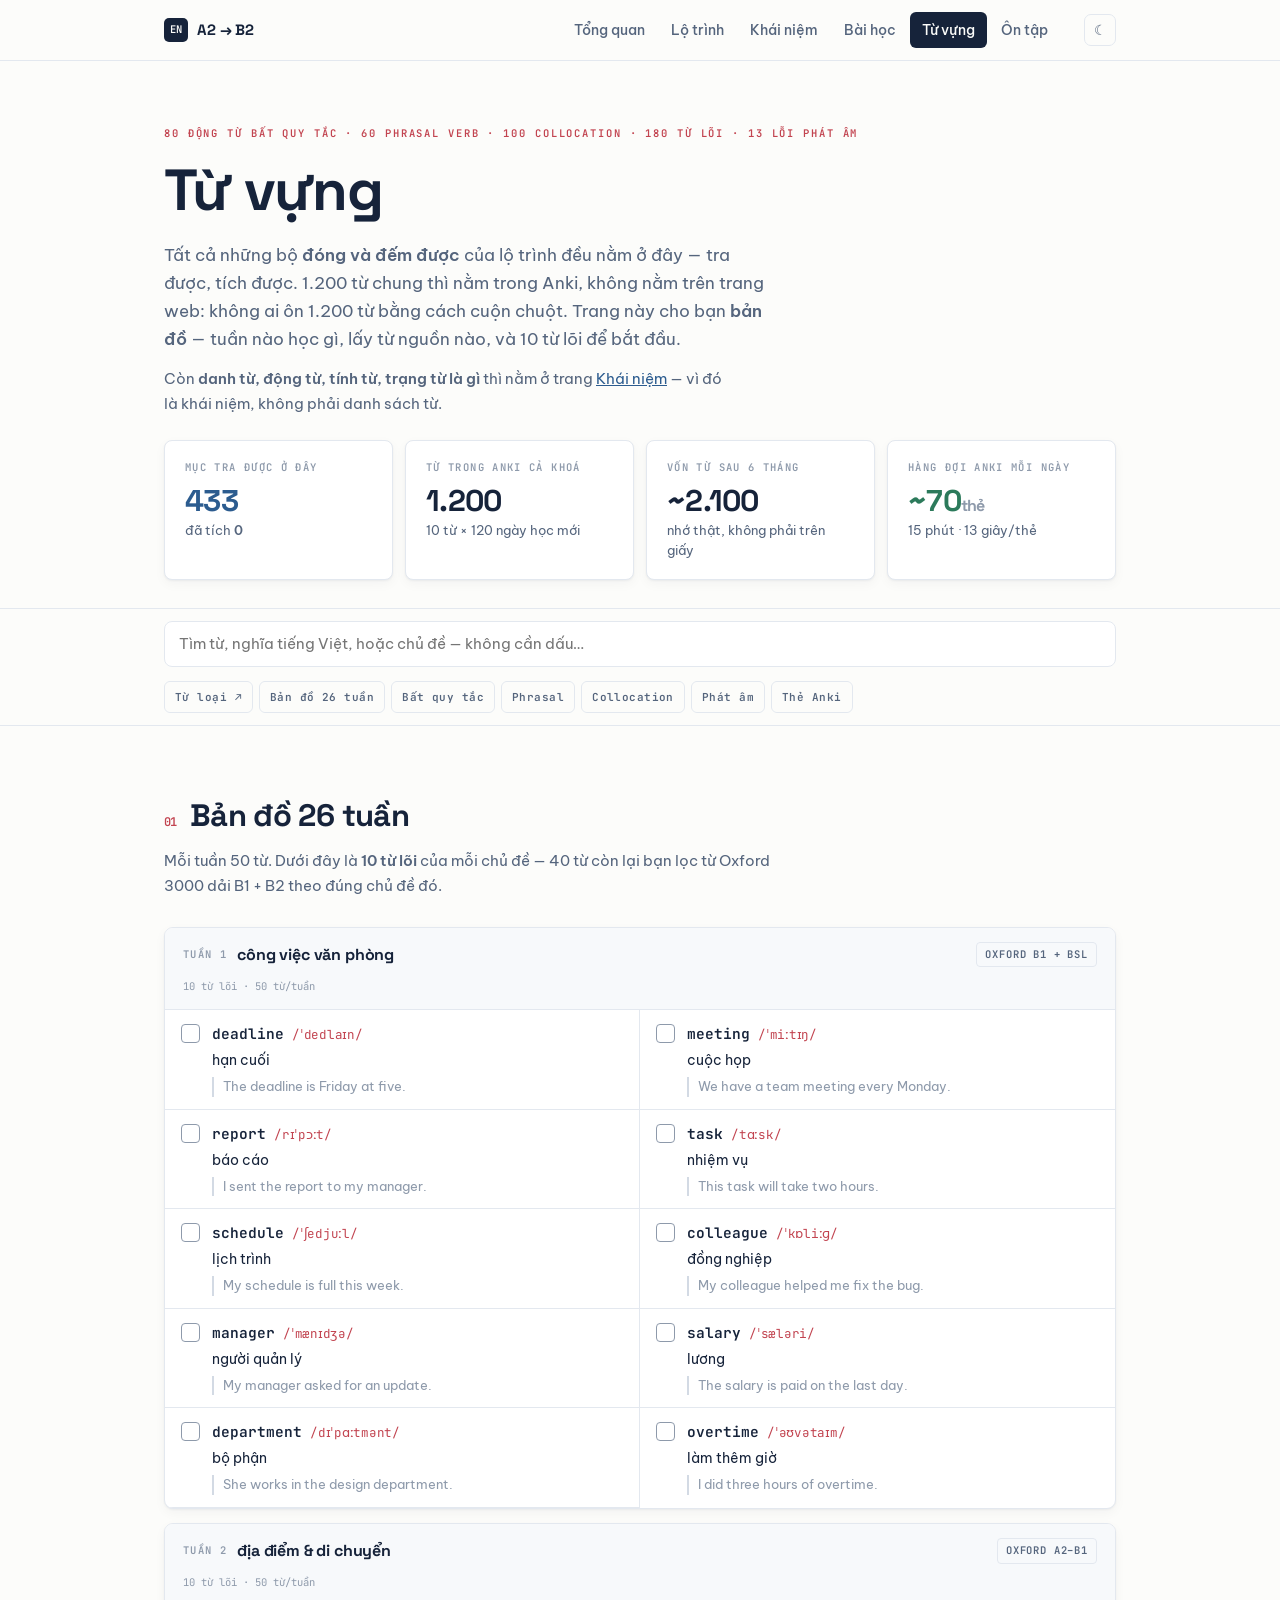
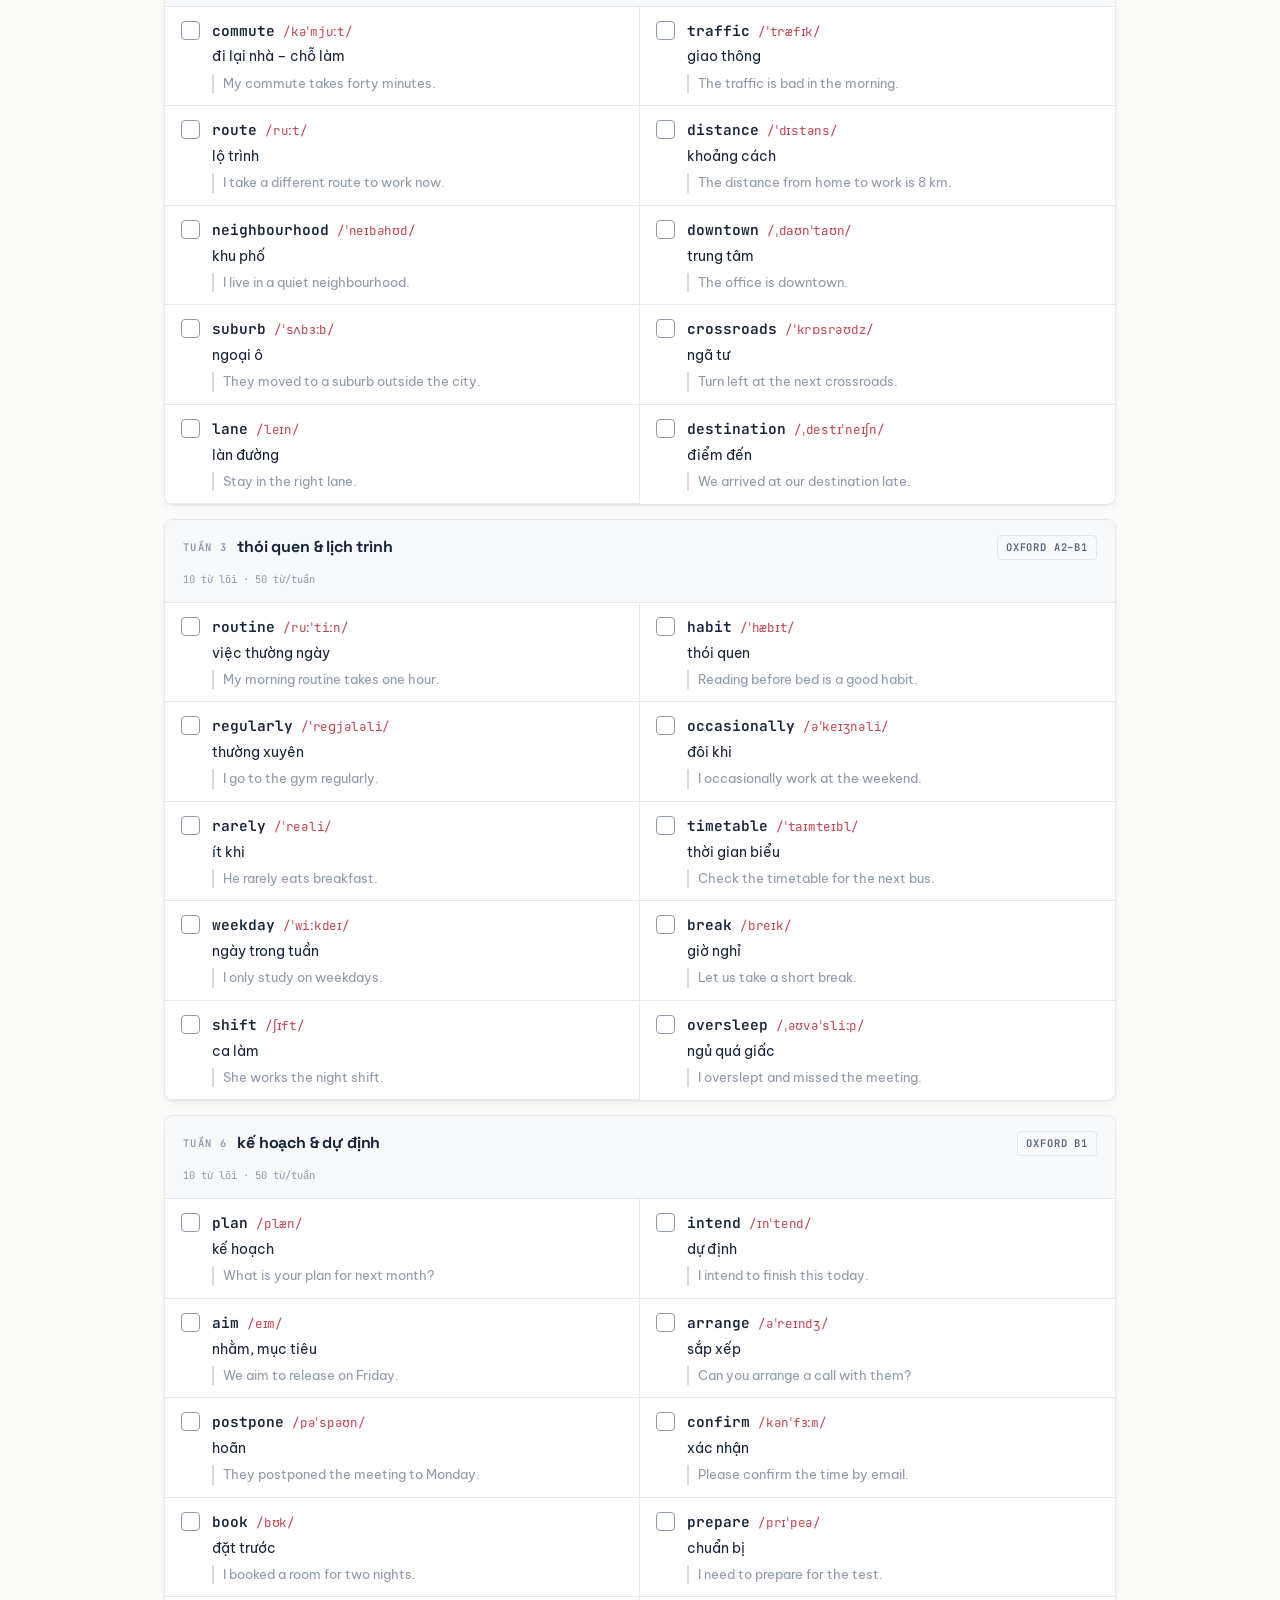
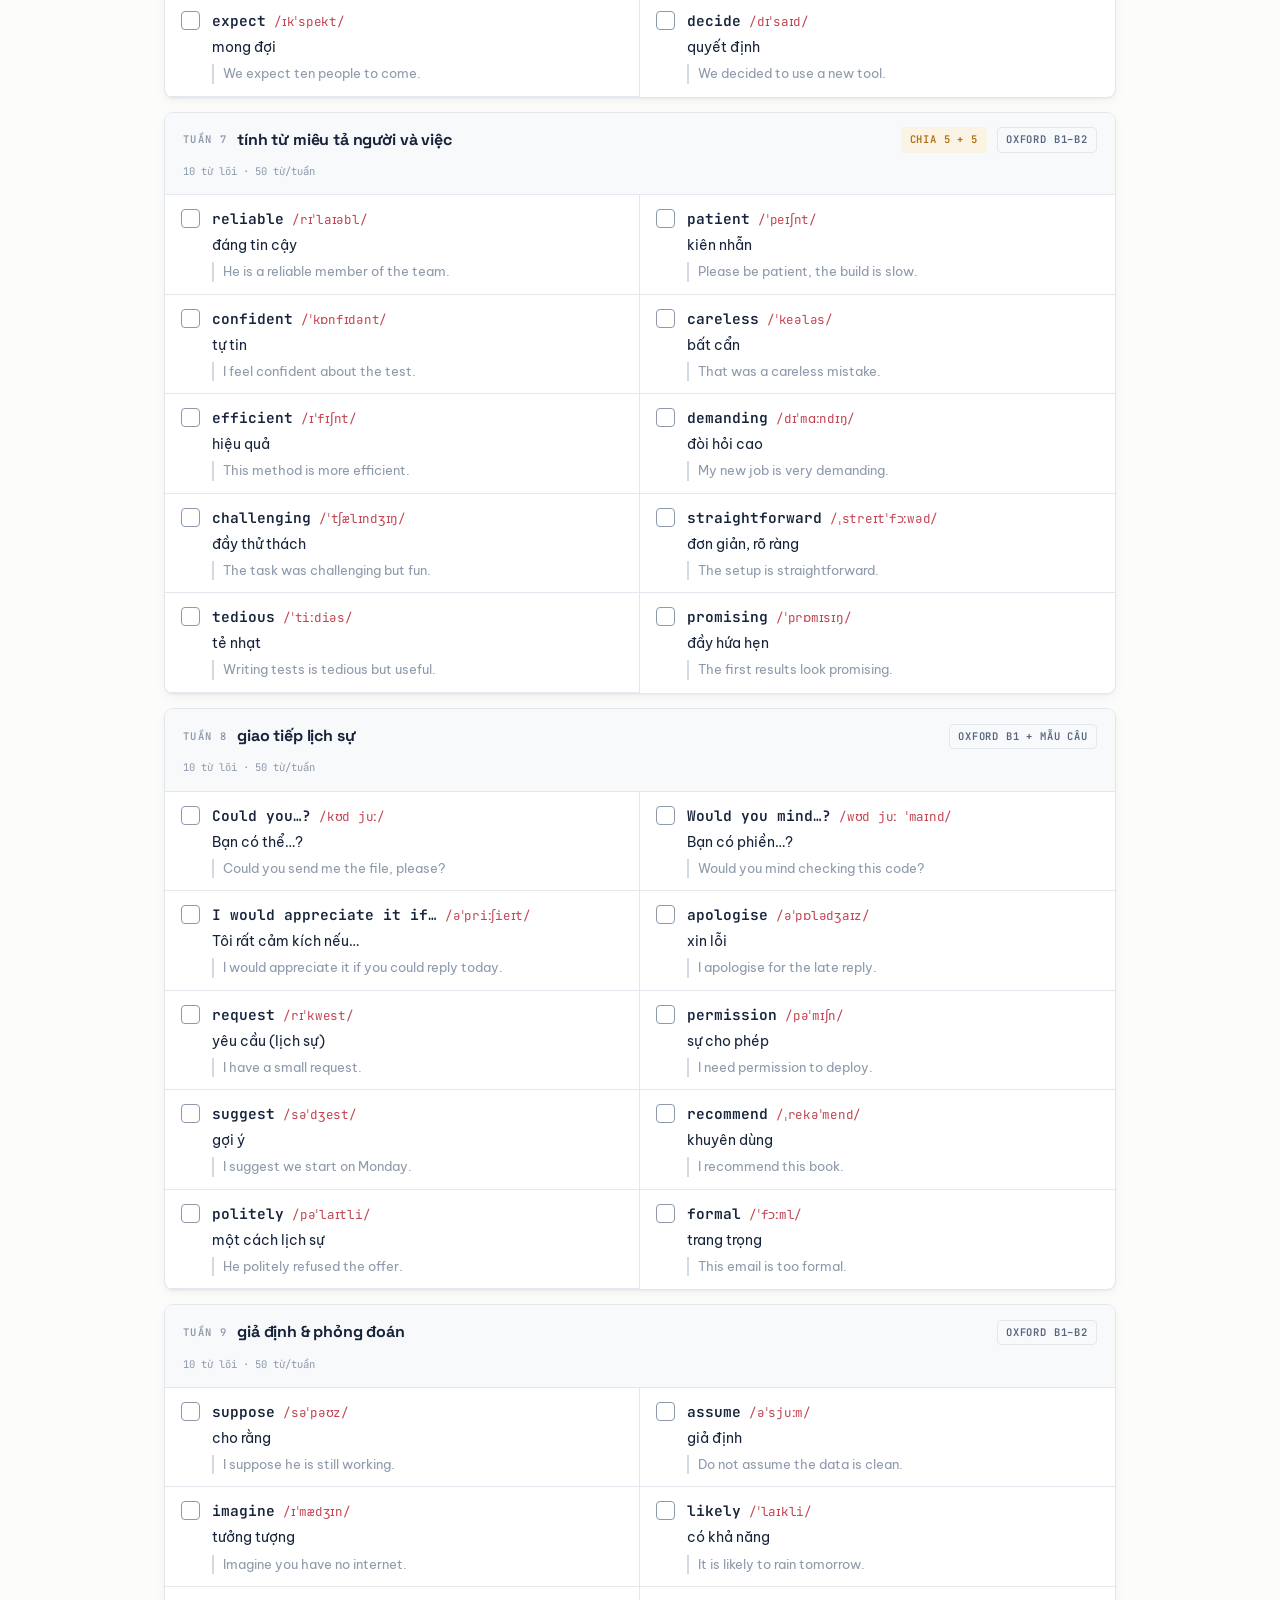
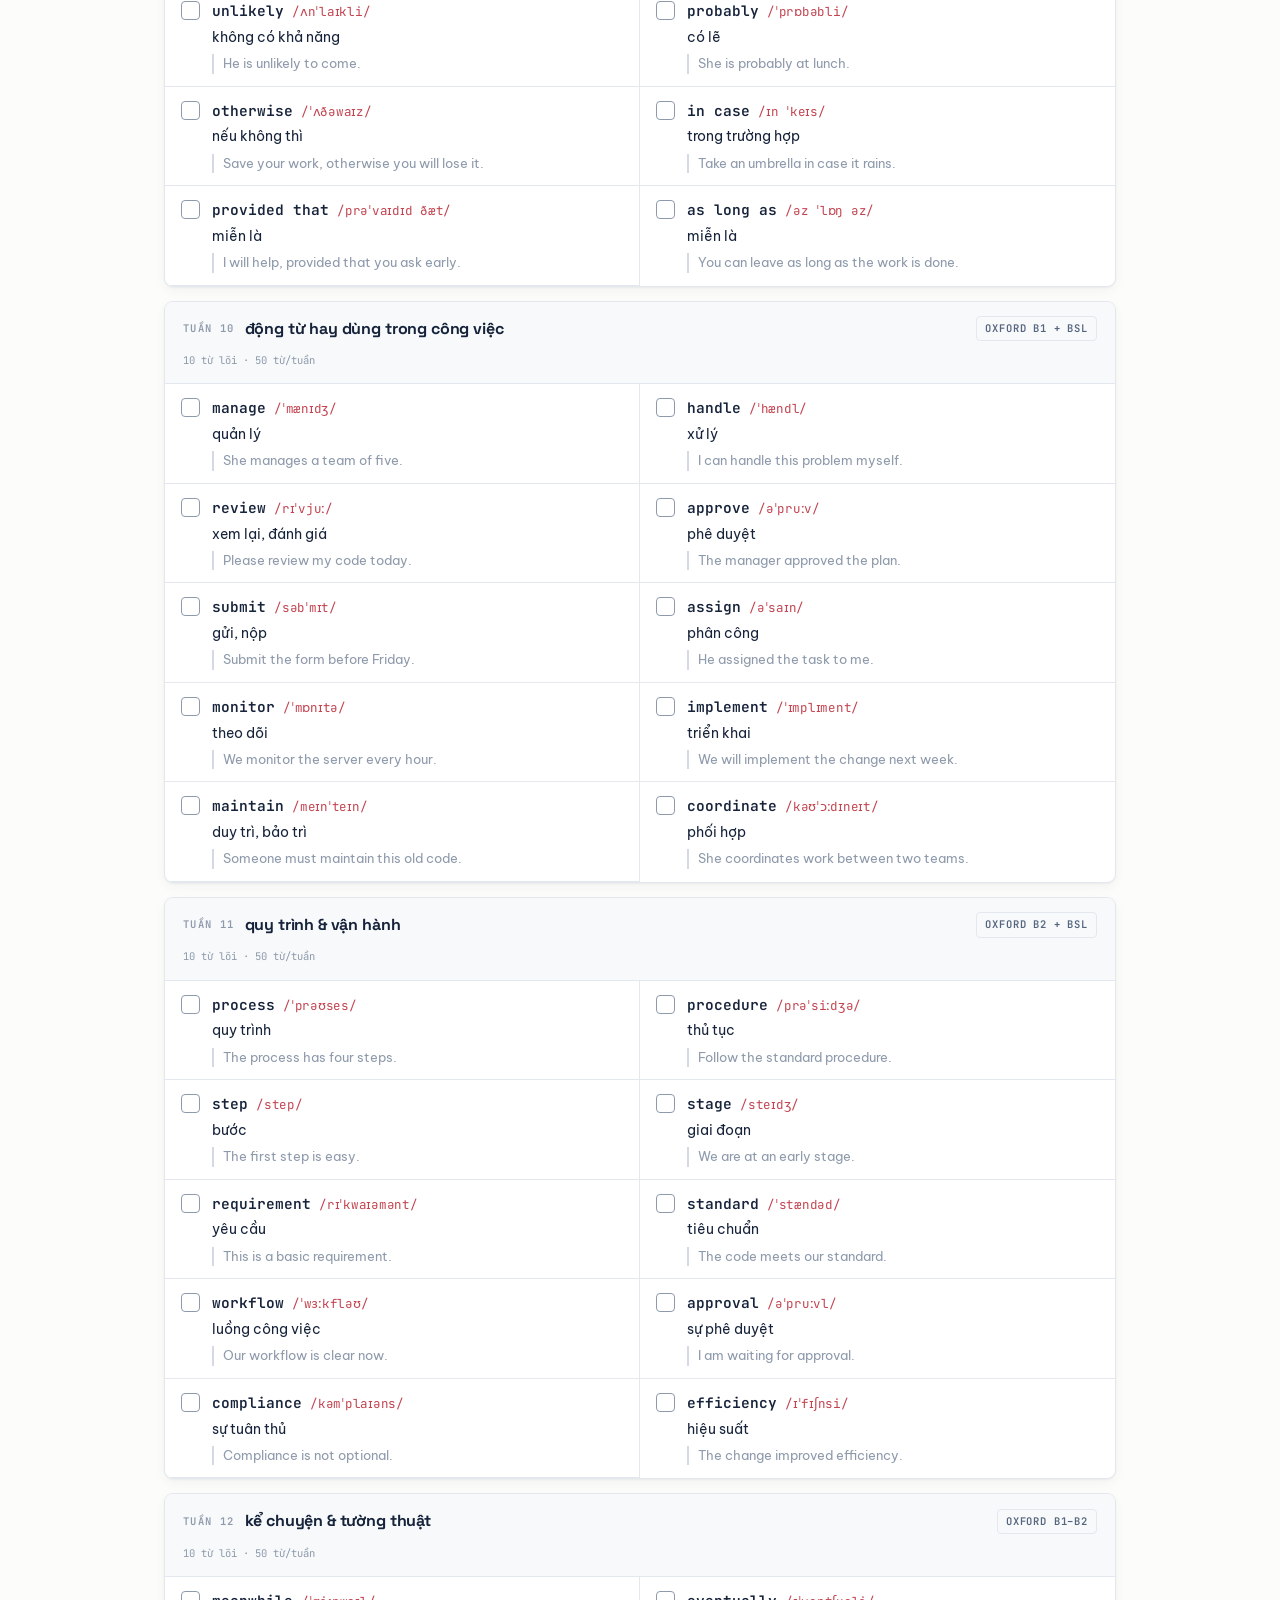
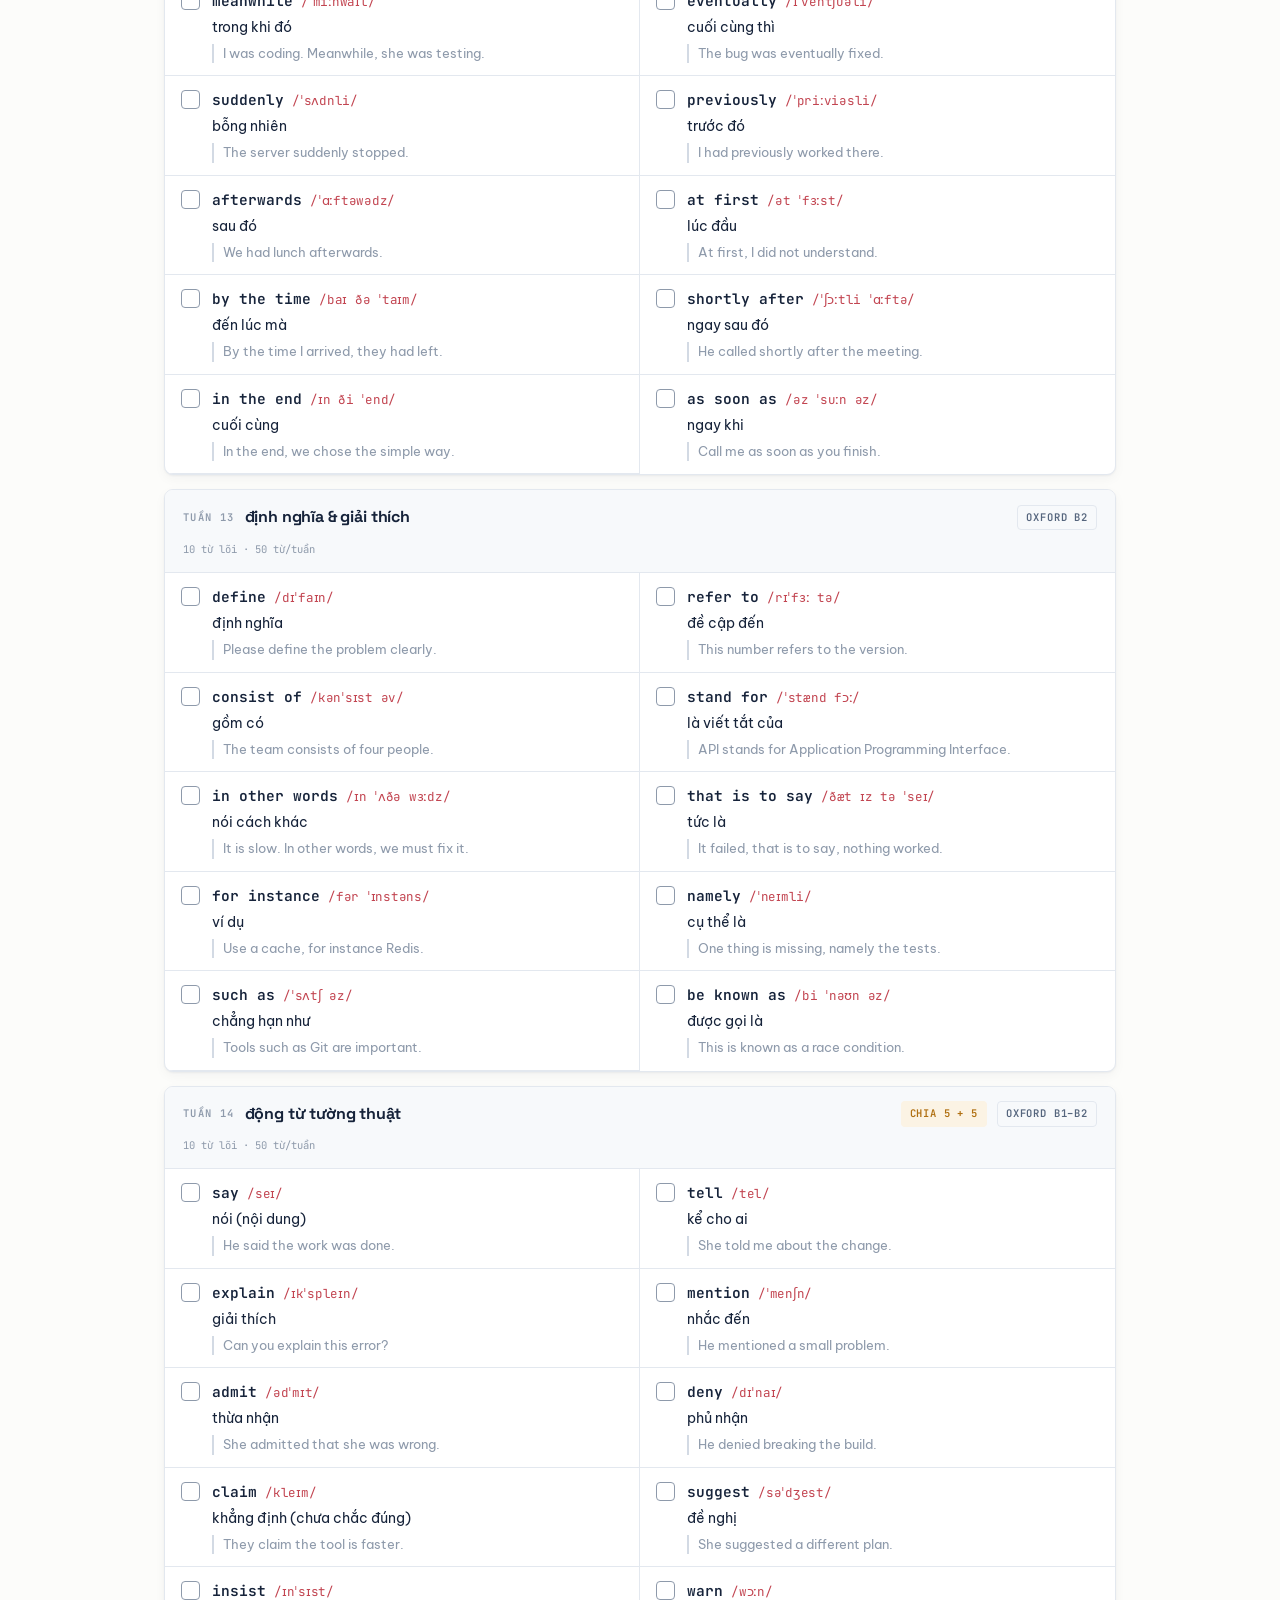
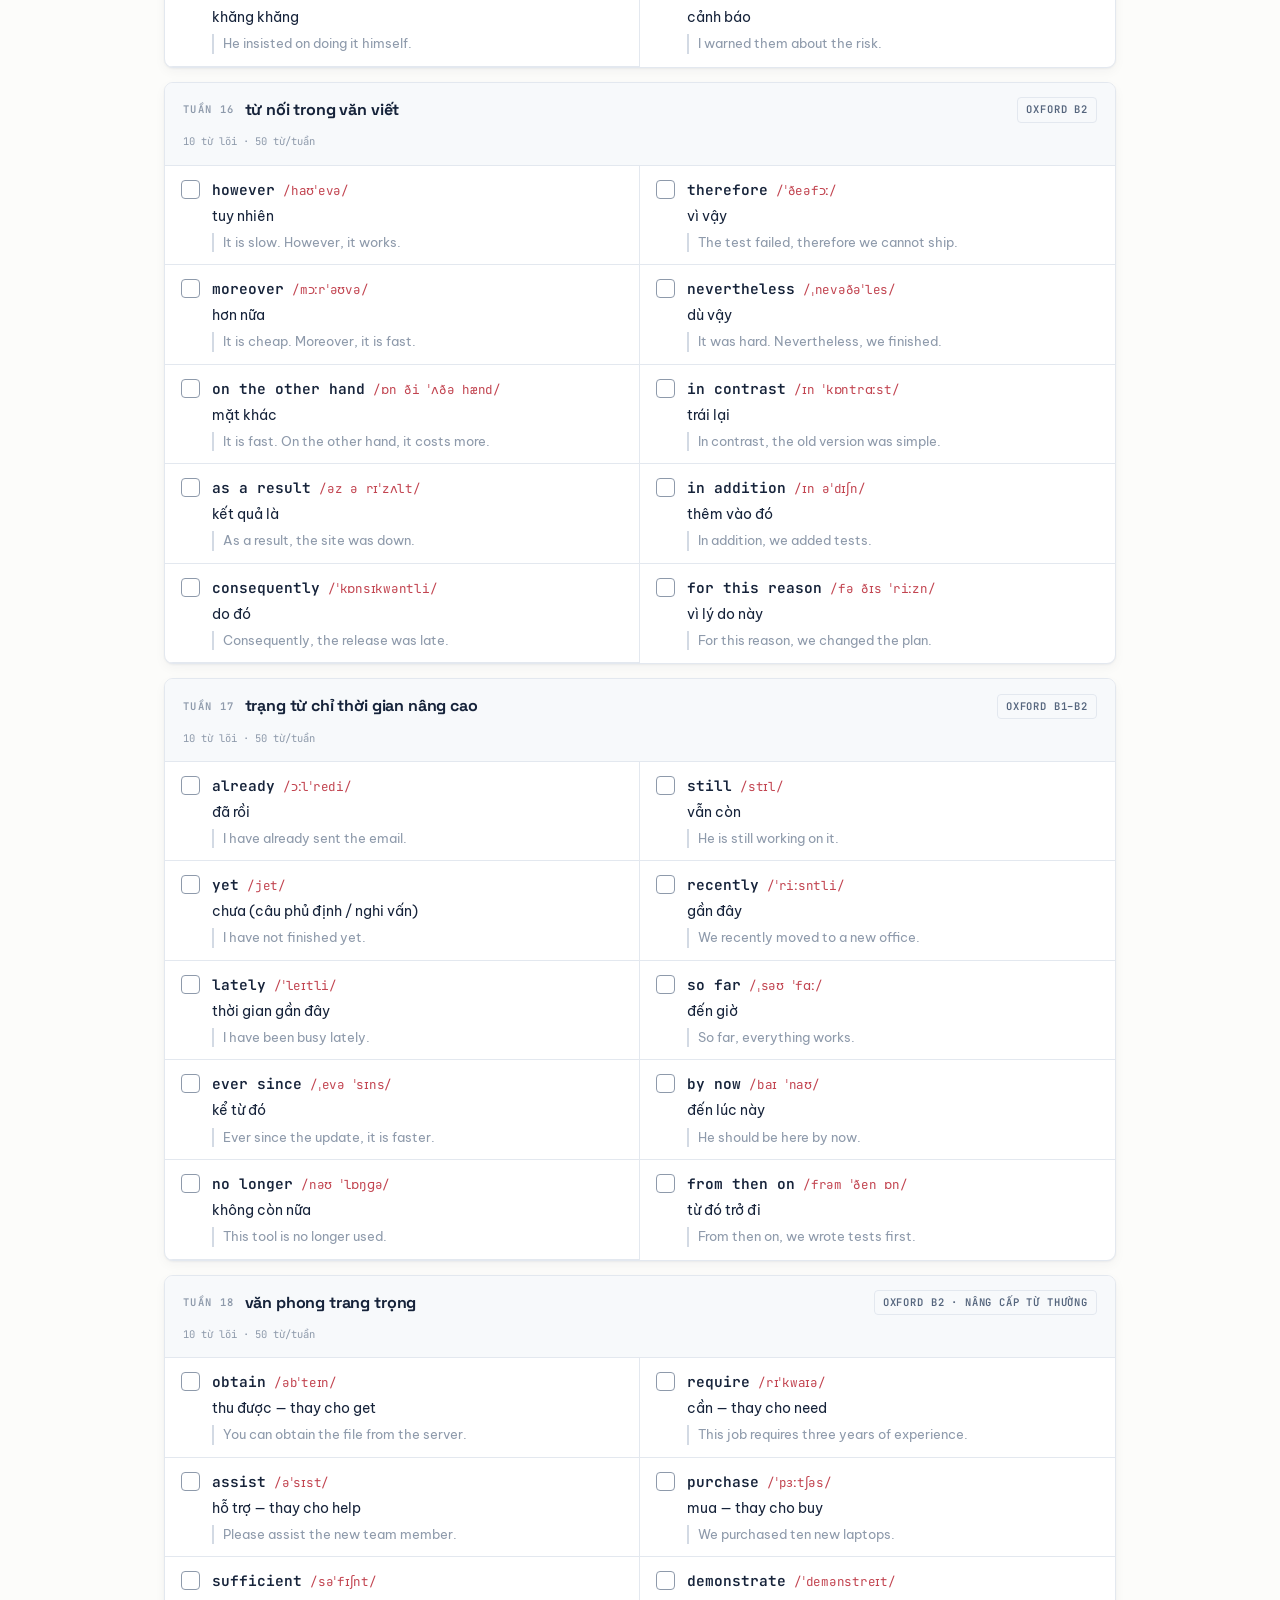
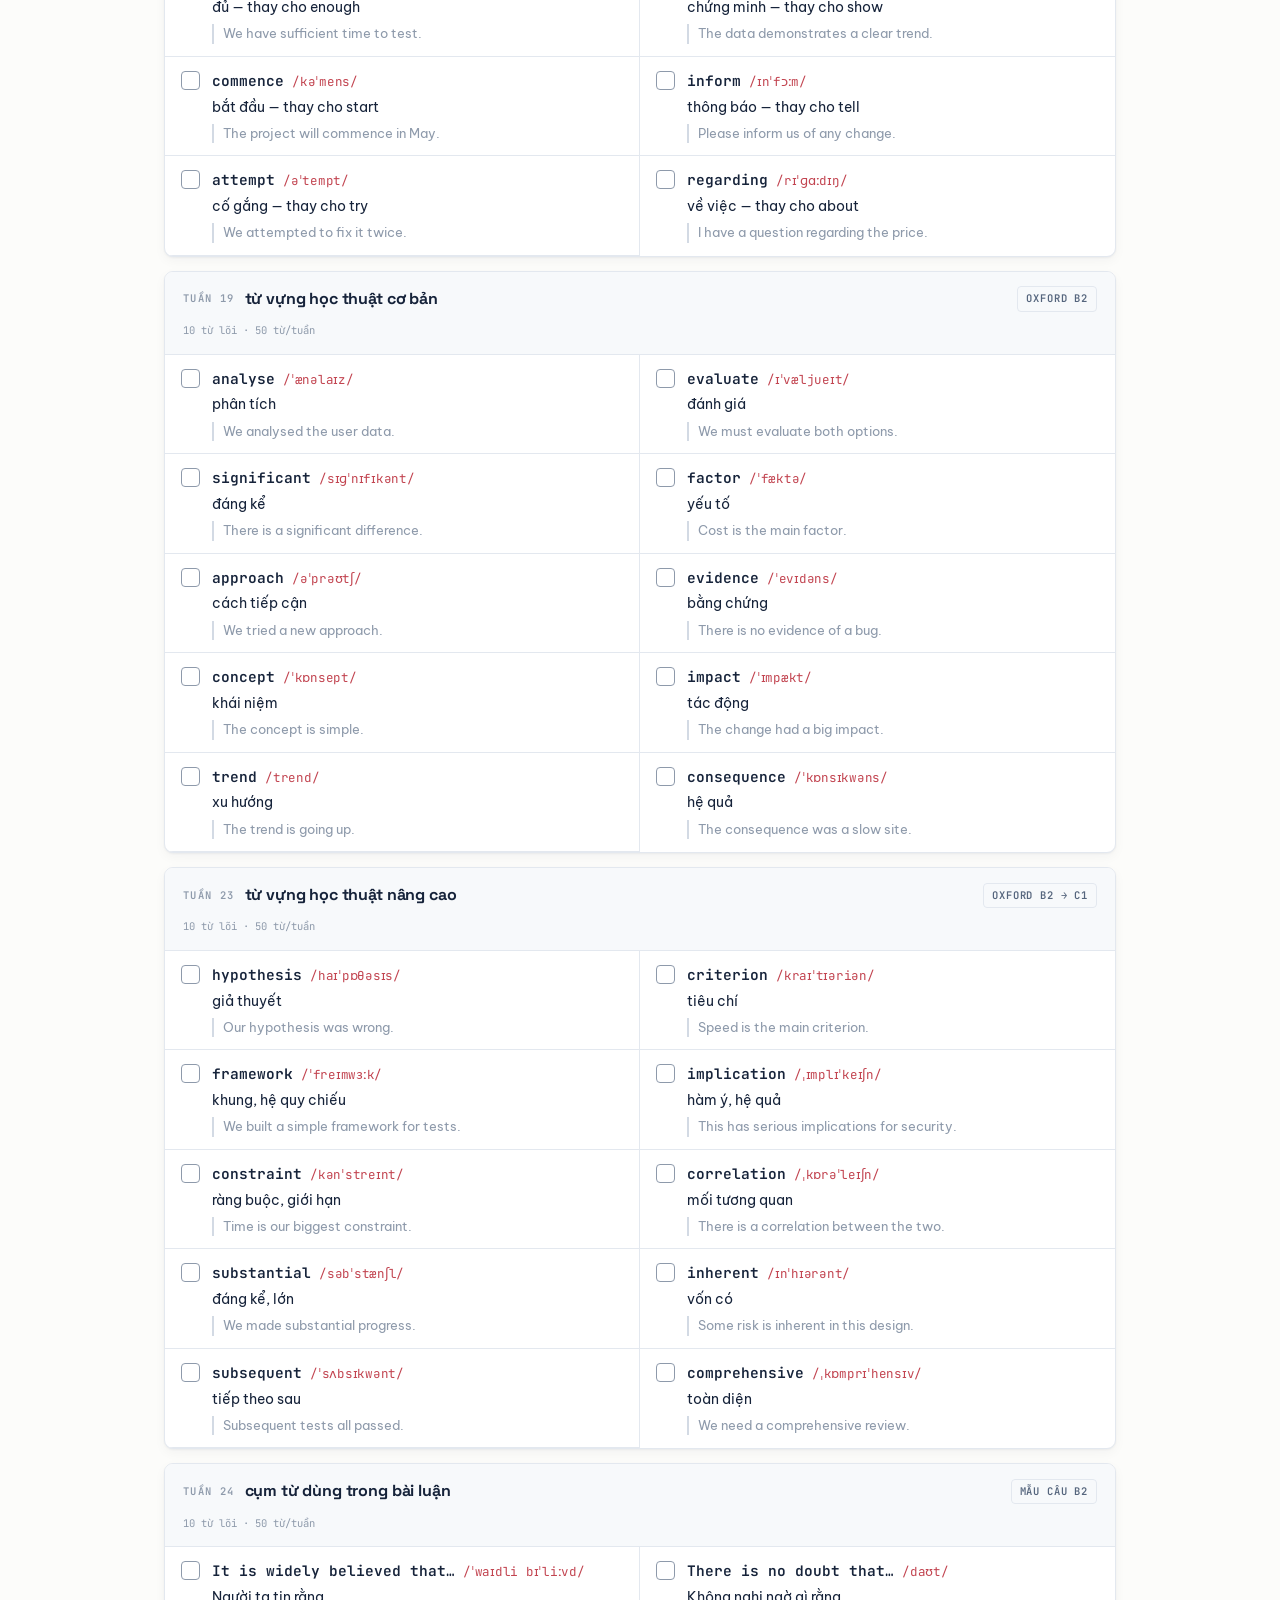
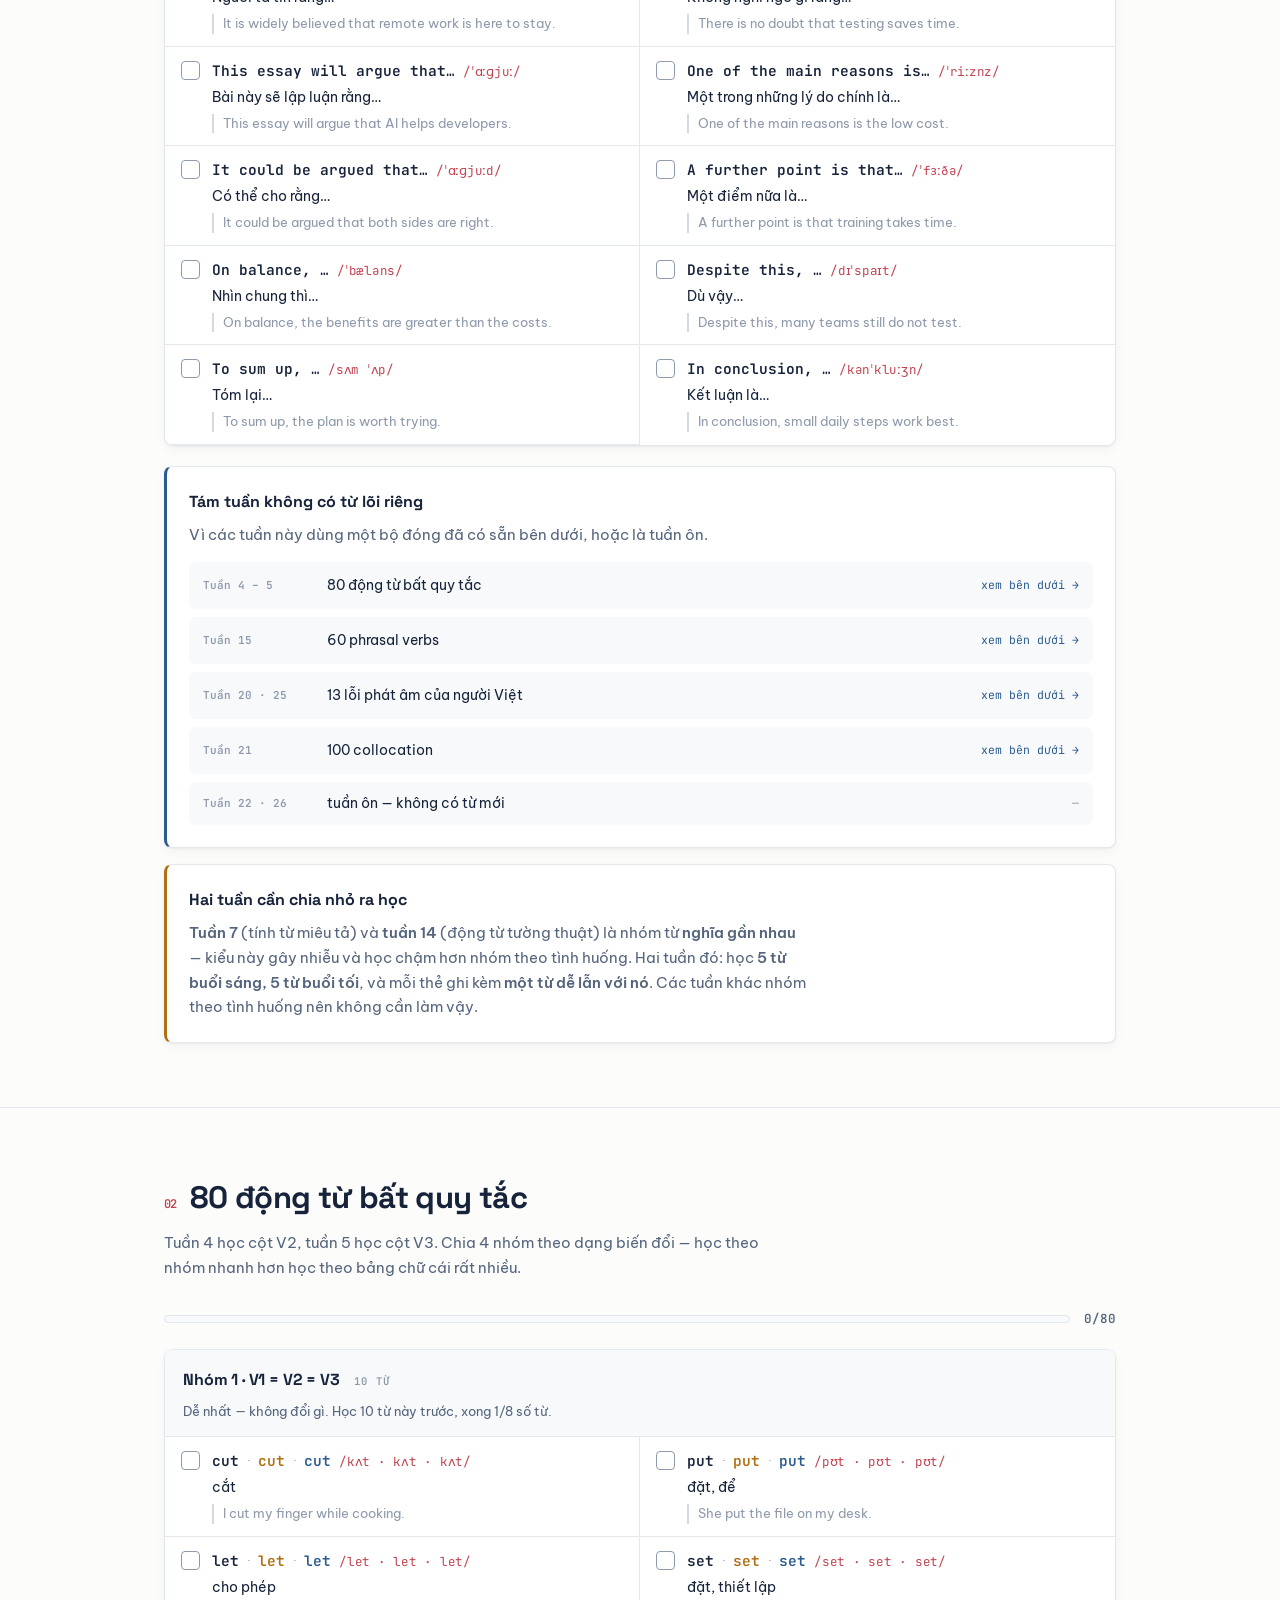
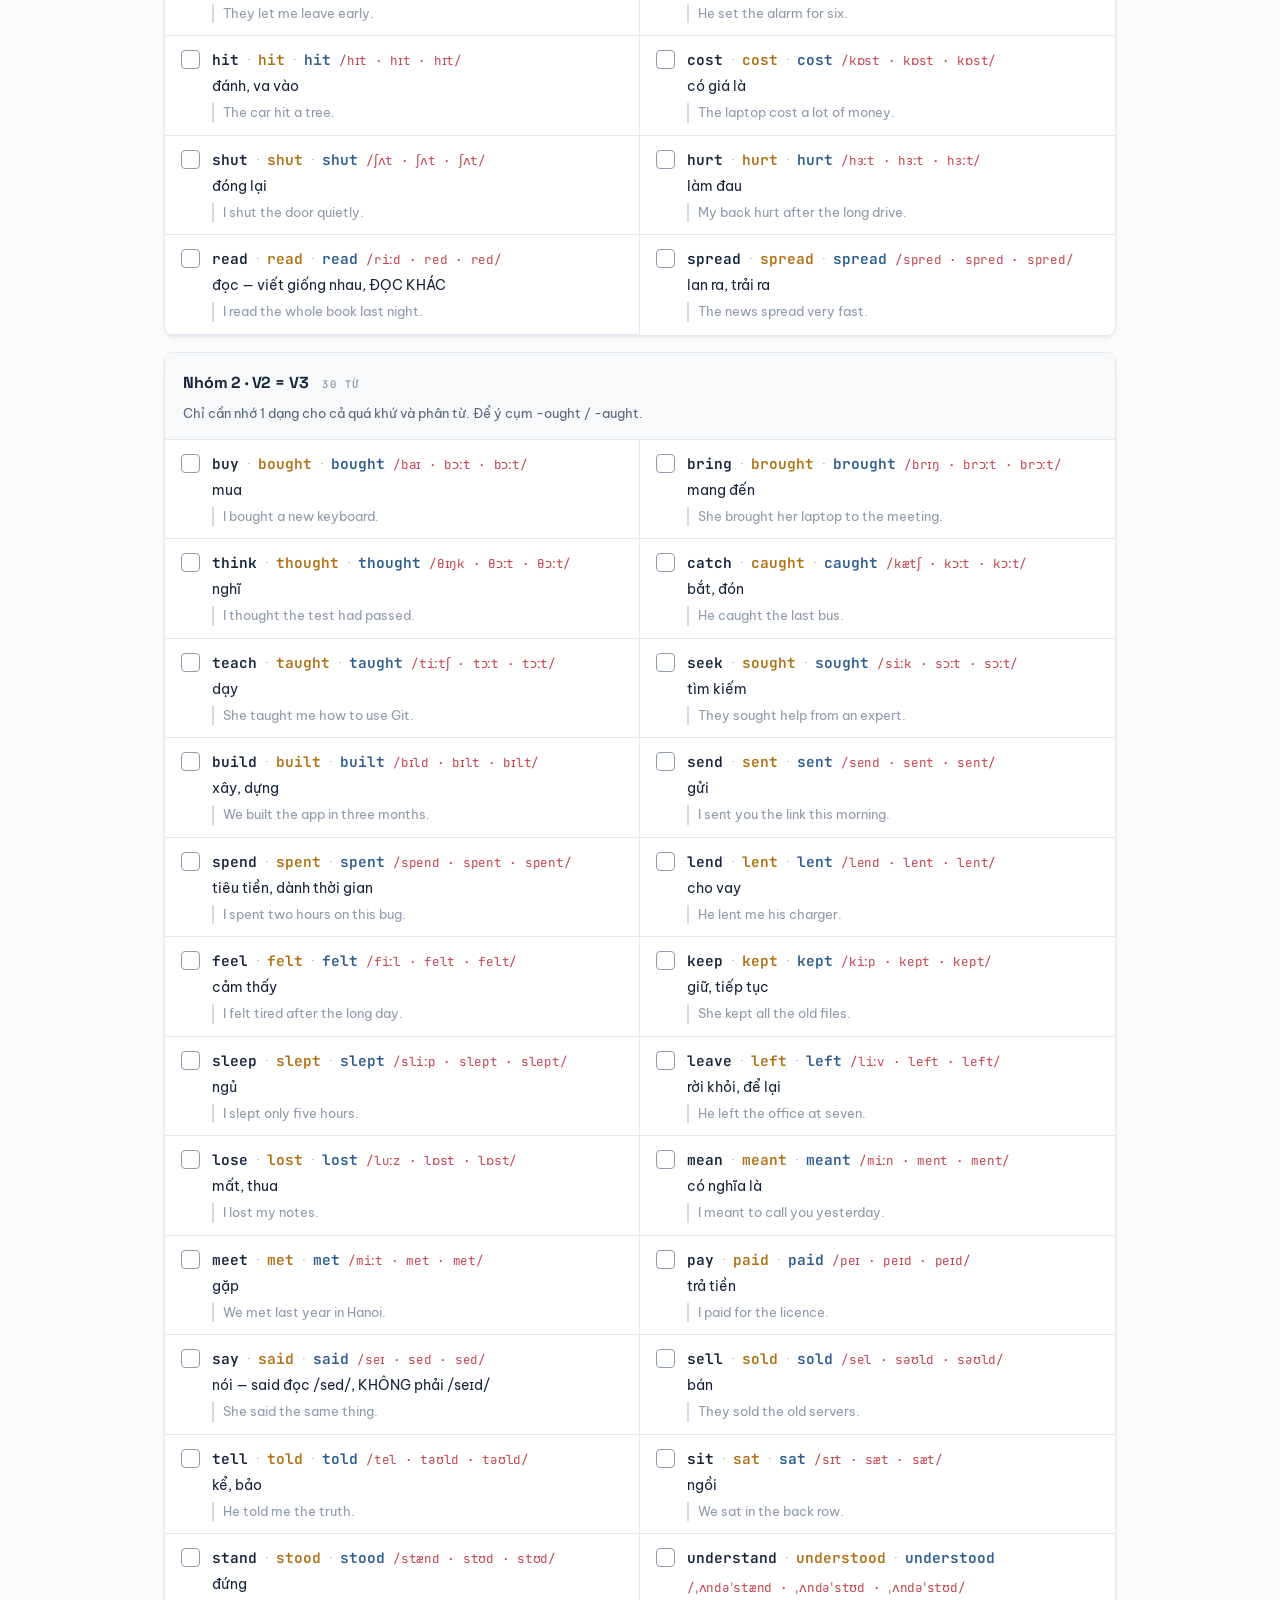
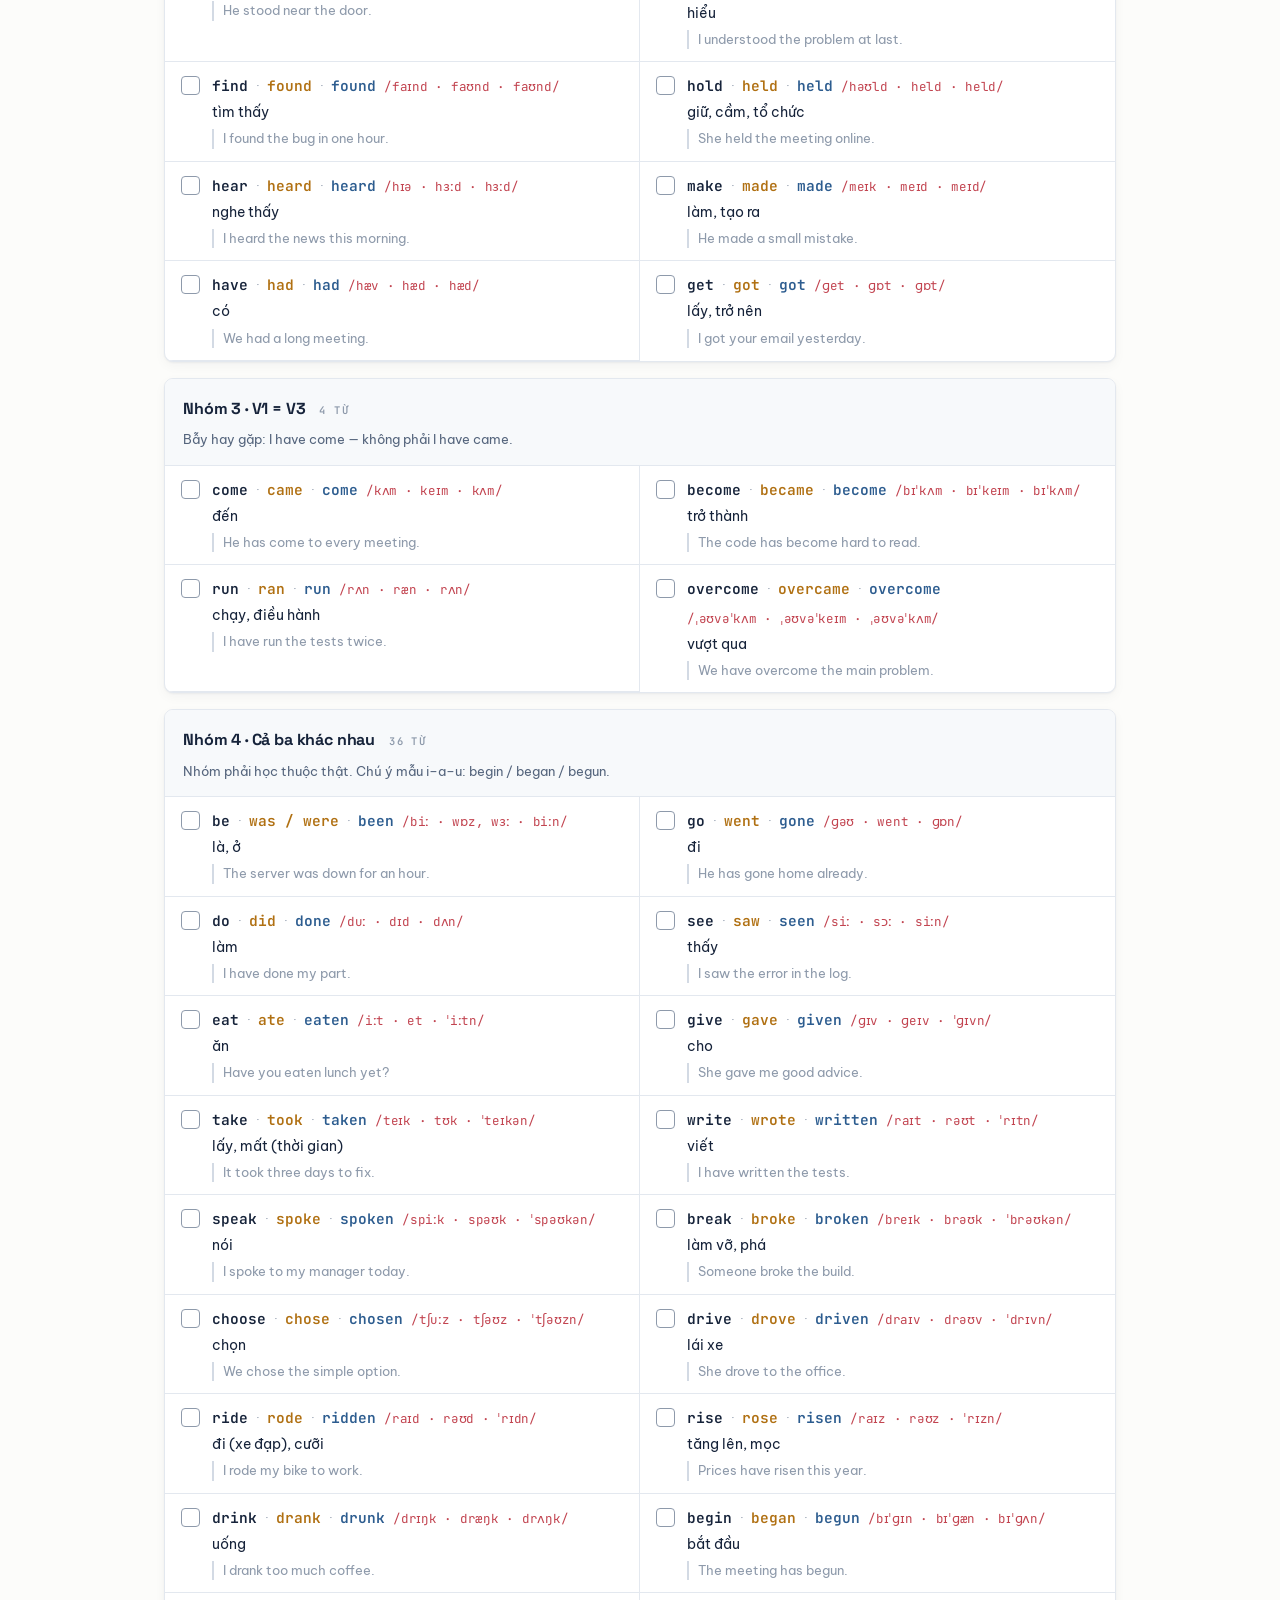
<file: tu-vung.html>
<!DOCTYPE html>
<html lang="vi">
<head>
<meta charset="UTF-8">
<meta name="viewport" content="width=device-width, initial-scale=1.0">
<title>Từ vựng · Toàn bộ 433 mục</title>
<link rel="preconnect" href="https://fonts.googleapis.com">
<link rel="preconnect" href="https://fonts.gstatic.com" crossorigin>
<link href="https://fonts.googleapis.com/css2?family=Be+Vietnam+Pro:wght@400;500;600&family=Space+Grotesk:wght@500;700&family=JetBrains+Mono:wght@400;600&display=swap" rel="stylesheet">
<link rel="stylesheet" href="style.css">
</head>
<body>

<nav class="nav"><div class="nav-in">
  <a class="brand" href="index.html"><i>EN</i> A2 → B2</a>
  <ul class="nav-links">
    <li><a href="index.html">Tổng quan</a></li>
    <li><a href="lo-trinh.html">Lộ trình</a></li>
    <li><a href="khai-niem.html">Khái niệm</a></li>
    <li><a href="bai-hoc.html">Bài học</a></li>
    <li><a href="tu-vung.html">Từ vựng</a></li>
    <li><a href="on-tap.html">Ôn tập</a></li>
  </ul>
  <button class="theme-btn" type="button"></button>
</div></nav>

<header class="hero" style="padding-bottom:28px"><div class="wrap">
  <p class="eyebrow">80 động từ bất quy tắc · 60 phrasal verb · 100 collocation · 180 từ lõi · 13 lỗi phát âm</p>
  <h1>Từ vựng</h1>
  <p class="lede">Tất cả những bộ <b>đóng và đếm được</b> của lộ trình đều nằm ở đây — tra được, tích được.
    1.200 từ chung thì nằm trong Anki, không nằm trên trang web: không ai ôn 1.200 từ bằng cách cuộn chuột.
    Trang này cho bạn <b>bản đồ</b> — tuần nào học gì, lấy từ nguồn nào, và 10 từ lõi để bắt đầu.</p>
  <p class="lede" style="margin-top:14px;font-size:15px">Còn <b>danh từ, động từ, tính từ, trạng từ là gì</b>
    thì nằm ở trang <a href="khai-niem.html#pos">Khái niệm</a> — vì đó là khái niệm, không phải danh sách từ.</p>

  <div class="grid g4" style="margin-top:24px">
    <div class="stat"><div class="stat-k">Mục tra được ở đây</div><div class="stat-v blue">433</div><div class="stat-n">đã tích <b id="kDone">0</b></div></div>
    <div class="stat"><div class="stat-k">Từ trong Anki cả khoá</div><div class="stat-v">1.200</div><div class="stat-n">10 từ × 120 ngày học mới</div></div>
    <div class="stat"><div class="stat-k">Vốn từ sau 6 tháng</div><div class="stat-v">~2.100</div><div class="stat-n">nhớ thật, không phải trên giấy</div></div>
    <div class="stat"><div class="stat-k">Hàng đợi Anki mỗi ngày</div><div class="stat-v green">~70<span style="font-size:16px;color:var(--ink-3)">thẻ</span></div><div class="stat-n">15 phút · 13 giây/thẻ</div></div>
  </div>
</div></header>

<!-- THANH TÌM KIẾM DÍNH -->
<div class="vbar"><div class="wrap vbar-in">
  <input type="search" id="q" placeholder="Tìm từ, nghĩa tiếng Việt, hoặc chủ đề — không cần dấu…" autocomplete="off">
  <div class="vjump">
    <a href="khai-niem.html#pos">Từ loại ↗</a>
    <a href="#map">Bản đồ 26 tuần</a>
    <a href="#irregular">Bất quy tắc</a>
    <a href="#phrasal">Phrasal</a>
    <a href="#colloc">Collocation</a>
    <a href="#pron">Phát âm</a>
    <a href="#anki">Thẻ Anki</a>
  </div>
  <span class="vcount" id="qcount"></span>
</div></div>

<main>

<!-- ===== 01 BẢN ĐỒ 26 TUẦN ===== -->
<section class="block" id="map"><div class="wrap">
  <div class="block-head">
    <h2><span class="tag">01</span> Bản đồ 26 tuần</h2>
    <p class="sub">Mỗi tuần 50 từ. Dưới đây là <b>10 từ lõi</b> của mỗi chủ đề — 40 từ còn lại bạn lọc từ Oxford 3000 dải B1 + B2 theo đúng chủ đề đó.</p>
  </div>
  <div id="themes"></div>

  <div class="card" style="margin-top:20px;border-left:3px solid var(--blue)">
    <h4>Tám tuần không có từ lõi riêng</h4>
    <p class="sub" style="margin-top:8px;margin-bottom:14px">Vì các tuần này dùng một bộ đóng đã có sẵn bên dưới, hoặc là tuần ôn.</p>
    <div id="closed" class="vclosed"></div>
  </div>

  <div class="card" style="margin-top:16px;border-left:3px solid var(--amber)">
    <h4>Hai tuần cần chia nhỏ ra học</h4>
    <p class="sub" style="margin-top:8px"><b>Tuần 7</b> (tính từ miêu tả) và <b>tuần 14</b> (động từ tường thuật) là nhóm từ <b>nghĩa gần nhau</b> — kiểu này gây nhiễu và học chậm hơn nhóm theo tình huống. Hai tuần đó: học <b>5 từ buổi sáng, 5 từ buổi tối</b>, và mỗi thẻ ghi kèm <b>một từ dễ lẫn với nó</b>. Các tuần khác nhóm theo tình huống nên không cần làm vậy.</p>
  </div>
</div></section>

<!-- ===== 02 ĐỘNG TỪ BẤT QUY TẮC ===== -->
<section class="block" id="irregular"><div class="wrap">
  <div class="block-head">
    <h2><span class="tag">02</span> 80 động từ bất quy tắc</h2>
    <p class="sub">Tuần 4 học cột V2, tuần 5 học cột V3. Chia 4 nhóm theo dạng biến đổi — học theo nhóm nhanh hơn học theo bảng chữ cái rất nhiều.</p>
  </div>
  <div class="vprog"><div class="bar g" id="bIrr" style="--pct:0%"><i></i></div><em id="nIrr">0/80</em></div>
  <div id="irr"></div>
</div></section>

<!-- ===== 03 PHRASAL VERBS ===== -->
<section class="block" id="phrasal"><div class="wrap">
  <div class="block-head">
    <h2><span class="tag">03</span> 60 phrasal verbs</h2>
    <p class="sub"><span class="pill green">tách</span> = tách được, tân ngữ chen vào giữa: <em>hand the file over</em>.
      <span class="pill">liền</span> = không tách, luôn đi liền: <em>look into the bug</em>, không phải <s>look the bug into</s>.</p>
  </div>
  <div class="vprog"><div class="bar g" id="bPhv" style="--pct:0%"><i></i></div><em id="nPhv">0/60</em></div>
  <div id="phv"></div>
</div></section>

<!-- ===== 04 COLLOCATION ===== -->
<section class="block" id="colloc"><div class="wrap">
  <div class="block-head">
    <h2><span class="tag">04</span> 100 collocation</h2>
    <p class="sub">Đây là bước biến từ thụ động thành từ chủ động. Bạn biết <em>deadline</em> rồi — nhưng biết <em>meet a deadline</em> mới nói được câu tự nhiên. Người Việt hay dịch thành <s>catch a deadline</s>.</p>
  </div>
  <div class="vprog"><div class="bar g" id="bCol" style="--pct:0%"><i></i></div><em id="nCol">0/100</em></div>
  <div id="col"></div>
</div></section>

<!-- ===== 05 PHÁT ÂM ===== -->
<section class="block" id="pron"><div class="wrap">
  <div class="block-head">
    <h2><span class="tag">05</span> 13 lỗi phát âm của người Việt</h2>
    <p class="sub">Mỗi Chủ nhật 5 phút, 1 lỗi. Chạy 2 vòng: tuần 1–13 rồi lặp lại tuần 14–25.
      Đây là phần <b>phục vụ cho nghe</b>, không phải để nói cho hay — bạn không nhận ra âm mà mình không phát âm được.</p>
  </div>
  <div id="prn"></div>
</div></section>

<!-- ===== 06 NGUỒN & THẺ ANKI ===== -->
<section class="block" id="anki"><div class="wrap">
  <div class="block-head">
    <h2><span class="tag">06</span> Lấy từ ở đâu, dựng thẻ thế nào</h2>
    <p class="sub">Bốn nguồn, mỗi nguồn một việc. Đừng trộn thêm nguồn thứ năm.</p>
  </div>
  <div id="src" class="grid g2"></div>

  <div class="card" style="margin-top:24px">
    <h4>Thẻ Anki trông thế nào</h4>
    <p class="sub" style="margin-top:8px;margin-bottom:16px">Việc này quan trọng hơn việc chọn bộ nào. Thẻ tệ thì Anki cũng không cứu được.</p>
    <div id="demo" class="vcard"></div>
    <ul class="mini" id="rules" style="margin-top:18px"></ul>
  </div>

  <div class="card" style="margin-top:16px;border-left:3px solid var(--amber)">
    <h4>Loại thẻ thứ hai — cloze ngữ pháp, 5 thẻ mỗi thứ Bảy</h4>
    <p class="sub" style="margin-top:8px;margin-bottom:16px">Từ vựng có Anki lo việc chống quên; <b>ngữ pháp thì không</b> —
      học ngày X, ôn thứ Bảy, kiểm tra cuối tháng, rồi im lặng tới tuần 22. Mạo từ của tháng 1 sẽ không được chạm lại trong bốn tháng.
      Nguyên liệu có sẵn và miễn phí: chính những câu bạn viết sai trong tuần.</p>
    <div id="demo2" class="vcard"></div>
    <ul class="mini" id="rules2" style="margin-top:18px"></ul>
    <p class="sub" style="margin-top:14px">Chi phí: hàng đợi từ <b>~70 lên ~78 thẻ/ngày</b>, vẫn nằm trong 15 phút.
      Không thêm một phút nào vào lịch — việc chữa câu sai thứ Bảy vốn đã có sẵn 10 phút.</p>
  </div>

  <div class="card" style="margin-top:16px;border-left:3px solid var(--red)">
    <h4>Ba thứ không dùng</h4>
    <ul class="mini" style="margin-top:12px">
      <li><b>Danh sách "3000 từ IELTS"</b> — trộn lẫn C1–C2. Bạn sẽ học từ mà hai năm nữa mới gặp lại lần đầu.</li>
      <li><b>Deck tiếng Việt trôi nổi trên AnkiWeb</b> — phần lớn không audio, không câu ví dụ, dịch một nghĩa duy nhất.</li>
      <li><b>Danh sách từ vựng tech</b> — bạn nạp miễn phí qua slot <em>Đọc 1 trang documentation</em> 10–15 phút mỗi ngày. Đừng tiêu ngân sách Anki vào đây.</li>
    </ul>
  </div>
</div></section>

</main>

<footer class="foot"><div class="wrap"><p>Tiến độ tích lưu trên máy bạn · 433 mục tra được · 1.200 từ chung nằm trong Anki</p></div></footer>

<script src="data.js"></script>
<script src="vocab.js"></script>
<script src="app.js"></script>
<script>
/* ================= tiện ích ================= */
const esc = s => String(s).replace(/&/g,'&amp;').replace(/</g,'&lt;').replace(/>/g,'&gt;');
/* chuỗi để tìm kiếm: gộp mọi ô của một dòng, bỏ dấu */
const S = (...parts) => noAccent(parts.filter(Boolean).join(' '));

/* Một mục từ vựng — LUÔN theo thứ tự:
     dòng 1  tiếng Anh + IPA
     dòng 2  nghĩa tiếng Việt  (+ nhãn nếu có)
     dòng 3  câu minh họa
   `head` cho phép thay dòng 1 (ví dụ 3 dạng của động từ bất quy tắc). */
function item({id, en, ipa, vi, ex, tag, head, search}){
  return `<div class="vrow" data-s="${esc(search)}">
    <label class="check"><input type="checkbox" data-v="${esc(id)}"><span></span></label>
    <div class="vmain">
      <div class="vtop">${head || `<b class="ven">${esc(en)}</b>`}${
        ipa ? `<em class="vipa">/${esc(ipa)}/</em>` : ''}</div>
      <div class="vvi">${esc(vi)}${tag || ''}</div>
      ${ex ? `<p class="vex">${esc(ex)}</p>` : ''}
    </div></div>`;
}

/* ================= 01 · bản đồ 26 tuần ================= */
document.getElementById('themes').innerHTML = V_THEMES.map(t => `
  <article class="vth">
    <div class="vth-h">
      <span class="vth-w">Tuần ${t.w}</span>
      <h3>${esc(t.theme)}</h3>
      ${t.warn ? '<span class="pill amber">chia 5 + 5</span>' : ''}
      <span class="pill">${esc(t.src)}</span>
      <span class="vth-n">10 từ lõi · 50 từ/tuần</span>
    </div>
    <div class="vth-b">${t.items.map(([en, ipa, vi, ex]) => item({
      id:`core:${t.w}:${en}`, en, ipa, vi, ex,
      search:S(en, ipa, vi, ex, t.theme, 'tuan ' + t.w) })).join('')}</div>
  </article>`).join('');

document.getElementById('closed').innerHTML = V_CLOSED.map(c => `
  <div class="vcl"><span class="vcl-w">Tuần ${esc(c.w)}</span>
    <span>${esc(c.what)}</span>
    ${c.goto ? `<a href="#${c.goto}">xem bên dưới →</a>` : '<em>—</em>'}</div>`).join('');

/* ================= 02 · động từ bất quy tắc ================= */
document.getElementById('irr').innerHTML = IRREGULAR.map(g => `
  <article class="vgrp">
    <div class="vgrp-h"><h3>${esc(g.g)}</h3>
      <span class="vgrp-n">${g.items.length} từ</span>
      <p>${esc(g.note)}</p></div>
    <div class="vgrp-b">${g.items.map(([a, b, c, ipa, vi, ex]) => item({
      id:`irr:${a}`, ipa, vi, ex,
      head:`<b class="ven">${esc(a)}</b><i class="vsep">·</i>` +
           `<b class="ven v2">${esc(b)}</b><i class="vsep">·</i>` +
           `<b class="ven v3">${esc(c)}</b>`,
      search:S(a, b, c, ipa, vi, ex) })).join('')}</div>
  </article>`).join('');

/* ================= 03 · phrasal verbs ================= */
document.getElementById('phv').innerHTML = PHRASAL.map(g => `
  <article class="vgrp">
    <div class="vgrp-h"><h3>${esc(g.g)}</h3>
      <span class="vgrp-n">${g.items.length} từ</span>
      <p>${esc(g.note)}</p></div>
    <div class="vgrp-b">${g.items.map(([pv, vi, sep, ex]) => item({
      id:`phv:${pv}`, en:pv, vi, ex,
      tag:`<span class="pill ${sep === 'sep' ? 'green' : ''}">${sep === 'sep' ? 'tách' : 'liền'}</span>`,
      search:S(pv, vi, ex) })).join('')}</div>
  </article>`).join('');

/* ================= 04 · collocation ================= */
document.getElementById('col').innerHTML = COLLOC.map(g => `
  <article class="vgrp">
    <div class="vgrp-h"><h3>${esc(g.g)}</h3>
      <span class="vgrp-n">${g.items.length} cụm</span></div>
    <div class="vgrp-b two">${g.items.map(([c, vi, ex]) => item({
      id:`col:${c}`, en:c, vi, ex, search:S(c, vi, ex) })).join('')}</div>
  </article>`).join('');

/* ================= 05 · phát âm ================= */
document.getElementById('prn').innerHTML = `<div class="vgrp"><div class="vgrp-b">` +
  PRON.map((p, i) => item({
    id:`prn:${i}`, vi:p,
    head:`<span class="vprn-n">Tuần ${i + 1} · ${i + 14}</span>`,
    search:S(p, 'phat am tuan ' + (i + 1)) })).join('') + `</div></div>`;

/* ================= 06 · nguồn + thẻ demo ================= */
document.getElementById('src').innerHTML = V_SOURCES.map(s => `
  <div class="card"><h4>${esc(s.name)} <span class="pill">${esc(s.tag)}</span></h4>
    <p class="sub" style="margin-top:8px">${esc(s.why)}</p>
    <ul class="mini" style="margin-top:12px">
      <li>${esc(s.count)}</li><li><code>${esc(s.url)}</code></li></ul></div>`).join('');

document.getElementById('demo').innerHTML = `
  <div class="vside"><span class="gap-k">Mặt trước</span>
    <b>${esc(CARD_DEMO.front[0])}</b><em>${esc(CARD_DEMO.front[1])}</em></div>
  <div class="vside"><span class="gap-k">Mặt sau</span>
    <b>${esc(CARD_DEMO.back[0])}</b>
    <p>${esc(CARD_DEMO.back[1])}</p><em>${esc(CARD_DEMO.back[2])}</em></div>`;

document.getElementById('rules').innerHTML =
  CARD_DEMO.rules.map(r => `<li>${r}</li>`).join('');

document.getElementById('demo2').innerHTML = `
  <div class="vside"><span class="gap-k">Mặt trước</span>
    <b>${esc(CLOZE_DEMO.front[0])}</b><em>${esc(CLOZE_DEMO.front[1])}</em></div>
  <div class="vside"><span class="gap-k">Mặt sau</span>
    <b>${esc(CLOZE_DEMO.back[0])}</b>
    <p>${esc(CLOZE_DEMO.back[1])}</p><em>${esc(CLOZE_DEMO.back[2])}</em></div>`;

document.getElementById('rules2').innerHTML =
  CLOZE_DEMO.rules.map(r => `<li>${r}</li>`).join('');

/* ================= tích & tiến độ ================= */
const boxes = [...document.querySelectorAll('input[data-v]')];

function paint(){
  const done = vocabDone();
  let all = 0;
  const c = { 'irr:':0, 'phv:':0, 'col:':0 };
  boxes.forEach(b => {
    const on = !!done[b.dataset.v];
    b.checked = on;
    b.closest('.vrow').classList.toggle('done', on);
    if (!on) return;
    all++;
    for (const k in c) if (b.dataset.v.startsWith(k)) c[k]++;
  });

  const set = (bar, num, n, tot) => {
    document.getElementById(bar).style.setProperty('--pct', Math.round(n / tot * 100) + '%');
    document.getElementById(num).textContent = n + '/' + tot;
  };
  set('bIrr','nIrr', c['irr:'], 80);
  set('bPhv','nPhv', c['phv:'], 60);
  set('bCol','nCol', c['col:'], 100);
  document.getElementById('kDone').textContent = all;
}

document.addEventListener('change', e => {
  const b = e.target.closest('input[data-v]');
  if (!b) return;
  setVocab(b.dataset.v, b.checked);
  paint();
});

/* ================= tìm kiếm ================= */
const q = document.getElementById('q');
const qcount = document.getElementById('qcount');
const rows = [...document.querySelectorAll('.vrow')];

function filter(){
  const s = noAccent(q.value.trim());
  if (!s){
    rows.forEach(r => r.hidden = false);
    document.querySelectorAll('.vgrp, .vth, .block').forEach(x => x.hidden = false);
    qcount.textContent = '';
    return;
  }
  let hit = 0;
  rows.forEach(r => {
    const on = r.dataset.s.includes(s);
    r.hidden = !on;
    if (on) hit++;
  });
  /* ẩn nhóm và mục rỗng để không còn tiêu đề trơ trọi */
  document.querySelectorAll('.vgrp, .vth').forEach(g => {
    g.hidden = ![...g.querySelectorAll('.vrow')].some(r => !r.hidden);
  });
  document.querySelectorAll('main .block').forEach(b => {
    const has = b.querySelectorAll('.vrow').length;
    b.hidden = has > 0 && ![...b.querySelectorAll('.vrow')].some(r => !r.hidden);
  });
  qcount.textContent = hit ? hit + ' mục' : 'không có mục nào khớp';
}
q.addEventListener('input', filter);

paint();
</script>
</body>
</html>
</file>
<file: style.css>
/* =========================================================
   Lộ trình tiếng Anh A2 → B2
   Hướng thiết kế: sổ tay học tập. Mực xanh đen, lề đỏ,
   giấy kẻ. Chữ số và nhãn dùng mono như bảng dữ liệu.
   ========================================================= */

:root{
  --paper:#FCFCFA;  --surface:#FFFFFF;  --surface-2:#F7F9FB;
  --line:#E3E8EF;   --line-2:#D3DAE4;
  --ink:#16233A;    --ink-2:#55657D;    --ink-3:#8E9AAB;
  --red:#C24450;    --red-bg:#FBEDEF;
  --green:#2C7A5B;  --green-bg:#EAF4EF;
  --amber:#B07012;  --amber-bg:#FBF3E4;
  --blue:#2C5C8F;   --blue-bg:#EBF1F8;
  --shadow:0 1px 2px rgba(22,35,58,.05), 0 4px 12px rgba(22,35,58,.04);

  --sans:'Be Vietnam Pro',system-ui,-apple-system,sans-serif;
  --disp:'Space Grotesk','Be Vietnam Pro',sans-serif;
  --mono:'JetBrains Mono',ui-monospace,'Courier New',monospace;
  --w:1000px;
}

[data-theme="dark"]{
  --paper:#121821;  --surface:#1A212C;  --surface-2:#202834;
  --line:#2B3441;   --line-2:#3A4553;
  --ink:#E5EBF3;    --ink-2:#9FADBF;    --ink-3:#6D7B8E;
  --red:#E8747F;    --red-bg:#2D1E22;
  --green:#5DBA8E;  --green-bg:#16261F;
  --amber:#DFA54B;  --amber-bg:#2A2114;
  --blue:#77A9DE;   --blue-bg:#182533;
  --shadow:0 1px 2px rgba(0,0,0,.3), 0 4px 14px rgba(0,0,0,.2);
}

*{box-sizing:border-box;margin:0;padding:0}
html{scroll-behavior:smooth}

body{
  font-family:var(--sans); font-size:16px; line-height:1.65;
  color:var(--ink); background:var(--paper);
  -webkit-font-smoothing:antialiased;
}
.wrap{max-width:var(--w);margin:0 auto;padding:0 24px}
code{font-family:var(--mono);font-size:.88em;background:var(--surface-2);
  padding:1px 5px;border-radius:3px;border:1px solid var(--line);
  /* break-word chứ KHÔNG phải anywhere: anywhere cho ngắt giữa từ ở bất cứ đâu,
     nên trình duyệt tính bề rộng tối thiểu của ô chỉ bằng 1 chữ cái — làm cột
     bảng co lại và <code>at</code> vỡ thành 'a' / 't'. break-word chỉ ngắt khi
     từ thật sự không vừa, và không ảnh hưởng cách tính bề rộng cột. */
  overflow-wrap:break-word}
b,strong{font-weight:600}
a{color:var(--blue)}
:focus-visible{outline:2px solid var(--blue);outline-offset:2px}

/* ================= NAV ================= */
.nav{
  position:sticky; top:0; z-index:50;
  background:var(--paper);
  background:color-mix(in srgb, var(--paper) 88%, transparent);
  backdrop-filter:blur(12px);
  border-bottom:1px solid var(--line);
}
.nav-in{
  max-width:var(--w); margin:0 auto; padding:0 24px;
  display:flex; align-items:center; gap:24px; height:60px;
}
.brand{
  font-family:var(--disp); font-weight:700; font-size:15px;
  letter-spacing:-.01em; text-decoration:none; color:var(--ink);
  display:flex; align-items:center; gap:9px; white-space:nowrap;
}
.brand i{
  width:24px;height:24px;background:var(--ink);color:var(--paper);
  border-radius:5px; font-family:var(--mono); font-size:10.5px;
  font-weight:600; font-style:normal;
  display:grid;place-items:center;
}
.nav-links{display:flex;gap:2px;margin-left:auto;list-style:none}
.nav-links a{
  font-size:13.5px; font-weight:500; text-decoration:none;
  color:var(--ink-2); padding:7px 12px; border-radius:6px;
  white-space:nowrap; display:block;
}
.nav-links a:hover{background:var(--surface-2);color:var(--ink)}
.nav-links a.here{background:var(--ink);color:var(--paper)}
.theme-btn{
  background:none;border:1px solid var(--line);color:var(--ink-2);
  width:32px;height:32px;border-radius:7px;cursor:pointer;
  font-size:14px;display:grid;place-items:center;flex:0 0 auto;
}
.theme-btn:hover{border-color:var(--ink-3);color:var(--ink)}

/* ================= HERO ================= */
.hero{padding:64px 0 48px;border-bottom:1px solid var(--line)}
.eyebrow{
  font-family:var(--mono);font-size:10.5px;font-weight:600;
  letter-spacing:.18em;text-transform:uppercase;color:var(--red);
  margin-bottom:18px;
}
h1{
  font-family:var(--disp);font-weight:700;
  font-size:clamp(34px,6vw,58px);line-height:1.04;letter-spacing:-.03em;
}
.lede{max-width:56ch;margin-top:20px;font-size:17px;color:var(--ink-2)}

/* --- thang trình độ (signature) --- */
.ladder{margin-top:44px}
.ladder-track{display:flex;gap:3px}
.rung{
  flex:1;min-width:0;padding:14px 12px 16px;
  background:var(--surface);border:1px solid var(--line);
  border-top:3px solid var(--line-2);
}
.rung:first-child{border-radius:4px 0 0 4px}
.rung:last-child{border-radius:0 4px 4px 0}
.rung-lv{font-family:var(--disp);font-size:20px;font-weight:700;letter-spacing:-.02em}
.rung-name{font-size:11.5px;color:var(--ink-3);margin-top:1px}
.rung-note{
  font-family:var(--mono);font-size:10.5px;font-weight:600;letter-spacing:.1em;
  text-transform:uppercase;margin-top:10px;color:var(--ink-3);
}
.rung.past{border-top-color:var(--green);background:var(--green-bg)}
.rung.past .rung-note{color:var(--green)}
.rung.now{border-top-color:var(--red);background:var(--red-bg);border-color:var(--red)}
.rung.now .rung-lv{color:var(--red)}
.rung.now .rung-note{color:var(--red)}
.rung.goal{border-top-color:var(--blue);background:var(--blue-bg)}
.rung.goal .rung-note{color:var(--blue)}
.ladder-hours{display:flex;gap:3px;margin-top:5px}
.ladder-hours span{
  flex:1;font-family:var(--mono);font-size:10.5px;color:var(--ink-3);
  text-align:center;padding-top:4px;border-top:1px dashed var(--line-2);
}

/* ================= KHỐI ================= */
.block{padding:64px 0}
.block + .block{border-top:1px solid var(--line)}
.block-head{margin-bottom:28px}
h2{
  font-family:var(--disp);font-weight:700;
  font-size:clamp(23px,3.4vw,31px);letter-spacing:-.02em;
  display:flex;align-items:baseline;gap:13px;
}
.tag{font-family:var(--mono);font-size:12px;font-weight:600;color:var(--red)}
.sub{color:var(--ink-2);font-size:15px;margin-top:8px;max-width:62ch}
h3{font-family:var(--disp);font-size:19px;font-weight:700;letter-spacing:-.01em}
h4{font-family:var(--disp);font-size:16px;font-weight:700}

/* ================= CARD / GRID ================= */
.card{
  background:var(--surface);border:1px solid var(--line);
  border-radius:8px;padding:22px;box-shadow:var(--shadow);
}
.grid{display:grid;gap:12px}
/* min(…, 100%) là chỗ quan trọng: minmax(280px, 1fr) trần trụi thì mức
   tối thiểu 280px KHÔNG co được, nên trên màn hẹp hơn 280px cái thẻ rộng
   hơn cả khung chứa và chìa ra ngoài. Bọc min() lại thì nó co theo khung. */
.g2{grid-template-columns:repeat(auto-fit,minmax(min(280px,100%),1fr))}
.g3{grid-template-columns:repeat(auto-fit,minmax(min(215px,100%),1fr))}
.g4{grid-template-columns:repeat(auto-fit,minmax(min(160px,100%),1fr))}

.stat{background:var(--surface);border:1px solid var(--line);
  border-radius:8px;padding:18px 20px;box-shadow:var(--shadow)}
.stat-k{font-family:var(--mono);font-size:10.5px;font-weight:600;
  letter-spacing:.13em;text-transform:uppercase;color:var(--ink-3)}
.stat-v{font-family:var(--disp);font-size:30px;font-weight:700;
  letter-spacing:-.025em;line-height:1.1;margin-top:7px}
.stat-n{font-size:12.5px;color:var(--ink-2);margin-top:3px}
.stat-v.red{color:var(--red)} .stat-v.green{color:var(--green)}
.stat-v.blue{color:var(--blue)} .stat-v.amber{color:var(--amber)}

/* ================= PILL / BADGE ================= */
.pill{
  font-family:var(--mono);font-size:10.5px;font-weight:600;
  letter-spacing:.08em;text-transform:uppercase;
  padding:3px 8px;border-radius:4px;white-space:nowrap;
  background:var(--surface-2);color:var(--ink-2);border:1px solid var(--line);
}
.pill.red{background:var(--red-bg);color:var(--red);border-color:transparent}
.pill.green{background:var(--green-bg);color:var(--green);border-color:transparent}
.pill.amber{background:var(--amber-bg);color:var(--amber);border-color:transparent}
.pill.blue{background:var(--blue-bg);color:var(--blue);border-color:transparent}

/* ================= CHECKBOX ================= */
.check{display:inline-flex;cursor:pointer;flex:0 0 auto}
.check input{position:absolute;opacity:0;width:0;height:0}
.check span{
  width:19px;height:19px;border:1.5px solid var(--ink-3);border-radius:4px;
  display:block;position:relative;transition:background .15s,border-color .15s;
}
.check input:checked + span{background:var(--green);border-color:var(--green)}
/* Ô tích thật bị ẩn 0×0 (chỉ cái span là nhìn thấy). Nên khi người dùng
   bấm Tab tới nó thì viền chọn vẽ vào chỗ vô hình — không thấy mình đang ở đâu.
   Chuyển viền chọn sang cái span. Playwright phát hiện chỗ này. */
.check input:focus-visible + span{outline:2px solid var(--blue);outline-offset:2px}
.check input:checked + span::after{
  content:"";position:absolute;left:6px;top:2.5px;width:4.5px;height:9px;
  border:solid #fff;border-width:0 2px 2px 0;transform:rotate(45deg);
}
.check input:focus-visible + span{outline:2px solid var(--blue);outline-offset:2px}

/* ================= BAR ================= */
.bar{height:7px;background:var(--surface-2);border:1px solid var(--line);
  border-radius:4px;overflow:hidden}
.bar i{display:block;height:100%;background:var(--ink);width:var(--pct,0)}
.bar.g i{background:var(--green)}
.bar.r i{background:var(--red)}

/* ================= ĐÚNG / SAI ================= */
.ex{background:var(--surface-2);border:1px solid var(--line);
  border-radius:6px;padding:15px 17px;margin-top:16px}
.ex p{font-size:14.5px;padding-left:23px;position:relative}
.ex p + p{margin-top:6px}
.ex .no{color:var(--red)}
.ex .no::before{content:"✗";position:absolute;left:0;font-weight:700}
.ex .ok::before{content:"✓";position:absolute;left:0;color:var(--green);font-weight:700}
.ex .ok + .no{margin-top:13px}
.hint{color:var(--ink-3);font-size:12.5px}

/* ================= FOOTER ================= */
.foot{border-top:1px solid var(--line);padding:28px 0;margin-top:48px}
.foot p{font-family:var(--mono);font-size:11px;color:var(--ink-3)}

/* ================= NÚT ================= */
.btn{
  display:inline-block;font-family:var(--sans);font-size:14px;font-weight:500;
  padding:10px 18px;border-radius:7px;text-decoration:none;cursor:pointer;
  background:var(--ink);color:var(--paper);border:1px solid var(--ink);
}
.btn:hover{opacity:.88}
.btn.ghost{background:none;color:var(--ink-2);border-color:var(--line)}
.btn.ghost:hover{border-color:var(--ink-3);color:var(--ink);opacity:1}
.btn.sm{font-size:12.5px;padding:7px 13px}

/* ================= DANH SÁCH NHỎ ================= */
.mini{list-style:none}
.mini li{font-size:13.5px;color:var(--ink-2);padding:4px 0;border-bottom:1px dashed var(--line)}
.mini li:last-child{border-bottom:0}

/* ================= THANH KỸ NĂNG ================= */
.skills{display:grid;gap:16px}
.sk-h{display:flex;align-items:center;gap:10px;margin-bottom:6px}
.sk-h span:first-child{font-family:var(--mono);font-size:12.5px;font-weight:600}
.sk p{font-size:13px;color:var(--ink-2);margin-top:6px}

/* ================= BẢNG KHOẢNG CÁCH ================= */
.gaptable{display:grid;gap:8px}
.gap{
  display:grid;grid-template-columns:150px 1fr 1fr 1.05fr;gap:18px;
  background:var(--surface);border:1px solid var(--line);
  border-radius:8px;padding:18px 20px;box-shadow:var(--shadow);
}
.gap-a{font-family:var(--disp);font-size:17px;font-weight:700;
  display:flex;flex-direction:column;align-items:flex-start;gap:7px}
.gap-k{font-family:var(--mono);font-size:10.5px;font-weight:600;
  letter-spacing:.13em;text-transform:uppercase;color:var(--ink-3);
  display:flex;align-items:center;gap:8px;flex-wrap:wrap}
.gap-c p{font-size:14px;margin-top:4px;color:var(--ink-2)}
/* Cột 3 — chỗ lộ trình thực sự đưa bạn tới. Nhấn mạnh hơn 2 cột kia. */
.gap-c.after{border-left:2px solid var(--line);padding-left:16px}
.gap-c.after p{color:var(--ink)}

/* ================= BẢNG PHÂN BỔ 90 PHÚT ================= */
.alloc{border:1px solid var(--line);border-radius:8px;overflow:hidden}
.alloc-r{display:grid;grid-template-columns:1fr 82px 82px;align-items:center;
  padding:9px 16px;font-size:14px;border-bottom:1px solid var(--line)}
.alloc-r:last-child{border-bottom:0}
.alloc-r b{font-family:var(--mono);font-size:13px;text-align:right}
.alloc-h{background:var(--surface-2);color:var(--ink-3)}
.alloc-h span,.alloc-h b{font-family:var(--mono);font-size:10.5px;font-weight:600;
  letter-spacing:.13em;text-transform:uppercase}
.alloc-t{background:var(--surface-2);font-weight:600}
@media (max-width:560px){
  .alloc-r{grid-template-columns:1fr 58px 58px;padding:9px 12px;font-size:13px}
  .alloc-r b{font-size:12px}
}

/* ================= KHỐI NGỮ PHÁP ================= */
.blk{padding:16px;background:var(--surface-2);border:1px solid var(--line);border-radius:7px}
.blk-n{font-family:var(--mono);font-size:10.5px;font-weight:600;
  letter-spacing:.13em;text-transform:uppercase;color:var(--ink-3);margin-bottom:6px}
.blk p{font-size:13px;color:var(--ink-2);margin:6px 0 10px}

/* ================= TRỤC THỜI GIAN ================= */
.timeline{margin-top:24px;border-left:2px solid var(--line);padding-left:0}
.tl{display:grid;grid-template-columns:110px 1fr auto;gap:18px;align-items:center;
  padding:16px 20px;border-bottom:1px solid var(--line);position:relative}
.tl::before{content:"";position:absolute;left:-6px;top:50%;width:10px;height:10px;
  border-radius:50%;background:var(--ink);border:2px solid var(--paper);transform:translateY(-50%)}
.tl:last-child{border-bottom:0}
.tl.next{opacity:.6}
.tl.next::before{background:var(--paper);border-color:var(--line-2)}
.tl-m{font-family:var(--mono);font-size:11px;font-weight:600;
  letter-spacing:.08em;text-transform:uppercase;color:var(--ink-3)}
.tl-b b{font-size:15px}
.tl-b p{font-size:13.5px;color:var(--ink-2);margin-top:2px}

/* ================= HÔM NAY ================= */
.todaybox{
  display:grid;grid-template-columns:150px 1fr;gap:24px;margin-top:36px;
  background:var(--surface);border:1px solid var(--line);border-left:3px solid var(--red);
  border-radius:8px;padding:22px 24px;box-shadow:var(--shadow);
}
.today-l{display:flex;flex-direction:column;align-items:flex-start;gap:7px}
.today-d{font-family:var(--disp);font-size:32px;font-weight:700;letter-spacing:-.03em;line-height:1}
.today-w{font-family:var(--mono);font-size:11px;font-weight:600;
  letter-spacing:.1em;text-transform:uppercase;color:var(--ink-3)}
.today-f{font-family:var(--disp);font-size:18px;font-weight:700;margin-top:5px;letter-spacing:-.01em}
.today-a{display:flex;align-items:center;gap:12px;margin-top:16px;flex-wrap:wrap}
.today-a b{font-family:var(--mono);font-size:13px;color:var(--ink-2);margin-right:auto}

.startrow{display:flex;align-items:center;gap:12px;margin-top:18px;flex-wrap:wrap}
.startrow label{font-family:var(--mono);font-size:11px;font-weight:600;
  letter-spacing:.1em;text-transform:uppercase;color:var(--ink-3)}
.startrow input{
  font-family:var(--mono);font-size:13px;padding:7px 11px;
  background:var(--surface);color:var(--ink);
  border:1px solid var(--line);border-radius:6px;
}

/* ================= DANH SÁCH VIỆC ================= */
.tasks{list-style:none;margin-top:10px}
.tasks li{display:flex;gap:12px;font-size:13.5px;padding:5px 0;
  border-bottom:1px dashed var(--line);color:var(--ink-2)}
.tasks li:last-child{border-bottom:0}
.tasks li span{flex:1}
.tasks li em{font-family:var(--mono);font-style:normal;font-size:11.5px;
  color:var(--ink-3);flex:0 0 auto}

/* ================= TIẾN ĐỘ TỔNG ================= */
.prog-top{display:flex;align-items:flex-end;gap:32px;flex-wrap:wrap}
.prog-top .stat-v{font-size:38px}
.prog-nums{display:flex;gap:28px;margin-left:auto}
.prog-nums div{display:flex;flex-direction:column;gap:2px}
.prog-nums b{font-family:var(--mono);font-size:15px}
.monthdots{display:grid;grid-template-columns:repeat(auto-fit,minmax(120px,1fr));
  gap:14px;margin-top:20px;padding-top:18px;border-top:1px solid var(--line)}
.mdot span{font-family:var(--mono);font-size:10.5px;font-weight:600;
  letter-spacing:.1em;text-transform:uppercase;color:var(--ink-3)}
.mdot .bar{margin:6px 0 4px;height:5px}
.mdot em{font-family:var(--mono);font-style:normal;font-size:11px;color:var(--ink-2)}

/* ================= BỘ LỌC ================= */
.filters{display:flex;gap:6px;margin-bottom:24px;flex-wrap:wrap}
.fbtn{
  font-family:var(--sans);font-size:13px;font-weight:500;padding:7px 14px;
  background:var(--surface);color:var(--ink-2);cursor:pointer;
  border:1px solid var(--line);border-radius:20px;
}
.fbtn:hover{border-color:var(--ink-3);color:var(--ink)}
.fbtn.on{background:var(--ink);color:var(--paper);border-color:var(--ink)}

/* ================= NHÓM THÁNG ================= */
.mgroup{margin-bottom:36px}
.mhead{display:flex;align-items:flex-start;gap:20px;margin-bottom:14px;
  padding-bottom:14px;border-bottom:2px solid var(--ink)}
.mhead-n{font-family:var(--mono);font-size:10.5px;font-weight:600;
  letter-spacing:.15em;text-transform:uppercase;color:var(--red)}
.mhead h3{margin-top:3px}
.mhead p{font-size:14px;color:var(--ink-2);margin-top:5px;max-width:65ch}
.mhead .pill{flex:0 0 auto;margin-top:3px}

/* ================= TUẦN ================= */
.week{background:var(--surface);border:1px solid var(--line);
  border-radius:7px;margin-bottom:8px;overflow:hidden}
.week-head{
  display:flex;align-items:center;gap:14px;width:100%;padding:14px 18px;
  background:none;border:0;cursor:pointer;text-align:left;
  font-family:inherit;font-size:15px;color:var(--ink);
}
.week-head:hover{background:var(--surface-2)}
.week-n{font-family:var(--mono);font-size:11px;font-weight:600;letter-spacing:.1em;
  text-transform:uppercase;color:var(--ink-3);flex:0 0 62px}
.week-t{flex:1;font-weight:500}
.week-days{font-family:var(--mono);font-size:11px;color:var(--ink-3)}
.week-cnt{font-family:var(--mono);font-size:11.5px;font-weight:600;
  padding:3px 9px;border-radius:20px;background:var(--surface-2);
  border:1px solid var(--line);color:var(--ink-2)}
.week-cnt.full{background:var(--green);color:#fff;border-color:var(--green)}
.week-head .chev{
  flex:0 0 8px;height:8px;border-right:2px solid var(--ink-3);
  border-bottom:2px solid var(--ink-3);transform:rotate(45deg);
  transition:transform .2s;margin-top:-4px;
}
.week-head[aria-expanded="true"] .chev{transform:rotate(-135deg);margin-top:2px}
.week-body{display:none;border-top:1px solid var(--line)}
.week.open .week-body{display:block}

/* ================= NGÀY ================= */
.dayrow{display:grid;grid-template-columns:auto 78px 1fr 62px;gap:16px;
  padding:16px 18px;border-bottom:1px solid var(--line);align-items:flex-start}
.dayrow:last-child{border-bottom:0}
.dayrow.review{background:var(--amber-bg)}
.dayrow.test{background:var(--red-bg)}
.dayrow.light{background:var(--surface-2)}
.dayrow.done{opacity:.5}
.dayrow.done .day-focus{text-decoration:line-through}
.day-n{font-family:var(--mono);font-size:12px;font-weight:600;padding-top:1px}
.day-n em{display:block;font-style:normal;font-size:10.5px;color:var(--ink-3);
  font-weight:400;margin-top:2px}
.day-focus{font-size:14.5px;font-weight:500;display:flex;align-items:center;
  gap:9px;flex-wrap:wrap}
.day-min{font-family:var(--disp);font-size:19px;font-weight:700;text-align:right;
  letter-spacing:-.02em;color:var(--ink-2)}
.day-min em{display:block;font-family:var(--mono);font-style:normal;
  font-size:10.5px;font-weight:400;color:var(--ink-3);letter-spacing:.06em}

/* ================= TRANG BÀI HỌC ================= */
.lessons{display:grid;grid-template-columns:236px 1fr;gap:44px;
  align-items:start;padding-top:44px;padding-bottom:20px}
.lessons-nav{position:sticky;top:78px}
.lessons-nav ol{list-style:none;counter-reset:l}
.lessons-nav li{counter-increment:l;border-bottom:1px solid var(--line);padding:9px 0}
.lessons-nav li::before{content:counter(l);font-family:var(--mono);font-size:10.5px;
  color:var(--ink-3);margin-right:8px}
.lessons-nav a{font-size:13.5px;text-decoration:none;color:var(--ink)}
.lessons-nav a:hover{color:var(--red)}
.lessons-nav em{display:block;font-family:var(--mono);font-style:normal;
  font-size:10.5px;color:var(--ink-3);margin:2px 0 0 20px}
.navnote{font-size:12px;color:var(--ink-3);margin-top:14px;line-height:1.5}

.lessons-body{min-width:0}
.lesson{padding-bottom:44px;margin-bottom:44px;border-bottom:1px solid var(--line)}
.lesson:last-of-type{border-bottom:0}
.lesson-h{display:flex;align-items:center;gap:12px;margin-bottom:10px}
.lesson h4{margin:26px 0 10px;padding-top:16px;border-top:1px solid var(--line)}
.lesson h4:first-of-type{border-top:0;padding-top:0}
.lesson .grid h4{margin:0 0 6px;border:0;padding:0}
.lesson .card .ex{margin-top:10px}

pre.code{
  font-family:var(--mono);font-size:12.5px;line-height:1.7;
  background:var(--surface-2);border:1px solid var(--line);
  border-left:3px solid var(--blue);border-radius:6px;
  padding:15px 18px;overflow-x:auto;color:var(--ink-2);
}
.tip{
  margin-top:16px;padding:13px 16px;font-size:14px;
  background:var(--blue-bg);border-left:3px solid var(--blue);border-radius:0 6px 6px 0;
}
.tbl{width:100%;border-collapse:collapse;margin-top:14px;font-size:14px;
  display:block;overflow-x:auto}
.tbl tbody,.tbl thead{display:table;width:100%}
.tbl th{font-family:var(--mono);font-size:10.5px;font-weight:600;letter-spacing:.11em;
  text-transform:uppercase;color:var(--ink-3);text-align:left;
  padding:9px 14px 9px 0;border-bottom:1.5px solid var(--ink)}
.tbl td{padding:10px 14px 10px 0;border-bottom:1px solid var(--line);vertical-align:top}
.tbl tr:last-child td{border-bottom:0}

.chips{display:flex;flex-wrap:wrap;gap:6px;margin-top:14px}
.chips span{font-family:var(--mono);font-size:12.5px;padding:5px 11px;
  background:var(--surface-2);border:1px solid var(--line);border-radius:5px;color:var(--ink-2)}

/* ================= BÀI TẬP ================= */
.quiz{margin-top:28px;background:var(--surface);border:1px solid var(--line);
  border-left:3px solid var(--green);border-radius:8px;padding:20px 22px;box-shadow:var(--shadow)}
.quiz-h{display:flex;align-items:center;gap:12px}
.quiz-h h4{margin:0 !important;border:0 !important;padding:0 !important;font-size:15px}
.quiz-score{font-family:var(--disp);font-size:20px;font-weight:700;margin-left:auto}
.quiz-score.all{color:var(--green)} .quiz-score.most{color:var(--amber)} .quiz-score.few{color:var(--red)}
.quiz-list{list-style:none;counter-reset:q;margin-top:14px}
.quiz-list li{counter-increment:q;padding:9px 0 9px 26px;position:relative;
  border-bottom:1px dashed var(--line);font-size:14.5px}
.quiz-list li:last-child{border-bottom:0}
.quiz-list li::before{content:counter(q)".";position:absolute;left:0;
  font-family:var(--mono);font-size:11px;color:var(--ink-3);top:11px}
.quiz-list li.ok{color:var(--green)}
.quiz-list li.no{color:var(--red)}
.quiz-list select{
  font-family:var(--mono);font-size:13px;padding:3px 6px;margin:0 3px;
  background:var(--surface-2);color:var(--ink);
  border:1px solid var(--line-2);border-radius:4px;
}
.qf{display:block;margin-top:3px}
.qf em{font-family:var(--sans);font-style:normal;font-size:12.5px;color:var(--ink-3)}
.quiz-list li.no .qf em{color:var(--red)}
.quiz-list li.ok .qf em{color:var(--green)}
.quiz-a{display:flex;gap:8px;margin-top:16px;padding-top:14px;border-top:1px solid var(--line)}

/* ================= SỔ LỖI ================= */
.errform{display:flex;gap:12px;align-items:flex-end;flex-wrap:wrap;
  padding-bottom:18px;border-bottom:1px solid var(--line)}
.errform > div{flex:1 1 200px;min-width:0}
.errform label{display:block;font-family:var(--mono);font-size:10.5px;font-weight:600;
  letter-spacing:.13em;text-transform:uppercase;color:var(--ink-3);margin-bottom:5px}
.errform input,.errform select{
  width:100%;font-family:var(--sans);font-size:14px;padding:8px 11px;
  background:var(--surface-2);color:var(--ink);
  border:1px solid var(--line-2);border-radius:6px;
}
.errform input::placeholder{color:var(--ink-3)}

.empty{font-size:13.5px;color:var(--ink-3);padding:18px 0;line-height:1.6}
.errgrp{padding:16px 0;border-bottom:1px solid var(--line)}
.errgrp:last-child{border-bottom:0}
.errgrp-h{display:flex;align-items:center;gap:10px;font-family:var(--mono);
  font-size:11px;font-weight:600;letter-spacing:.1em;text-transform:uppercase;
  color:var(--ink-3);margin-bottom:10px}
.err{display:flex;align-items:center;gap:10px;padding:6px 0;font-size:14px}
.err-bad{color:var(--red);text-decoration:line-through}
.err-ar{color:var(--ink-3);font-family:var(--mono);font-size:12px}
.err-good{color:var(--green);font-weight:500;flex:1}
.err-x{background:none;border:0;color:var(--ink-3);cursor:pointer;font-size:18px;
  line-height:1;padding:0 4px}
.err-x:hover{color:var(--red)}
.errfoot{display:flex;align-items:center;gap:8px;margin-top:16px;
  padding-top:14px;border-top:1px solid var(--line)}
.errfoot span{font-family:var(--mono);font-size:11px;color:var(--ink-3);margin-right:auto}

/* ================= KẾT LUẬN BÀI TEST ================= */
.verdict{margin-top:16px;padding:20px 24px;border-radius:8px;border-left:3px solid}
.verdict.green{background:var(--green-bg);border-color:var(--green)}
.verdict.amber{background:var(--amber-bg);border-color:var(--amber)}
.verdict.red{background:var(--red-bg);border-color:var(--red)}
.v-h{font-family:var(--disp);font-size:20px;font-weight:700;letter-spacing:-.02em}
.verdict p{font-size:14.5px;margin-top:8px}
.v-n{font-family:var(--mono);font-size:12px;color:var(--ink-3)}

/* ================= MOBILE ================= */
@media (max-width:820px){
  /* Màn hẹp: ẩn hẳn dãy link, dùng ngăn kéo trượt từ bên trái.
     Nhờ vậy thanh menu về lại đúng một hàng 60px thay vì hai hàng. */
  .nav-in{height:60px;padding:0 16px;flex-wrap:nowrap;gap:12px}
  .nav-links{display:none}
  .theme-btn{margin-left:auto}
  .wrap{padding:0 16px}
  .hero{padding:40px 0 32px}
  .block{padding:44px 0}
  .ladder-track{flex-wrap:wrap}
  .rung{flex:1 1 30%;border-radius:4px !important}
  .ladder-hours{display:none}
  .gap{grid-template-columns:1fr;gap:12px}
  .gap-a{flex-direction:row;align-items:center}
  .gap-c.after{border-left:0;padding-left:0;border-top:2px solid var(--line);padding-top:12px}
  .tl{grid-template-columns:1fr;gap:6px}
  .tl-m{order:-1}
  .todaybox{grid-template-columns:1fr;gap:16px}
  .today-l{flex-direction:row;align-items:center;gap:12px}
  .prog-nums{margin-left:0;flex-wrap:wrap;gap:18px}
  .dayrow{grid-template-columns:auto 1fr;gap:10px 12px}
  .day-n{grid-column:2}
  .day-main{grid-column:2}
  .day-min{grid-column:2;text-align:left;font-size:15px}
  .day-min em{display:inline;margin-left:4px}
  /* Nút mở tuần trên màn hẹp.
     Trước đây chỉ đặt flex-wrap + order:5 cho tên tuần, kết quả là
     tên tuần ("Giới từ", "Thì hiện tại") bị đẩy xuống DÒNG CUỐI,
     sau cả mấy con số — đọc ngược hẳn. Giờ dùng lưới để xếp có chủ ý:

       dòng 1   TUẦN 2   Ngày 8–14 ............  0/7  ⌄
       dòng 2   Giới từ
       dòng 3   CÓ BÀI KIỂM TRA   (chỉ tuần có test)                */
  .week-head{
    display:grid;grid-template-columns:auto 1fr auto auto;
    row-gap:7px;column-gap:10px;align-items:center;padding:13px 15px;
  }
  .week-n{grid-column:1;grid-row:1;flex:none}
  .week-days{grid-column:2;grid-row:1;justify-self:start}
  .week-cnt{grid-column:3;grid-row:1}
  .week-head .chev{grid-column:4;grid-row:1;margin-top:-4px}
  /* tên tuần chiếm cả dòng và to hơn, vì đây là thông tin chính */
  .week-t{grid-column:1/-1;grid-row:2;font-size:16px;font-weight:600;flex:none}
  .week-head .pill{grid-column:1/-1;grid-row:3;justify-self:start}
  .lessons{grid-template-columns:1fr;gap:28px;padding-top:28px}
  .lessons-nav{position:static}
  .quiz-list li{padding-left:22px}
}

@media (prefers-reduced-motion:reduce){
  *{animation:none !important;transition:none !important}
  html{scroll-behavior:auto}
}

/* =========================================================
   ================= TRANG TỪ VỰNG =========================
   ========================================================= */

/* thanh tìm kiếm dính NGAY DƯỚI nav — nav cao 60px và cũng sticky top:0,
   nên phải đẩy xuống 60px, nếu không sẽ bị nav che mất. */
.vbar{position:sticky;top:60px;z-index:40;background:var(--paper);
  background:color-mix(in srgb, var(--paper) 92%, transparent);
  backdrop-filter:blur(12px);
  border-bottom:1px solid var(--line);padding:12px 0}
/* các mục nhảy tới từ .vjump phải chừa chỗ cho nav 60px + vbar ~66px */
#map,#irregular,#phrasal,#colloc,#pron,#anki{scroll-margin-top:132px}
.vbar-in{display:flex;align-items:center;gap:14px;flex-wrap:wrap}
.vbar input[type=search]{
  flex:1 1 260px;min-width:0;padding:10px 14px;font:inherit;font-size:14.5px;
  color:var(--ink);background:var(--surface);border:1px solid var(--line);border-radius:8px}
.vbar input[type=search]:focus{outline:2px solid var(--blue);outline-offset:-1px}
.vjump{display:flex;gap:6px;flex-wrap:wrap}
.vjump a{font-family:var(--mono);font-size:11px;font-weight:600;letter-spacing:.04em;
  padding:6px 10px;border:1px solid var(--line);border-radius:6px;
  color:var(--ink-2);text-decoration:none;white-space:nowrap}
.vjump a:hover{color:var(--ink);border-color:var(--ink-3);background:var(--surface-2)}
.vcount{font-family:var(--mono);font-size:11.5px;color:var(--ink-3);white-space:nowrap}

/* thanh tiến độ đầu mỗi mục */
.vprog{display:flex;align-items:center;gap:14px;margin-bottom:20px}
.vprog .bar{flex:1;height:8px}
.vprog em{font-family:var(--mono);font-size:12.5px;font-weight:600;
  color:var(--ink-2);font-style:normal;white-space:nowrap}

/* MỘT MỤC TỪ VỰNG — luôn 3 dòng:
     1  tiếng Anh + IPA
     2  nghĩa tiếng Việt (+ nhãn)
     3  câu minh họa
   Checkbox nằm cột 1, cả 3 dòng nằm gọn trong cột 2 (.vmain). */
.vrow{display:grid;grid-template-columns:auto 1fr;gap:12px;align-items:start;
  padding:12px 16px;border-bottom:1px solid var(--line)}
.vrow:last-child{border-bottom:0}
.vrow:hover{background:var(--surface-2)}
.vrow.done{opacity:.45}
.vrow.done .ven{text-decoration:line-through}
.vrow .check{margin-top:2px}
.vmain{min-width:0}

.vtop{display:flex;align-items:baseline;gap:8px;flex-wrap:wrap}
.ven{font-family:var(--mono);font-size:14.5px;font-weight:600;color:var(--ink)}
.ven.v2{color:var(--amber)}
.ven.v3{color:var(--blue)}
.vsep{color:var(--ink-3);font-style:normal;font-size:12px}
.vipa{font-family:var(--mono);font-size:12.5px;font-style:normal;color:var(--red);
  letter-spacing:-.02em}
.vvi{font-size:14px;color:var(--ink);margin-top:3px;
  display:flex;align-items:center;gap:8px;flex-wrap:wrap}
.vex{font-size:13px;color:var(--ink-3);margin-top:5px;line-height:1.5;
  padding-left:9px;border-left:2px solid var(--line-2)}
.vprn-n{font-family:var(--mono);font-size:10.5px;font-weight:600;letter-spacing:.1em;
  text-transform:uppercase;color:var(--ink-3)}

/* nhóm (bất quy tắc, phrasal, collocation) */
.vgrp{background:var(--surface);border:1px solid var(--line);border-radius:9px;
  margin-bottom:16px;overflow:hidden;box-shadow:var(--shadow)}
.vgrp-h{padding:16px 18px 14px;background:var(--surface-2);border-bottom:1px solid var(--line)}
.vgrp-h h3{font-family:var(--disp);font-size:16px;display:inline}
.vgrp-n{font-family:var(--mono);font-size:10.5px;font-weight:600;letter-spacing:.13em;
  text-transform:uppercase;color:var(--ink-3);margin-left:10px}
.vgrp-h p{font-size:13px;color:var(--ink-2);margin-top:7px}
/* hai cột trên màn rộng — bất quy tắc, collocation, từ lõi theo tuần */
.vgrp-b.two,#irr .vgrp-b{display:grid;grid-template-columns:1fr 1fr}
.vgrp-b.two > .vrow:nth-child(odd),
#irr .vgrp-b > .vrow:nth-child(odd){border-right:1px solid var(--line)}

/* thẻ chủ đề tuần */
.vth{background:var(--surface);border:1px solid var(--line);border-radius:9px;
  margin-bottom:14px;overflow:hidden;box-shadow:var(--shadow)}
.vth-h{padding:14px 18px;background:var(--surface-2);border-bottom:1px solid var(--line);
  display:flex;align-items:center;gap:10px;flex-wrap:wrap}
.vth-w{font-family:var(--mono);font-size:10.5px;font-weight:600;letter-spacing:.13em;
  text-transform:uppercase;color:var(--ink-3)}
.vth-h h3{font-family:var(--disp);font-size:16px;margin-right:auto}
.vth-n{font-family:var(--mono);font-size:10.5px;color:var(--ink-3);width:100%}
.vth-b{display:grid;grid-template-columns:1fr 1fr}
.vth-b .vrow:nth-child(odd){border-right:1px solid var(--line)}

/* 8 tuần dùng bộ đóng */
.vclosed{display:grid;gap:8px}
.vcl{display:grid;grid-template-columns:110px 1fr auto;gap:14px;align-items:center;
  padding:10px 14px;background:var(--surface-2);border-radius:7px;font-size:14px}
.vcl-w{font-family:var(--mono);font-size:11px;font-weight:600;color:var(--ink-3)}
.vcl a{font-family:var(--mono);font-size:11.5px;color:var(--blue);text-decoration:none;
  display:inline-block;padding:4px 0;min-height:24px}
.vcl a:hover{text-decoration:underline}
.vcl em{font-family:var(--mono);font-size:11.5px;color:var(--ink-3);font-style:normal}

/* thẻ Anki mẫu */
.vcard{display:grid;grid-template-columns:1fr 1fr;gap:14px}
.vside{padding:18px;background:var(--surface-2);border:1px solid var(--line);border-radius:8px}
.vside b{display:block;font-family:var(--mono);font-size:19px;font-weight:600;margin-top:8px}
.vside em{display:block;font-family:var(--mono);font-size:13px;color:var(--ink-3);
  font-style:normal;margin-top:6px}
.vside p{font-size:14.5px;color:var(--ink-2);margin-top:10px}

@media (max-width:900px){
  .vgrp-b.two,#irr .vgrp-b,.vth-b,.vcard{grid-template-columns:1fr}
  .vgrp-b.two > .vrow:nth-child(odd),
  #irr .vgrp-b > .vrow:nth-child(odd),
  .vth-b > .vrow:nth-child(odd){border-right:0}
}
@media (max-width:820px){
  /* nav xuống 2 hàng nên cao không đoán được — bỏ dính, khỏi ăn hết màn hình */
  .vbar{position:static;top:auto}
  #map,#irregular,#phrasal,#colloc,#pron,#anki{scroll-margin-top:16px}
}
@media (max-width:560px){
  .vbar{padding:10px 0}
  .vjump{order:3;width:100%}
  .vrow{padding:11px 13px;gap:10px}
  .ven{font-size:13.5px}
  .vipa{font-size:11.5px}
  .vcl{grid-template-columns:1fr;gap:4px}
}

/* =========================================================
   ============ TỪ LOẠI (phần 01 trang Từ vựng) ============
   ========================================================= */

/* câu mẫu chứa cả bốn loại — mỗi từ một ô, nhãn loại nằm dưới */
.posdemo{display:flex;flex-wrap:wrap;gap:8px;align-items:stretch}
.pw{display:flex;flex-direction:column;gap:5px;padding:11px 13px;
  background:var(--surface-2);border:1px solid var(--line);
  border-radius:7px;border-top:3px solid var(--line-2)}
.pw b{font-family:var(--mono);font-size:16px;font-weight:600}
.pw em{font-family:var(--mono);font-size:10.5px;font-style:normal;font-weight:600;
  letter-spacing:.1em;text-transform:uppercase;color:var(--ink-3)}
.pw.blue {border-top-color:var(--blue); background:var(--blue-bg)}
.pw.red  {border-top-color:var(--red);  background:var(--red-bg)}
.pw.green{border-top-color:var(--green);background:var(--green-bg)}
.pw.amber{border-top-color:var(--amber);background:var(--amber-bg)}
.pw.blue em{color:var(--blue)} .pw.red em{color:var(--red)}
.pw.green em{color:var(--green)} .pw.amber em{color:var(--amber)}
.posdemo-vi{margin-top:14px;font-size:14.5px;color:var(--ink-2)}

/* thẻ của từng loại từ */
.poscard{border-top:3px solid var(--line-2)}
.poscard.blue {border-top-color:var(--blue)}
.poscard.red  {border-top-color:var(--red)}
.poscard.green{border-top-color:var(--green)}
.poscard.amber{border-top-color:var(--amber)}
.pos-h{display:flex;align-items:center;gap:10px;margin-bottom:12px}
.pos-h h4{font-size:17px}
.pos-h em{font-family:var(--mono);font-size:12px;font-style:normal;color:var(--ink-3)}
.pos-what{font-size:14.5px;color:var(--ink-2);margin-bottom:16px}
.pos-k{font-family:var(--mono);font-size:10.5px;font-weight:600;letter-spacing:.13em;
  text-transform:uppercase;color:var(--ink-3);margin:14px 0 7px}
.pos-k:first-of-type{margin-top:0}
.pos-ends{font-family:var(--mono);font-size:13px;color:var(--ink)}
.pos-ex{display:grid;grid-template-columns:1fr 1fr;gap:6px 14px}
.pos-ex span{display:flex;flex-direction:column;font-size:12.5px;color:var(--ink-3)}
.pos-ex b{font-family:var(--mono);font-size:13.5px;color:var(--ink)}

/* ba cái bẫy: tiếng Việt → sai → đúng */
.trap{padding:16px 0;border-top:1px solid var(--line)}
.trap:first-child{padding-top:0;border-top:0}
.trap-t{display:flex;align-items:center;gap:10px;font-family:var(--disp);
  font-size:15.5px;font-weight:700;margin-bottom:14px}
.trap-t span{flex:0 0 auto;width:21px;height:21px;border-radius:5px;
  background:var(--red);color:#fff;font-family:var(--mono);font-size:11px;
  font-weight:600;display:grid;place-items:center}
.trap-b{display:grid;grid-template-columns:1fr 1fr 1fr;gap:16px}
.trap-b p{font-size:14px;margin-top:5px}
.tvn{color:var(--ink-2)}
.tbad{font-family:var(--mono);font-size:13px !important;color:var(--red);
  text-decoration:line-through}
.tgood{font-family:var(--mono);font-size:13px !important;color:var(--green);font-weight:600}
.trap-w{font-size:13.5px;color:var(--ink-3);margin-top:12px;line-height:1.55}

/* một gốc cho bốn từ */
.wfam{border:1px solid var(--line);border-radius:8px;overflow:hidden}
.wfrow{display:grid;grid-template-columns:repeat(4,1fr) 1.25fr;gap:12px;
  padding:9px 14px;border-bottom:1px solid var(--line);align-items:center}
.wfrow:last-child{border-bottom:0}
.wfrow:not(.wfhead):hover{background:var(--surface-2)}
.wfhead{background:var(--surface-2)}
.wfhead b{font-family:var(--mono);font-size:10.5px;font-weight:600;letter-spacing:.12em;
  text-transform:uppercase;color:var(--ink-3)}
.wf{font-family:var(--mono);font-size:13px;font-weight:600}
.wf.red{color:var(--red)} .wf.blue{color:var(--blue)}
.wf.green{color:var(--green)} .wf.amber{color:var(--amber)}
.wf-vi{font-size:13px;color:var(--ink-3)}

/* bốn loại còn lại */
.posother{display:grid;grid-template-columns:1fr 1fr;gap:10px}
.poso{padding:14px 16px;background:var(--surface-2);
  border:1px solid var(--line);border-radius:7px}
.poso-h{display:flex;align-items:center;gap:9px;flex-wrap:wrap}
.poso-h b{font-family:var(--disp);font-size:15px}
.poso-h em{font-family:var(--mono);font-size:11.5px;font-style:normal;color:var(--ink-3);
  margin-right:auto}
.poso-ex{font-family:var(--mono);font-size:13px;color:var(--ink);margin-top:9px}
.poso-n{font-size:13px;color:var(--ink-2);margin-top:6px;line-height:1.5}

@media (max-width:820px){
  .pos-ex,.posother{grid-template-columns:1fr}
  .trap-b{grid-template-columns:1fr;gap:10px}
  .wfrow{grid-template-columns:1fr 1fr;gap:6px 12px}
  .wfhead{display:none}
  .wf-vi{grid-column:1 / -1;padding-top:3px;border-top:1px dashed var(--line)}
}

/* =========================================================
   ===== "VÌ SAO CẦN CÁI NÀY" (đầu mỗi bài học) ============
   ========================================================= */

/* ý lớn dùng chung cho cả 7 bài — đặt ở đầu trang Bài học */
.bigidea{background:var(--surface);border:1px solid var(--line);
  border-left:3px solid var(--ink);border-radius:8px;
  padding:24px 26px;margin-bottom:36px;box-shadow:var(--shadow)}
.bigidea p{font-size:15.5px;color:var(--ink-2);margin-top:12px;max-width:66ch}
.bigidea p b{color:var(--ink)}
.bigidea-f{font-size:14px !important;color:var(--ink-3) !important;
  margin-top:16px !important;padding-top:14px;border-top:1px solid var(--line)}

/* khối "vì sao" trong từng bài */
.why{background:var(--surface-2);border:1px solid var(--line);
  border-left:3px solid var(--blue);border-radius:8px;
  padding:20px 22px;margin:22px 0 30px}
.why-k{font-family:var(--mono);font-size:10.5px;font-weight:600;letter-spacing:.14em;
  text-transform:uppercase;color:var(--blue);margin-bottom:12px}
.bigidea .why-k{color:var(--ink)}
.why-job{font-size:15.5px;color:var(--ink);line-height:1.62}

/* cầu nối tiếng Việt → tiếng Anh */
.why-bridge{margin:18px 0;border:1px solid var(--line);border-radius:7px;
  background:var(--surface);overflow:hidden}
.brow{display:grid;grid-template-columns:1fr auto 1fr;gap:14px;align-items:center;
  padding:10px 16px;border-bottom:1px solid var(--line)}
.brow:last-child{border-bottom:0}
.brow::before{content:'→';grid-column:2;font-family:var(--mono);
  font-size:13px;color:var(--ink-3)}
.bvn{grid-column:1;font-size:14px;color:var(--ink-2)}
.ben{grid-column:3;font-family:var(--mono);font-size:13.5px;color:var(--ink)}
.ben b{color:var(--blue)}
.bvn b{color:var(--ink)}
.brow em,.why em{font-style:normal;color:var(--ink-3);font-size:.92em}

.why-note{font-size:14.5px;color:var(--ink-2);line-height:1.62}
.why-note b{color:var(--ink)}
.why-lose{font-size:14.5px;color:var(--ink-2);line-height:1.62;
  margin-top:14px;padding-top:14px;border-top:1px solid var(--line-2)}
.why-lose > b:first-child{color:var(--red)}

@media (max-width:640px){
  .why{padding:16px 17px}
  .bigidea{padding:19px 20px}
  .brow{grid-template-columns:1fr;gap:3px;padding:11px 14px}
  .brow::before{content:'↓';grid-column:1;text-align:left}
  .bvn,.ben{grid-column:1}
}

/* =========================================================
   =============== TRANG KHÁI NIỆM =========================
   ========================================================= */
.kn{background:var(--surface);border:1px solid var(--line);border-radius:9px;
  margin-bottom:14px;overflow:hidden;box-shadow:var(--shadow)}
.kn.hard{border-left:3px solid var(--red)}
.kn.done{opacity:.55}
.kn.done .kn-ht h3{text-decoration:line-through}
.kn-h{display:flex;align-items:flex-start;gap:13px;padding:16px 20px;
  background:var(--surface-2);border-bottom:1px solid var(--line)}
.kn-ht{flex:1;min-width:0}
.kn-w{font-family:var(--mono);font-size:10.5px;font-weight:600;letter-spacing:.13em;
  text-transform:uppercase;color:var(--ink-3)}
.kn-ht h3{font-family:var(--disp);font-size:18px;margin-top:3px;
  overflow-wrap:break-word;hyphens:auto}
.kn-b{padding:20px}
.kn-b .why-k{margin-bottom:9px}
.kn-b .why-bridge{margin:0 0 16px}

/* bốn chỗ khó nhất */
.hardlist{display:grid;gap:7px}
.hardrow{display:grid;grid-template-columns:78px 1fr auto;gap:14px;align-items:center;
  padding:11px 15px;background:var(--red-bg);border-radius:7px;
  text-decoration:none;color:var(--ink)}
.hardrow:hover{outline:1px solid var(--red)}
.hardrow-w{font-family:var(--mono);font-size:11px;font-weight:600;color:var(--red)}
.hardrow b{font-family:var(--disp);font-size:15px}
.hardrow em{font-family:var(--mono);font-size:11px;font-style:normal;color:var(--ink-3)}

/* thanh lọc tháng dùng lại .vjump nhưng là thẻ a có trạng thái chọn */
.vjump a.on{background:var(--ink);color:var(--paper);border-color:var(--ink)}

@media (max-width:640px){
  .kn-h{padding:14px 15px}
  .kn-b{padding:16px 15px}
  .kn-ht h3{font-size:16.5px}
  .hardrow{grid-template-columns:1fr;gap:3px}
}

/* =========================================================
   ========= THUẬT NGỮ NỀN (trang Khái niệm) ===============
   ========================================================= */
.bgrp{background:var(--surface);border:1px solid var(--line);border-radius:9px;
  margin-bottom:16px;overflow:hidden;box-shadow:var(--shadow)}
.bgrp-h{padding:17px 20px;background:var(--surface-2);border-bottom:1px solid var(--line);
  display:flex;align-items:center;gap:11px;flex-wrap:wrap}
.bgrp-n{font-family:var(--mono);font-size:10.5px;font-weight:600;letter-spacing:.14em;
  text-transform:uppercase;color:var(--ink-3)}
.bgrp-h h3{font-family:var(--disp);font-size:17px;margin-right:auto}
.bgrp-h p{width:100%;font-size:13.5px;color:var(--ink-2);margin-top:4px;line-height:1.55}
.bgrp-b{display:grid;grid-template-columns:1fr 1fr}
.bt{padding:18px 20px;border-top:1px solid var(--line)}
.bgrp-b > .bt:nth-child(odd){border-right:1px solid var(--line)}
.bt-h{display:flex;align-items:baseline;gap:9px;flex-wrap:wrap}
.bt-h b{font-family:var(--disp);font-size:16px}
.bt-h em{font-family:var(--mono);font-size:11.5px;font-style:normal;color:var(--ink-3)}
.bt-w{font-size:14.5px;color:var(--ink);margin-top:9px;line-height:1.6}
.bt-ex{margin:13px 0;border:1px solid var(--line);border-radius:7px;
  background:var(--surface-2);overflow:hidden}
.btx{display:grid;grid-template-columns:1fr;gap:2px;padding:9px 13px;
  border-bottom:1px solid var(--line)}
.btx:last-child{border-bottom:0}
.btx span{font-family:var(--mono);font-size:13px;color:var(--ink)}
.btx em{font-size:12.5px;font-style:normal;color:var(--ink-3)}
.bt-warn{font-size:13.5px;color:var(--ink-2);line-height:1.58;
  padding-left:11px;border-left:2px solid var(--amber)}
.bt-need{font-size:12.5px;color:var(--ink-3);margin-top:12px;
  padding-top:11px;border-top:1px solid var(--line);line-height:1.55}
.bt-need .gap-k{display:block;margin-bottom:3px}

@media (max-width:900px){
  .bgrp-b{grid-template-columns:1fr}
  .bgrp-b > .bt:nth-child(odd){border-right:0}
}

/* =========================================================
   ===== MÀN HÌNH CẢM ỨNG — vùng bấm và cỡ chữ tối thiểu ===
   Đo bằng Playwright ở 320 · 375 · 414 · 768px:
   · link menu cao 19px · mục lục bài học 18px · chip nhảy 14px
     → ngón tay bấm không trúng. Chuẩn tối thiểu là 24px.
   · nhãn mono nhỏ nhất 10px → nâng lên 11.5px cho dễ đọc.
   ========================================================= */
@media (max-width:820px){
  /* vùng bấm: mọi link điều hướng đủ 24px cao */
  .nav-links a{padding:11px 12px}
  .vjump a{padding:9px 11px}
  .lessons-nav a{display:block;padding:4px 0}
  .lessons-nav li{padding:7px 0}
  .vcl a,.gap a,.foot a{display:inline-block;padding:4px 0}
  .theme-btn{width:38px;height:38px}

  /* cỡ chữ: nâng sàn MỌI nhãn mono nhỏ lên 11.5px.
     Danh sách này lấy đúng từ báo cáo Playwright ở 375px và 320px —
     không selector nào thêm vào theo cảm tính. */
  .eyebrow{font-size:11.5px}
  .stat-k,.gap-k,.pill,.blk-n,.mhead-n,.vth-w,.vth-n,.vgrp-n,.vprn-n,
  .why-k,.bgrp-n,.tbl th,.mdot span,.mdot em,.day-n em,.day-min em,
  .lessons-nav em,.alloc-h span,.alloc-h b,.errform label,.errfoot span,
  .wfhead b,.rung-note,.pw em,.bt-h em,.hardrow-w,.hardrow em,.kn-w,
  .pos-k,.tl-m,.week-n,.week-days,.vcl-w,.vjump a,.foot p,
  .quiz-score,.trap-t span{font-size:11.5px}
  .vipa{font-size:12px}
  .today-w,.startrow label,.tbl,code{font-size:12px}
  code{font-size:12px}

  /* ô nhập và ô chọn: đủ cao để bấm, và không bị iOS tự phóng to
     (iOS phóng trang khi ô nhập có chữ nhỏ hơn 16px) */
  input[type=search],input[type=date],select{min-height:40px;font-size:16px}
  .quiz-list select{min-height:34px;font-size:15px}
  .check span{width:22px;height:22px}
}

/* Máy rất hẹp — 320px vẫn phải đọc được, không được kéo ngang */
@media (max-width:360px){
  .wrap{padding:0 13px}
  /* Cho tiêu đề xuống dòng ở màn hẹp. Phải đặt flex-basis 100% cho CẢ KHỐI
     tiêu đề, không chỉ cho thẻ h3 — nếu không thì khối bị nhãn bên cạnh
     bóp lại còn 31px và chữ 'Tuần 5 · Ngày 29–33' chìa ra ngoài. */
  .kn-h,.vth-h,.bgrp-h,.vgrp-h{flex-wrap:wrap}
  .kn-ht,.vth-h h3,.bgrp-h h3{flex:1 1 100%;min-width:0}
  .kn-ht h3{width:100%}
  .vipa{display:block;width:100%}
  .stat-v{font-size:25px}
  h1{font-size:29px}
  /* Ở 320px bảng chỉ dư 2px — quá mỏng, chữ hiển thị lệch một chút là tràn.
     Nới ô và cho phép ngắt trong từ để lấy thêm khoảng an toàn. */
  .tbl{font-size:12.5px}
  .tbl th,.tbl td{padding:7px 6px 7px 0;word-break:break-word}
  .tbl th:first-child,.tbl td:first-child{padding-left:0}
  .kn-b,.bt,.vgrp-h,.bgrp-h{padding-left:14px;padding-right:14px}
}

/* =========================================================
   ============ NGĂN KÉO MENU (màn hình hẹp) ===============
   Trên màn rộng thì cả ba thứ này đều tắt — dãy link ngang
   đủ chỗ nên không cần ngăn kéo.
   ========================================================= */
.burger,.drawer,.scrim{display:none}

@media (max-width:820px){
  /* --- nút ba gạch, tự biến thành dấu X khi mở --- */
  .burger{display:grid;place-content:center;gap:5px;
    width:40px;height:40px;flex:0 0 auto;cursor:pointer;
    background:none;border:1px solid var(--line);border-radius:8px}
  .burger:hover{border-color:var(--ink-3)}
  .burger i{display:block;width:18px;height:2px;border-radius:2px;
    background:var(--ink-2);transition:transform .22s,opacity .16s}
  .drawer-open .burger i:nth-child(1){transform:translateY(7px) rotate(45deg)}
  .drawer-open .burger i:nth-child(2){opacity:0}
  .drawer-open .burger i:nth-child(3){transform:translateY(-7px) rotate(-45deg)}

  /* --- nền mờ: bắt đầu từ DƯỚI thanh menu (60px), để thanh menu
         không bị mờ và nút ba gạch vẫn bấm được --- */
  .scrim{display:block;position:fixed;inset:60px 0 0 0;z-index:60;
    background:rgba(10,16,26,.5);opacity:0;visibility:hidden;
    transition:opacity .22s,visibility .22s}
  .drawer-open .scrim{opacity:1;visibility:visible}

  /* --- ngăn kéo: cũng trượt ra dưới thanh menu --- */
  .drawer{display:flex;flex-direction:column;position:fixed;z-index:61;
    top:60px;left:0;bottom:0;width:min(76vw,290px);
    background:var(--surface);border-right:1px solid var(--line);
    box-shadow:6px 0 26px rgba(10,16,26,.16);
    transform:translateX(-100%);visibility:hidden;
    transition:transform .24s cubic-bezier(.4,0,.2,1),visibility .24s}
  .drawer-open .drawer{transform:none;visibility:visible}
  /* thanh menu phải nằm TRÊN cả hai, kẻo nút ba gạch bị che */
  .drawer-open .nav{z-index:62}

  .drawer ul{list-style:none;padding:10px 0;overflow-y:auto}
  .drawer a{display:block;padding:14px 18px;font-size:15.5px;font-weight:500;
    color:var(--ink-2);text-decoration:none;border-left:3px solid transparent}
  .drawer a:hover{background:var(--surface-2);color:var(--ink)}
  /* trang đang mở: chữ đậm hơn và có vạch đỏ bên trái */
  .drawer a.here{color:var(--ink);font-weight:600;
    background:var(--surface-2);border-left-color:var(--red)}

  /* khoá cuộn trang khi ngăn kéo đang mở */
  .drawer-open{overflow:hidden}
}

/* =========================================================
   ============ SÂN TẬP (trang Lộ trình) ===================
   Chỗ ngữ pháp + từ vựng + sổ lỗi của tuần gặp nhau.
   Đặt ngay đầu mỗi tuần để mở ra là thấy tuần này làm ra gì.
   ========================================================= */
.arena{margin:14px 16px 4px;padding:16px 18px;
  background:var(--green-bg);border:1px solid var(--line);
  border-left:3px solid var(--green);border-radius:8px}
.arena-h{display:flex;align-items:center;gap:10px;flex-wrap:wrap}
.arena-k{width:100%;font-family:var(--mono);font-size:10.5px;font-weight:600;
  letter-spacing:.13em;text-transform:uppercase;color:var(--green)}
.arena-h h4{font-family:var(--disp);font-size:16.5px;margin-right:auto}
.arena-why{font-size:14px;color:var(--ink-2);line-height:1.6;margin-top:10px}
.arena-must{margin-top:13px;padding-top:12px;border-top:1px solid var(--line)}
.arena-must ul{list-style:none;margin-top:7px;display:grid;gap:5px}
.arena-must li{font-size:13.5px;color:var(--ink);padding-left:19px;position:relative}
.arena-must li::before{content:'';position:absolute;left:3px;top:7px;
  width:7px;height:7px;border-radius:2px;background:var(--green)}
.arena-ship{font-size:13px;color:var(--ink-2);margin-top:12px;
  padding-top:11px;border-top:1px solid var(--line)}

/* nhắc sản phẩm của tuần ngay trong hộp Hôm nay */
.today-arena{margin-top:12px;padding:10px 13px;font-size:14px;
  background:var(--green-bg);border-radius:7px;
  border-left:3px solid var(--green);color:var(--ink)}
.today-arena em{font-style:normal;color:var(--ink-2);font-size:13px}

@media (max-width:640px){
  .arena{margin:12px 13px 4px;padding:14px 15px}
  .arena-h h4{font-size:15.5px;width:100%}
}

/* Sổ lỗi: chủ điểm lặp nhiều nhất → bài của tuần tới */
.nextup{padding:14px 16px;margin-bottom:14px;border-radius:8px;
  background:var(--surface-2);border:1px solid var(--line)}
.nextup.on{background:var(--red-bg);border-color:transparent;
  border-left:3px solid var(--red)}
.nextup b{display:block;font-family:var(--disp);font-size:18px;margin-top:5px}
.nextup em{display:block;font-style:normal;font-size:13.5px;
  color:var(--ink-2);margin-top:4px}
.nextup.on b{color:var(--red)}

/* Nâng cỡ chữ cho các nhãn THÊM SAU khối màn hẹp ở trên.
   CSS lấy luật viết sau cùng khi độ ưu tiên bằng nhau, nên nhãn nào
   khai báo bên dưới khối đó thì phải nâng lại ở đây, không nâng
   ngược lên trên được. Thêm nhãn mới thì nhớ bổ sung vào đây. */
@media (max-width:820px){
  .arena-k,.nextup .gap-k{font-size:11.5px}
}
</file>
